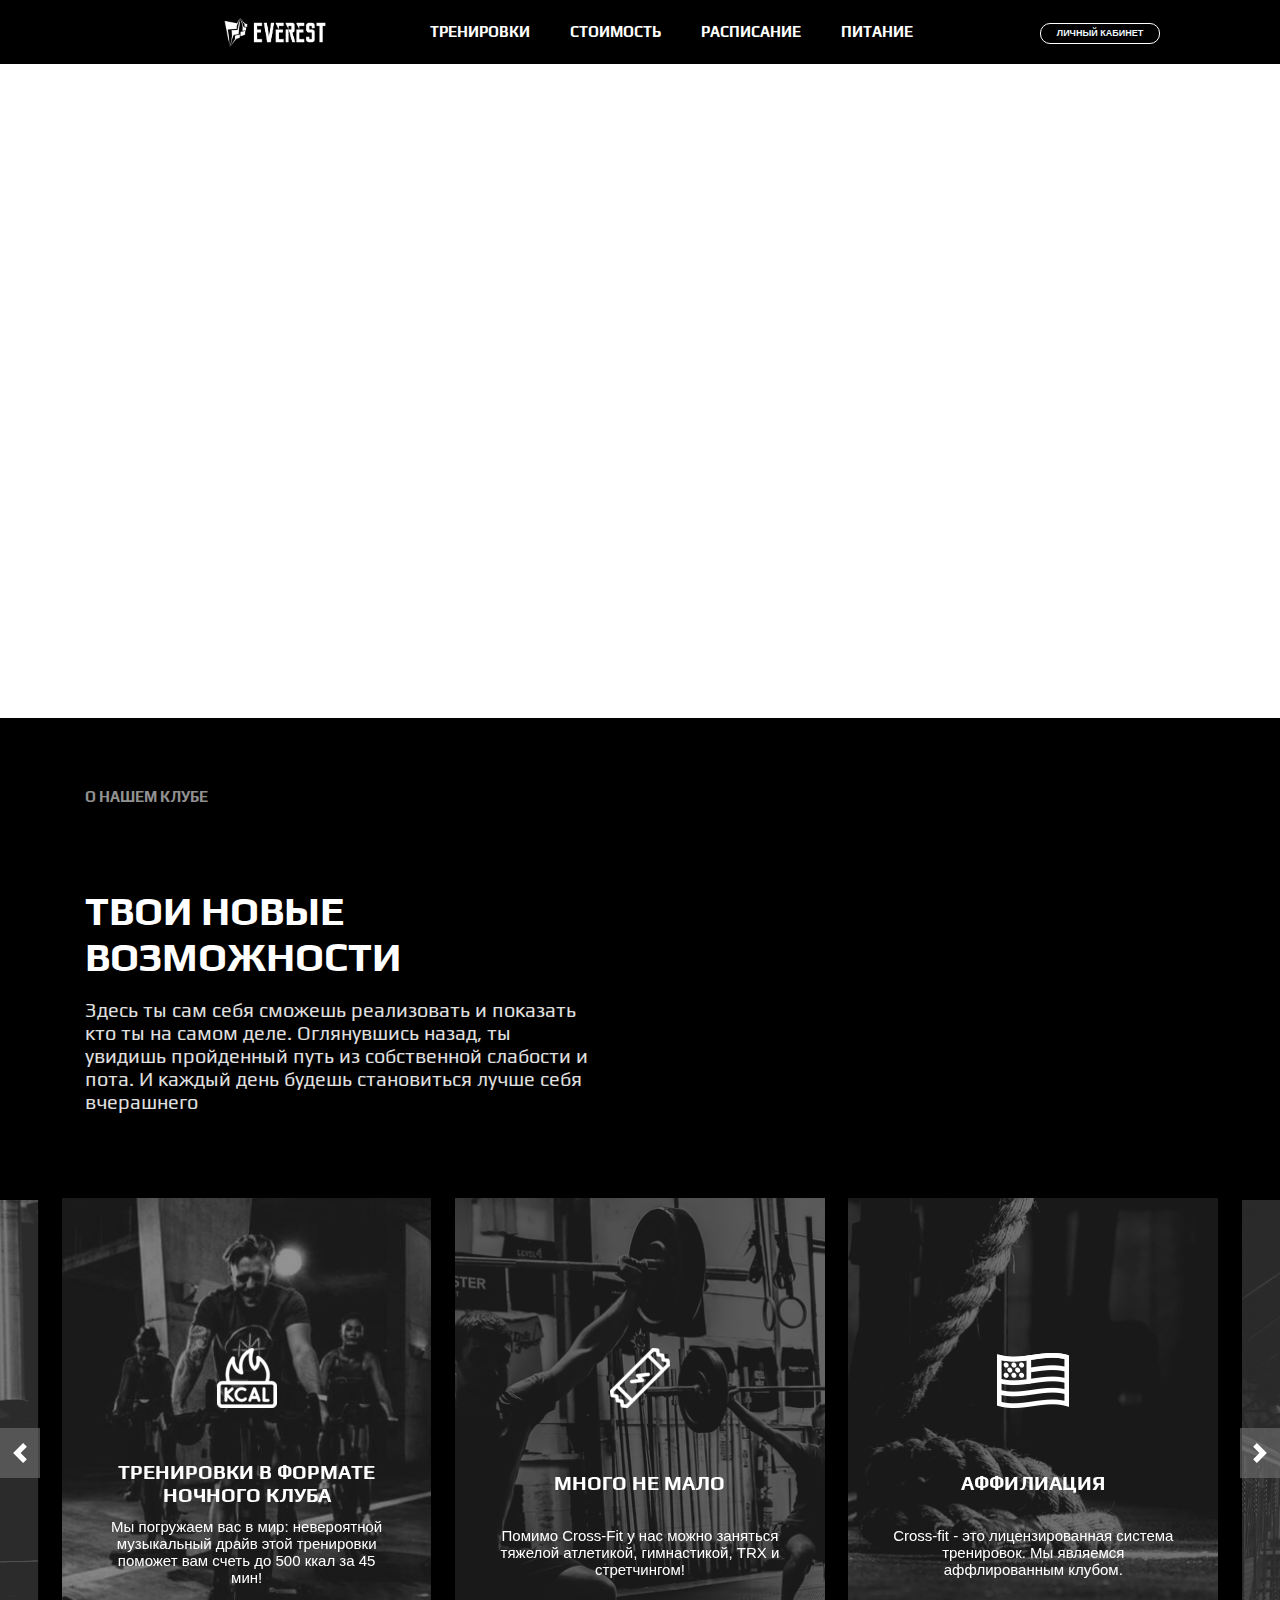
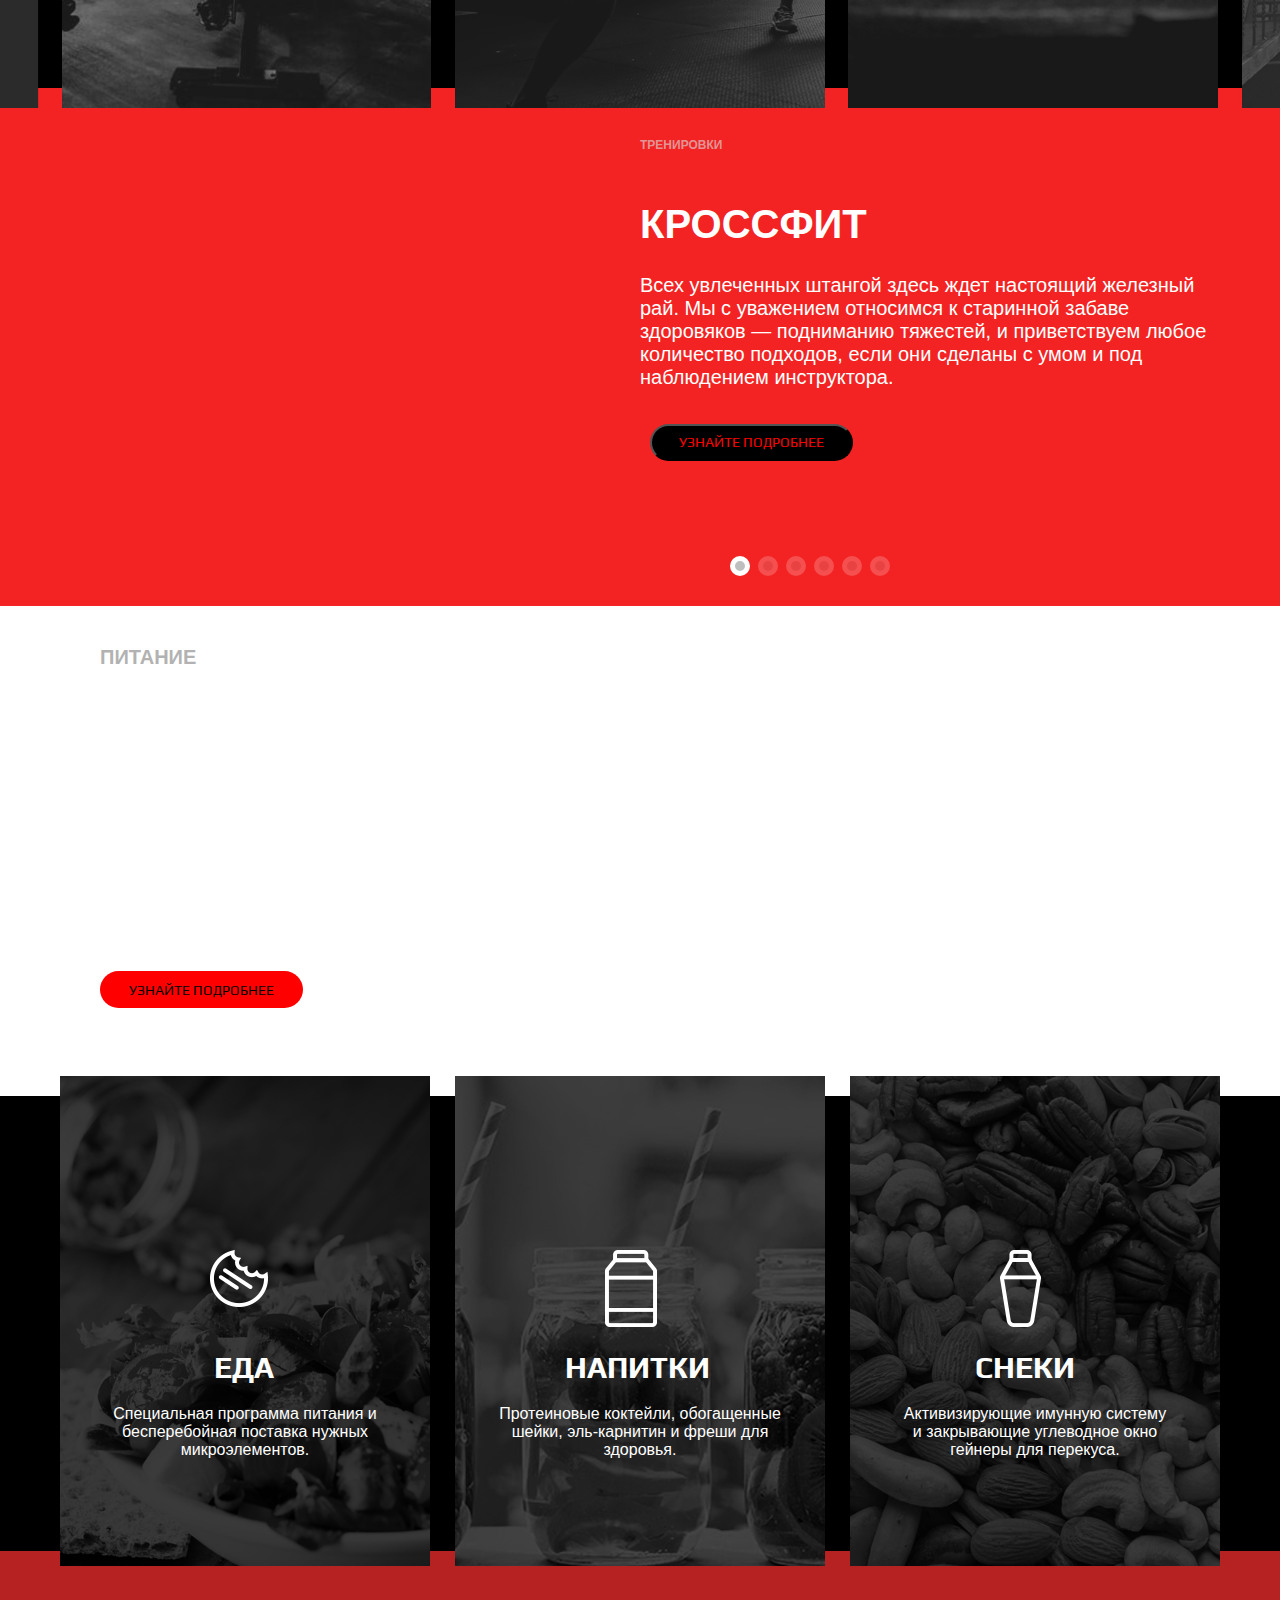
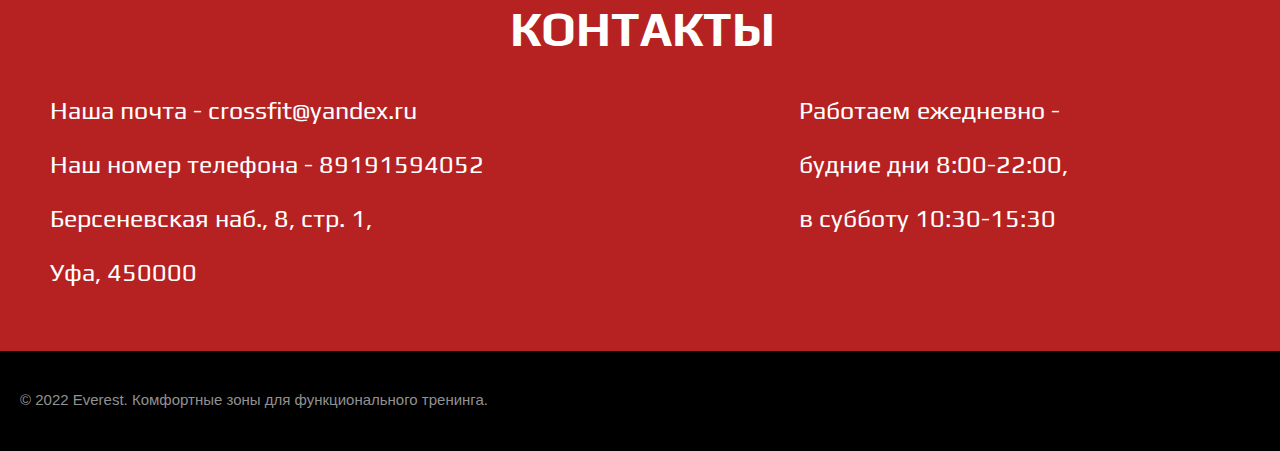
<file: index.html>
<!DOCTYPE html>
<html lang="en">
    <head>
        <meta charset="UTF-8" />
        <meta http-equiv="X-UA-Compatible" content="IE=edge" />
        <meta name="viewport" content="width=device-width" />
        <link rel="shortcut icon" href="Фото/cover.png" type="image/png">
        <link rel="stylesheet" href="Файлы/css/style.css" />
        <link
        rel="stylesheet"
        href="https://unpkg.com/swiper@8/swiper-bundle.min.css"
      />
      
      <script src="https://unpkg.com/swiper@8/swiper-bundle.min.js"></script>
        <title>Главная</title>
        <link rel="stylesheet" href="Файлы/ChiefSlider/chief-slider.min.css">
<!-- ChiefSlider JavaScript -->
    </head>
    <body>
        <div class="wrapper">
            <div class="container">
                <header class="header">
                    <div class="container">
                        <div class="header__body">
                            <a href="index.html" class="header__logo">
                                <img src="Фото/cover.png" alt="" class="" />
                            </a>
                            <div class="header__burger">
                                <span></span>
                            </div>
                            <nav class="header__menu" id="menu">
                                <ul class="header__list">
                                    <li>
                                        <a href="#tre" class="header__link"
                                           id="tren" >ТРЕНИРОВКИ</a
                                        >
                                    </li>
                                    <li>
                                        <a href="Стоимость.html" class="header__link"
                                            >СТОИМОСТЬ</a
                                        >
                                    </li>
                                    <li>
                                        <a href="Расписание.html" class="header__link"
                                            >РАСПИСАНИЕ</a
                                        >
                                    </li>
                                    <li>
                                        <a href="Питание.html" class="header__link"
                                            >ПИТАНИЕ</a
                                        >
                                    </li>
                                    <button class="button-reg">
                                        ЛИЧНЫЙ КАБИНЕТ
                                    </button>
                                </ul>
                            </nav>
                        </div>
                    </div>
                </header>
            </div>
            <div class="content">
                <div class="Glavna1 gl">
                    <div class="container">
                        <h1 class="Glavnap1">СПОРТИВНЫЙ КЛУБ В ТВОЕМ СЕРДЦЕ</h1>
                        <p class="Glavnap2">Твой путь к лучшему</p>
                     
                    </div>
                </div>
                <div class="content-bloc1">
                    <div class="section">
                        <div class="bloc1">
                            <h4>О НАШЕМ КЛУБЕ</p>
                            <h1>ТВОИ НОВЫЕ ВОЗМОЖНОСТИ</h1>
                            <p>Здесь  ты сам себя сможешь реализовать и показать

                                кто ты на самом деле. Оглянувшись назад, ты увидишь 
                                
                                пройденный путь из собственной слабости и пота.
                                
                                И каждый день будешь становиться лучше себя
                                
                                вчерашнего</p>
                                
                        </div>
                        <div class="bloc1">
                            <div class="img_bloc1 rf"></div>
                        </div>
                    </div>
                </div>
                <div class="slider">
                    <div class="slider__wrapper">
                        <div class="container">
                      <div class="slider__items">
                        
                        <div class="slider__item">
                          <!-- Контент 1 слайда -->
                          <div class="scale_img">
                          <img src="Фото/слайдер1.png">
                          </div>
                          <div class="sclae___img__icon">
                          <img src="Фото/слайд иконка1.png">
                          </div>
                          <h1>ТРЕНИРОВКИ В ФОРМАТЕ

                            НОЧНОГО КЛУБА</h1>

                            <p>Мы погружаем вас в мир: невероятной
                                музыкальный драйв этой тренировки 
                                поможет вам счеть до 500 ккал за 45
                                мин!</p>
                            
                        </div>
                        <div class="slider__item">
                          <!-- Контент 2 слайда -->
                          <div class="scale_img">
                          <img src="Фото/слайдер2.png">
                          </div>
                          <div class="sclae___img__icon">
                            <img src="Фото/слайд иконка2.png">
                            </div>
                            <h1>МНОГО НЕ МАЛО
  
                              </h1>
  
                              <p>Помимо Cross-Fit у нас можно заняться
                                тяжелой атлетикой, гимнастикой, TRX 
                                и стретчингом!</p>
                        </div>
                        <div class="slider__item">
                          <!-- Контент 3 слайда -->
                          <div class="scale_img">
                          <img src="Фото/слайдер3.png">
                          </div>
                          <div class="sclae___img__icon">
                            <img src="Фото/слайд иконка3.png">
                            </div>
                            <h1>АФФИЛИАЦИЯ
  
                              </h1>
  
                              <p>Cross-fit - это лицензированная
                                система тренировок. Мы являемся
                                аффлированным клубом.</p>
                        </div>
                        <div class="slider__item">

                          <!-- Контент 4 слайда -->
                          <div class="scale_img">
                          <img src="Фото/слайдер4.png">
                          </div>
                          <div class="sclae___img__icon">
                            <img src="Фото/слайд иконка4.png">
                            </div>
                            <h1>ПАРКИНГ
  
                              </h1>
  
                              <p>Просторная парковочная зона, напротив входа в клуб открыта для всех гостей острова и решает извечную проблему.    </p>
                        </div>
                        <div class="slider__item">
                          <!-- Контент 5 слайда -->
                          <div class="scale_img">
                          <img src="Фото/слайдер5.png">
                          </div>
                          <div class="sclae___img__icon">
                            <img src="Фото/слайд иконка5.png">
                            </div>
                            <h1>КОМАНДА МЕЧТЫ
  
                              </h1>
  
                              <p>Задача EVEREST — пристальный надзор за каждой дисциплиной. Наша команда поможет в этом.</p>
                        </div>
                      </div>
                      </div>
                    </div>
                    <a href="#" class="slider__control" data-slide="prev"></a>
                    <a href="#" class="slider__control" data-slide="next"></a>
                   
                  </div>
                  
                  <a name="tre"
                  ><div class="swiper" ></a>
                                
                    <div class="swiper-wrapper">
                        <!-- Slides -->
                        <div class="swiper-slide">
                            <div class="section">
                                <div class="bloc2">
                                    <div class="img_bloc3 rf"></div>
                                </div>
                                <div class="bloc2">
                                   <h2>ТРЕНИРОВКИ</h2>
                                   <h1>КРОССФИТ</h1>
                                   <p>Всех увлеченных штангой здесь ждет настоящий железный рай.
                                    Мы с уважением относимся к старинной забаве здоровяков
                                     — подниманию тяжестей, и приветствуем любое количество
                                    подходов, если они сделаны с умом и под наблюдением
                                    инструктора. </p>
                                    <a href="Tren1.html"><button class="button_glav3">УЗНАЙТЕ ПОДРОБНЕЕ</button></a>
                                </div>
                            </div>
                        </div>
                        <div class="swiper-slide">
                            <div class="section">
                                <div class="bloc2">
                                    <div class="img_bloc4 rf"></div>
                                </div>
                                <div class="bloc2">
                                   <h2>ТРЕНИРОВКИ</h2>
                                   <h1>САЙКЛ</h1>
                                   <p>Вращая педали в ритме музыки, вы сжигаете калории, а атмосфера ночного клуба позволит получить мощный заряд положительных эмоций. Еще никогда кардио-тренировка не была такой легкой и эмоциональной.</p>
                                   <a href="Tren2.html"><button class="button_glav3">УЗНАЙТЕ ПОДРОБНЕЕ</button></a>
                                </div>
                            </div>
                        </div>
                        <div class="swiper-slide">
                            <div class="section">
                                <div class="bloc2">
                                    <div class="img_bloc2 rf"></div>
                                </div>
                                <div class="bloc2">
                                   <h2>ТРЕНИРОВКИ</h2>
                                   <h1>ТЯЖЕЛАЯ АТЛЕТИКА</h1>
                                   <p>Всех увлеченных штангой здесь ждет настоящий железный рай. Мы с уважением относимся к старинной забаве здоровяков — подниманию тяжестей, и приветствуем любое количество подходов, если они сделаны с умом и под наблюдением инструктора. </p>
                                   <a href="Tren3.html"><button class="button_glav3">УЗНАЙТЕ ПОДРОБНЕЕ</button></a>
                                </div>
                            </div>
                        </div>
                        <div class="swiper-slide">
                            <div class="section">
                                <div class="bloc2">
                                    <div class="img_bloc5 rf"></div>
                                </div>
                                <div class="bloc2">
                                   <h2>ТРЕНИРОВКИ</h2>
                                   <h1>СТРЕТЧИНГ</h1>
                                   <p>Это особенный вид аэробики, направленный на растяжку мышц тела, развитие гибкости и эластичности. подходит для любого возраста, независимо от имеющегося уровня физической подготовки.</p>
                                   <a href="Tren4.html"><button class="button_glav3">УЗНАЙТЕ ПОДРОБНЕЕ</button></a>
                                </div>
                            </div>
                        </div>
                        <div class="swiper-slide">
                            <div class="section">
                                <div class="bloc2">
                                    <div class="img_bloc6 rf"></div>
                                </div>
                                <div class="bloc2">
                                   <h2>ТРЕНИРОВКИ</h2>
                                   <h1>TRX</h1>
                                   <p>Торжество минимализма: это упражнения с собственным весом в ограниченном пространстве. Подобный силовой тренинг на подвесных лентах — популярная среди американских «морских котиков» функциональная система. А также короткий путь к гибкому сильному телу.</p>
                                   <a href="Tren5.html"><button class="button_glav3">УЗНАЙТЕ ПОДРОБНЕЕ</button></a>
                                </div>
                            </div>
                        </div>
                        <div class="swiper-slide">
                            <div class="section">
                                <div class="bloc2">
                                    <div class="img_bloc7 rf"></div>
                                </div>
                                <div class="bloc2">
                                   <h2>ТРЕНИРОВКИ</h2>
                                   <h1>ГИМНАСТИКА</h1>
                                   <p>Гимнастика в системе CrossFit является одной из главных составляющих тренировочного процесса. Гимнастические упражнения строятся на работе с собственным весом и направлены на развитие владения своим телом в пространстве. Освоение гимнастических навыков и для общего прогресса в тренировках и физического развития.</p>
                                   <a href="Tren6.html"><button class="button_glav3">УЗНАЙТЕ ПОДРОБНЕЕ</button></a>
                                </div>
                            </div>
                        </div>
                        
                      </div>
                      <!-- If we need pagination -->
                      <div class="swiper-pagination">
                          <div class="swiper-pagination-bullet">

                          </div>
                      </div>
                    
                     
                </div>
                <div class="bloc_content rf">
                    <h2>ПИТАНИЕ</h2>
                    <h1>Руководство по
                        питанию</h1>
                        <p>Что и как нужно есть для того, чтобы получать максимальную пользу от
                            тренировок, хорошо восстанавливаться, достигать своих целей, быть
                            здоровым и полным сил.</p>
                    <a href="Питание.html"><button class="button_glav3">УЗНАЙТЕ ПОДРОБНЕЕ</button></a>
                </div>

                <div class="bloc-flex">
                <div class="container_flex">
                
                <div class="flex-bloc1">

                    <div class="flex_bloc_1">
                        <img src="Фото/еда.png" class="img_bloc1">
                        <div class="img-flex">
                            <img src="Фото/flex-bloc1.png">
                        </div>
                        <h1>ЕДА</h1>
                        <p>Специальная программа питания и
                            бесперебойная поставка нужных
                            микроэлементов.</p>
                    </div>
                    <div class="flex_bloc_1">
                        <img src="Фото/напитки.png" class="img_bloc1">
                        <div class="img-flex">
                            <img src="Фото/flex-bloc2.png">
                        </div>
                        <h1 class="h1">НАПИТКИ</h1>
                        <p>Протеиновые коктейли, обогащенные<br>
                            шейки, эль-карнитин и фреши для<br>
                            здоровья.</p>
                    </div>
                    <div class="flex_bloc_1">
                        <img src="Фото/снеки.png" class="img_bloc1">
                        <div class="img-flex">
                            <img src="Фото/flex-bloc3.png">
                        </div>
                        <h1 class="h2">СНЕКИ</h1>
                        <p>Активизирующие имунную систему<br>
                            и закрывающие углеводное окно<br>
                            гейнеры для перекуса.</p>
                    </div>
                </div>

                </div>

                </div>
                
                    <div class="contact">
                        <div class="container_content">
                        <h1>КОНТАКТЫ</h1>
                        <div class="p-contact">
                            <p>Наша почта - crossfit@yandex.ru<br></p>
                                <p>Наш номер телефона - 89191594052</p>
                            <p>Берсеневская наб., 8, стр. 1,</p>
                            <p>Уфа, 450000</p></div>
                            <div class="p-contact1">
                                <p>Работаем ежедневно -</p>
                                  <p>будние дни 8:00-22:00,</p>
                                <p>в субботу 10:30-15:30</p>
                                
                        </div>
                    </div>
                </div>

                <div class="futer">
                    
                    <p>© 2022 Everest. Комфортные зоны для функционального тренинга.</p>
                </div>





            </div>
          
        </div>
        <script src="https://code.jquery.com/jquery-3.4.1.slim.min.js"></script>
        <script src="js.js"></script>
        <script defer src="Файлы/ChiefSlider/chief-slider.js"></script>
    </body>
</html>
</file>
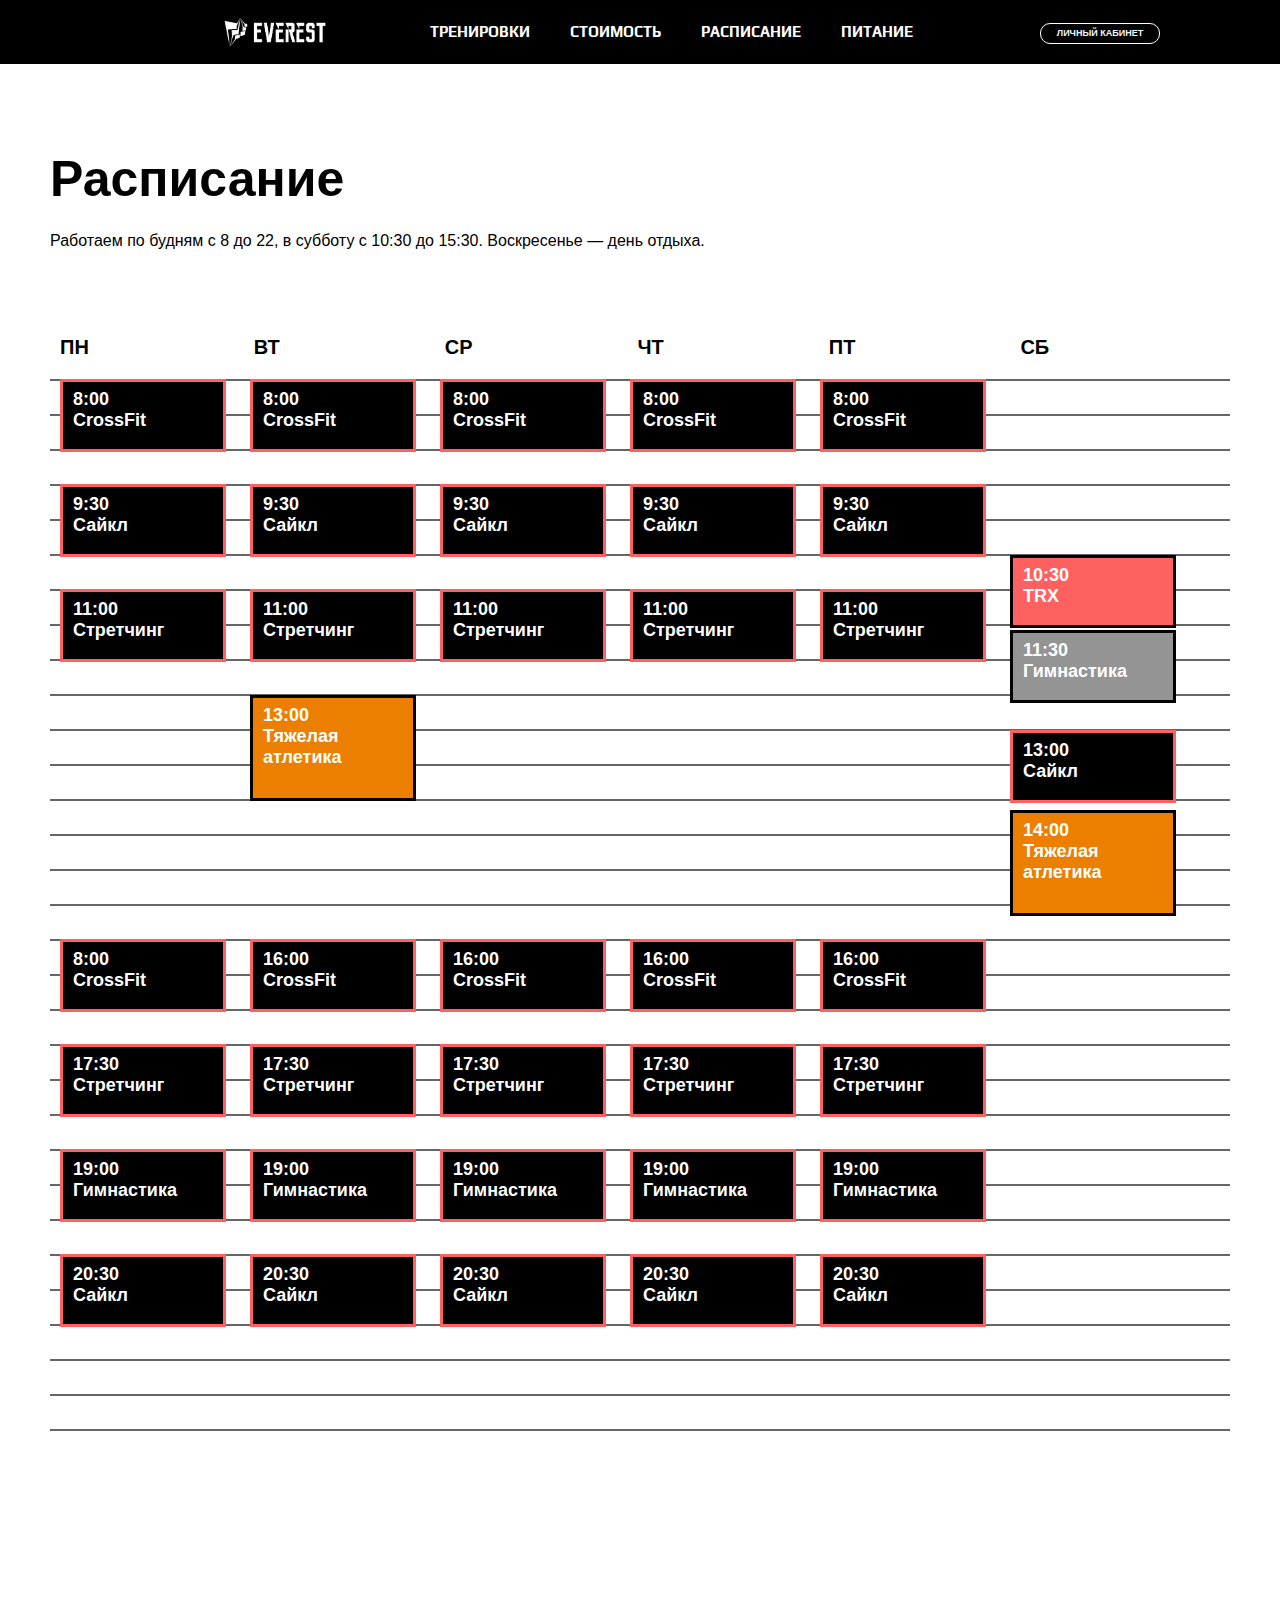
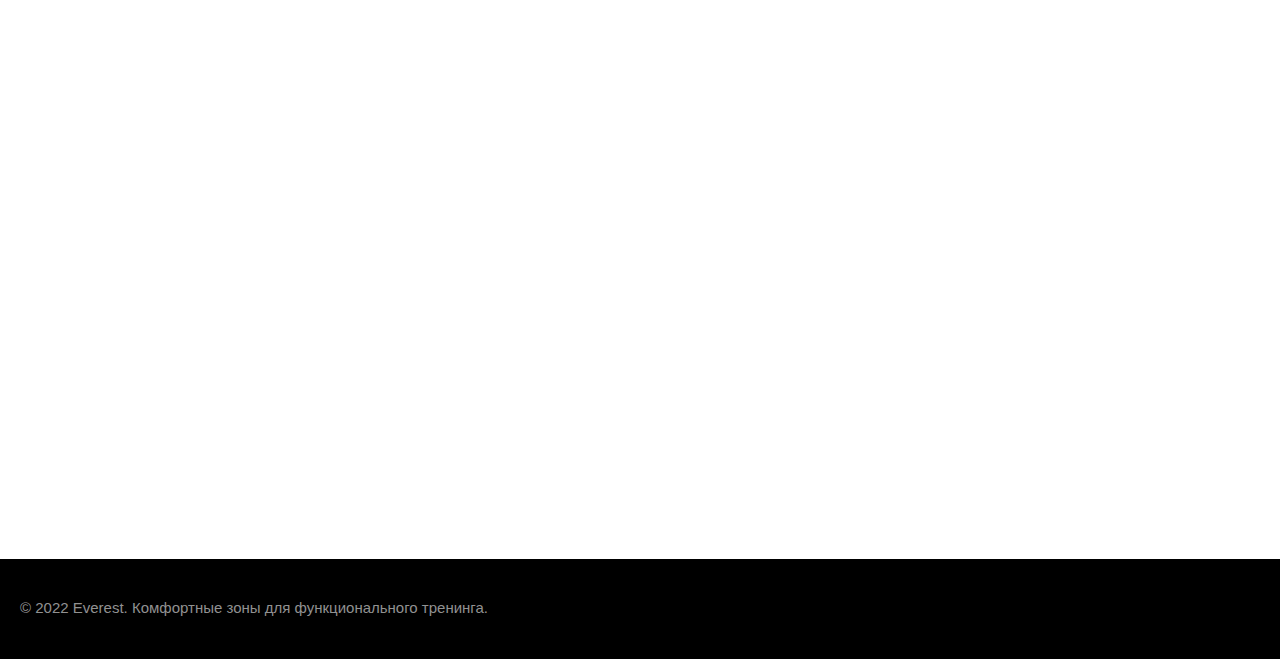
<file: Расписание.html>
<!DOCTYPE html>
<html lang="en">
    <head>
        <meta charset="UTF-8" />
        <meta http-equiv="X-UA-Compatible" content="IE=edge" />
        <meta name="viewport" content="width=device-width" />
        <link rel="shortcut icon" href="Фото/cover.png" type="image/png" />
        <link rel="stylesheet" href="Файлы/css/style.css" />
        <link
            rel="stylesheet"
            href="https://unpkg.com/swiper@8/swiper-bundle.min.css"
        />

        <script src="https://unpkg.com/swiper@8/swiper-bundle.min.js"></script>
        <title>Расписание</title>
        <link rel="stylesheet" href="Файлы/ChiefSlider/chief-slider.min.css" />
        <!-- ChiefSlider JavaScript -->
    </head>
    <body>
        <div class="wrapper">
            <div class="container">
                <header class="header">
                    <div class="container">
                        <div class="header__body">
                            <a href="index.html" class="header__logo">
                                <img src="Фото/cover.png" alt="" class="" />
                            </a>
                            <div class="header__burger">
                                <span></span>
                            </div>
                            <nav class="header__menu" id="menu">
                                <ul class="header__list">
                                    <li>
                                        <a href="#" class="header__link"
                                            >ТРЕНИРОВКИ</a
                                        >
                                    </li>
                                    <li>
                                        <a
                                            href="Стоимость.html"
                                            class="header__link"
                                            >СТОИМОСТЬ</a
                                        >
                                    </li>
                                    <li>
                                        <a href="#" class="header__link"
                                            >РАСПИСАНИЕ</a
                                        >
                                    </li>
                                    <li>
                                        <a
                                            href="Питание.html"
                                            class="header__link"
                                            >ПИТАНИЕ</a
                                        >
                                    </li>
                                    <button class="button-reg">
                                        ЛИЧНЫЙ КАБИНЕТ
                                    </button>
                                </ul>
                            </nav>
                        </div>
                    </div>
                </header>
            </div>
            <div class="bloc__ras">
                <div class="container">
                    <h1>Расписание</h1>
                    <p>
                        Работаем по будням с 8 до 22, в субботу с 10:30 до
                        15:30. Воскресенье — день отдыха.
                    </p>
                    <div class="bloc-ned">
                        <h1>ПН</h1>
                        <h1>ВТ</h1>
                        <h1>СР</h1>
                        <h1>ЧТ</h1>
                        <h1>ПТ</h1>
                        <h1>СБ</h1>
                    </div>
                    <div class="bloc-flexras">
                        <div class="bloc1">
                            <p>8:00<br />CrossFit</p>
                        </div>
                        <div class="bloc2">
                            <p>8:00<br />CrossFit</p>
                        </div>
                        <div class="bloc3">
                            <p>8:00<br />CrossFit</p>
                        </div>
                        <div class="bloc4">
                            <p>8:00<br />CrossFit</p>
                        </div>
                        <div class="bloc5">
                            <p>8:00<br />CrossFit</p>
                        </div>
                        <div class="bloc1-1">
                            <p>9:30<br />Сайкл</p>
                        </div>
                        <div class="bloc2-2">
                            <p>9:30<br />Сайкл</p>
                        </div>
                        <div class="bloc3-3">
                            <p>9:30<br />Сайкл</p>
                        </div>
                        <div class="bloc4-4">
                            <p>9:30<br />Сайкл</p>
                        </div>
                        <div class="bloc5-5">
                            <p>9:30<br />Сайкл</p>
                        </div>
                        <div class="bloc1-1_2">
                            <p>11:00<br />Стретчинг</p>
                        </div>
                        <div class="bloc2-2_2">
                            <p>11:00<br />Стретчинг</p>
                        </div>
                        <div class="bloc3-3_2">
                            <p>11:00<br />Стретчинг</p>
                        </div>
                        <div class="bloc4-4_2">
                            <p>11:00<br />Стретчинг</p>
                        </div>
                        <div class="bloc5-5_2">
                            <p>11:00<br />Стретчинг</p>
                        </div>
                        <div class="bloc6">
                            <p>10:30<br />TRX</p>
                        </div>
                        <div class="bloc6_1">
                            <p>11:30<br />Гимнастика</p>
                        </div>
                        <div class="bloc6_2">
                            <p>13:00<br />Сайкл</p>
                        </div>
                        <div class="bloc7">
                            <p>13:00<br />Тяжелая атлетика</p>
                        </div>
                        <div class="bloc7_1">
                            <p>14:00<br />Тяжелая атлетика</p>
                        </div>
                        <div class="bloc1-1_3">
                            <p>8:00<br />CrossFit</p>
                        </div>
                        <div class="bloc2-2_3">
                            <p>16:00<br />CrossFit</p>
                        </div>
                        <div class="bloc3-3_3">
                            <p>16:00<br />CrossFit</p>
                        </div>
                        <div class="bloc4-4_3">
                            <p>16:00<br />CrossFit</p>
                        </div>
                        <div class="bloc5-5_3">
                            <p>16:00<br />CrossFit</p>
                        </div>
                        <div class="bloc1-1_4">
                            <p>17:30<br />Стретчинг</p>
                        </div>
                        <div class="bloc2-2_4">
                            <p>17:30<br />Стретчинг</p>
                        </div>
                        <div class="bloc3-3_4">
                            <p>17:30<br />Стретчинг</p>
                        </div>
                        <div class="bloc4-4_4">
                            <p>17:30<br />Стретчинг</p>
                        </div>
                        <div class="bloc5-5_4">
                            <p>17:30<br />Стретчинг</p>
                        </div>
                        <div class="bloc1-1_5">
                            <p>19:00<br />Гимнастика</p>
                        </div>
                        <div class="bloc2-2_5">
                            <p>19:00<br />Гимнастика</p>
                        </div>
                        <div class="bloc3-3_5">
                            <p>19:00<br />Гимнастика</p>
                        </div>
                        <div class="bloc4-4_5">
                            <p>19:00<br />Гимнастика</p>
                        </div>
                        <div class="bloc5-5_5">
                            <p>19:00<br />Гимнастика</p>
                        </div>
                        <div class="bloc1-1_6">
                            <p>20:30<br />Сайкл</p>
                        </div>
                        <div class="bloc2-2_6">
                            <p>20:30<br />Сайкл</p>
                        </div>
                        <div class="bloc3-3_6">
                            <p>20:30<br />Сайкл</p>
                        </div>
                        <div class="bloc4-4_6">
                            <p>20:30<br />Сайкл</p>
                        </div>
                        <div class="bloc5-5_6">
                            <p>20:30<br />Сайкл</p>
                        </div>
                    </div>

                    <div class="bloc-hr">
                        <hr />
                        <hr />
                        <hr />
                        <hr />
                        <hr />
                        <hr />
                        <hr />
                        <hr />
                        <hr />
                        <hr />
                        <hr />
                        <hr />
                        <hr />
                        <hr />
                        <hr />
                        <hr />
                        <hr />
                        <hr />
                        <hr />
                        <hr />
                        <hr />
                        <hr />
                        <hr />
                        <hr />
                        <hr />
                        <hr />
                        <hr />
                        <hr />
                        <hr />
                        <hr />
                        <hr />
                    </div>
                </div>
            </div>
            <div class="bloc-zavka gl">
                <div class="container">
                    <h1>Попробуйте кросcфит!</h1>
                    <p>
                        Приходите на пробное занятие по кроссфиту в любой будний
                        день.<br />
                        Все тренировки проходят в группах с тренером. Никакая
                        предварительная<br />
                        подготовка не требуется.
                    </p>
                    <button>Записаться сейчас</button>
                </div>
            </div>
            <div class="futer-ras">
                <p>
                    © 2022 Everest. Комфортные зоны для функционального
                    тренинга.
                </p>
            </div>
        </div>
    </body>
</html>
</file>
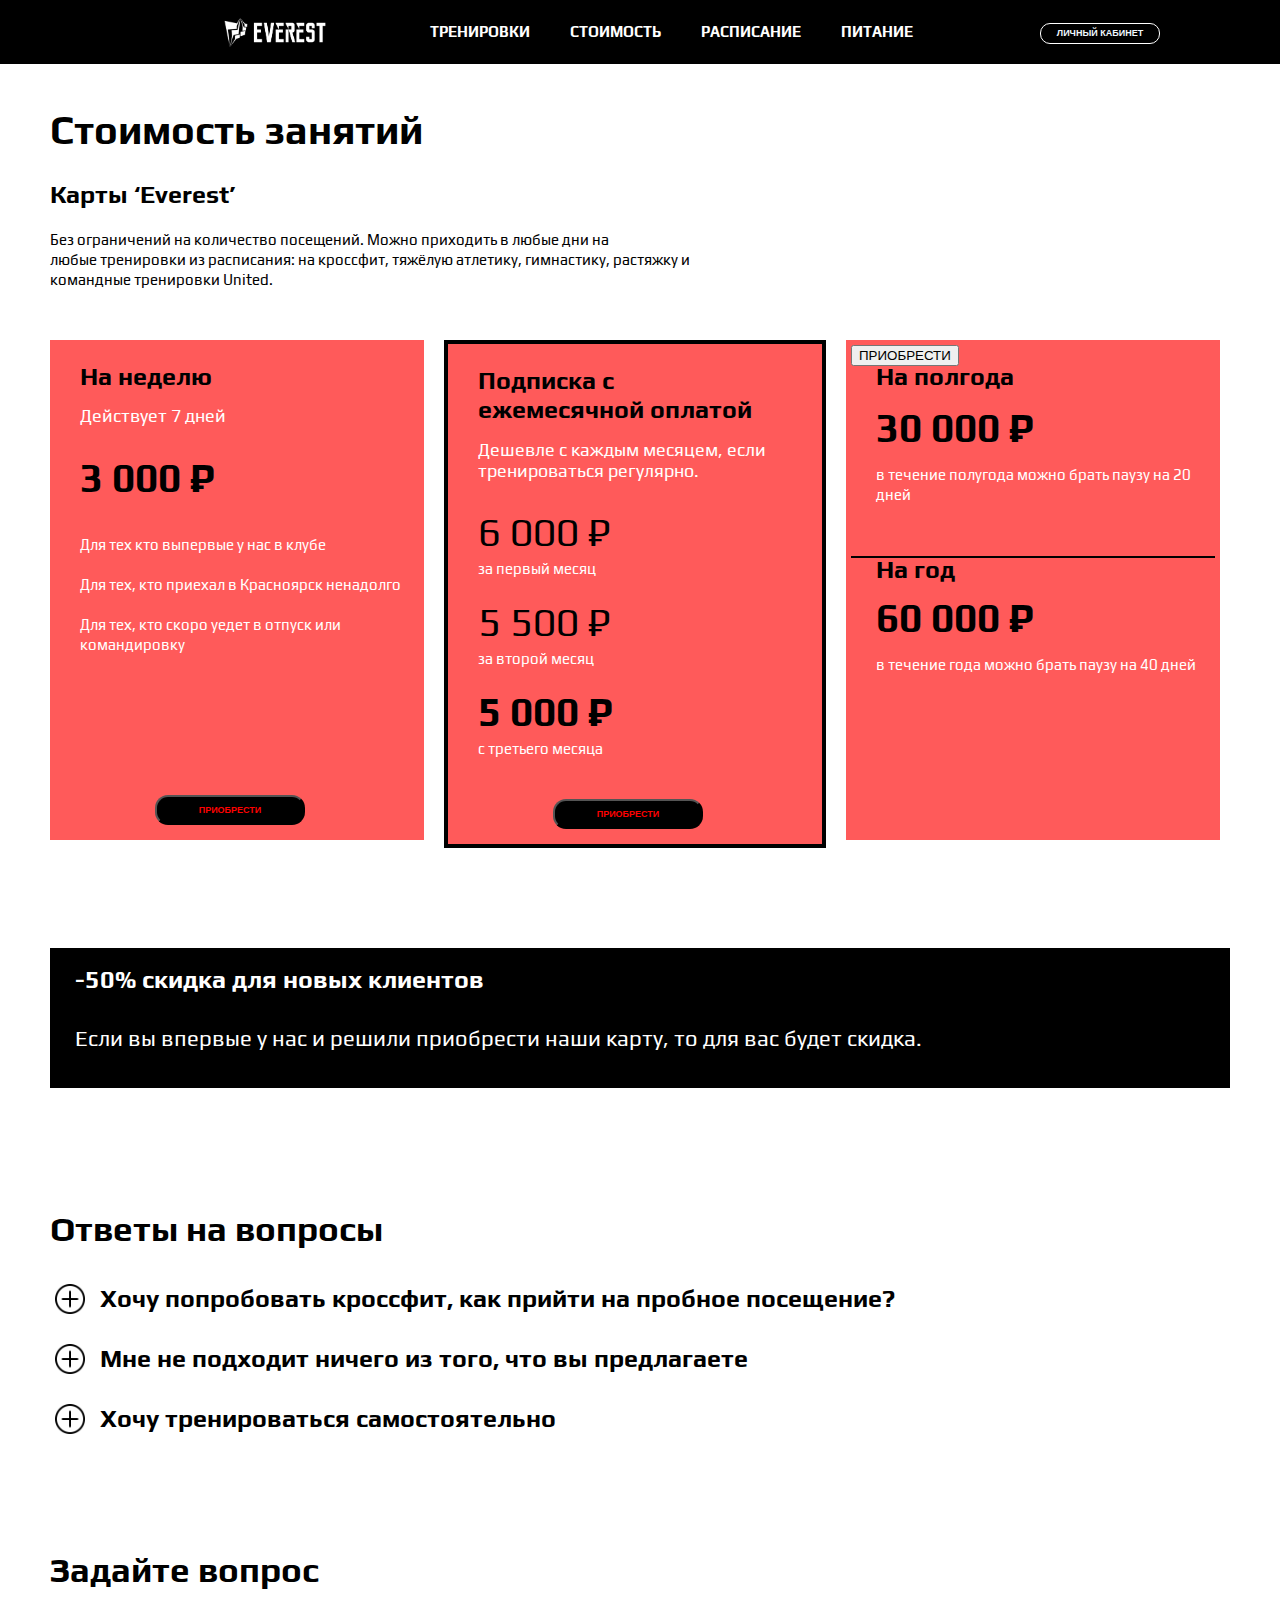
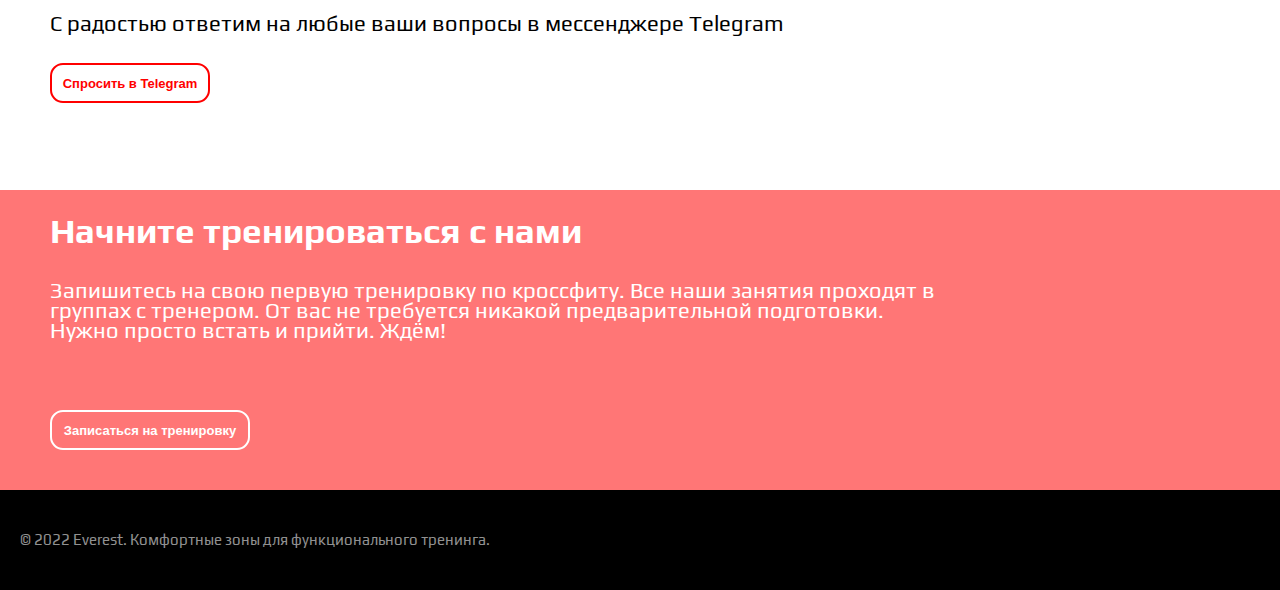
<file: Стоимость.html>
<!DOCTYPE html>
<html lang="en">
    <head>
        <meta charset="UTF-8" />
        <meta http-equiv="X-UA-Compatible" content="IE=edge" />
        <meta name="viewport" content="width=device-width" />
        <link rel="shortcut icon" href="Фото/cover.png" type="image/png" />
        <link rel="stylesheet" href="Файлы/css/style.css" />
        <link
            rel="stylesheet"
            href="https://unpkg.com/swiper@8/swiper-bundle.min.css"
        />

        <script src="https://unpkg.com/swiper@8/swiper-bundle.min.js"></script>
        <title>Стоимость</title>
        <link rel="stylesheet" href="Файлы/ChiefSlider/chief-slider.min.css" />
        <!-- ChiefSlider JavaScript -->
    </head>
</html>
<body>
    <div class="wrapper">
        <div class="container">
            <header class="header">
                <div class="container">
                    <div class="header__body">
                        <a href="index.html" class="header__logo">
                            <img src="Фото/cover.png" alt="" class="" />
                        </a>
                        <div class="header__burger">
                            <span></span>
                        </div>
                        <nav class="header__menu" id="menu">
                            <ul class="header__list">
                                <li>
                                    <a href="#" class="header__link"
                                        >ТРЕНИРОВКИ</a
                                    >
                                </li>
                                <li>
                                    <a href="#" class="header__link"
                                        >СТОИМОСТЬ</a
                                    >
                                </li>
                                <li>
                                    <a
                                        href="Расписание.html"
                                        class="header__link"
                                        >РАСПИСАНИЕ</a
                                    >
                                </li>
                                <li>
                                    <a href="Питание.html" class="header__link"
                                        >ПИТАНИЕ</a
                                    >
                                </li>
                                <button class="button-reg">
                                    ЛИЧНЫЙ КАБИНЕТ
                                </button>
                            </ul>
                        </nav>
                    </div>
                </div>
            </header>
        </div>
        <div class="content-str">
            <div class="container">
                <h1>Стоимость занятий</h1>
                <h2>Карты ‘Everest’</h2>
                <p>
                    Без ограничений на количество посещений. Можно приходить в
                    любые дни на<br />
                    любые тренировки из расписания: на кроссфит, тяжёлую
                    атлетику, гимнастику, растяжку и<br />
                    командные тренировки United.
                </p>
                <div class="flex_str">
                    <div class="div-bloc1-str">
                        <h1>На неделю</h1>
                        <h2>Действует 7 дней</h2>
                        <h3>3 000 ₽</h3>
                        <p>
                            Для тех кто выпервые у нас в клубе <br /><br />
                            Для тех, кто приехал в Красноярск ненадолго<br /><br />
                            Для тех, кто скоро уедет в отпуск или командировку
                        </p>
                        <button class="button-cup">ПРИОБРЕСТИ</button>
                    </div>
                    <div class="div-bloc1-str" style="border: 4px solid">
                        <h1>
                            Подписка с<br />
                            ежемесячной оплатой
                        </h1>
                        <h2 class="h2_1">
                            Дешевле с каждым месяцем, если тренироваться
                            регулярно.
                        </h2>
                        <h3 class="h3_1">6 000 ₽</h3>
                        <p class="p_1">за первый месяц</p>
                        <h3 class="h3_2">5 500 ₽</h3>
                        <p class="p_2">за второй месяц</p>
                        <h3 class="h3_3">5 000 ₽</h3>
                        <p class="p_3">с третьего месяца</p>
                        <button class="button-cup">ПРИОБРЕСТИ</button>
                    </div>
                    <div class="div-bloc1-str">
                        <h1 class="h1_1">На полгода</h1>
                        <h3 class="h3_4">30 000 ₽</h3>
                        <p class="p_4">
                            в течение полугода можно брать паузу на 20 дней
                        </p>

                        <h1 class="h1_2">На год</h1>
                        <h3 class="h3_5">60 000 ₽</h3>
                        <p class="p_5">
                            в течение года можно брать паузу на 40 дней
                        </p>
                        <button class="button-cup-1">ПРИОБРЕСТИ</button>
                        <hr />
                    </div>
                </div>
                <div class="bloc-sale">
                    <h1>-50% скидка для новых клиентов</h1>
                    <p>
                        Если вы впервые у нас и решили приобрести наши карту, то
                        для вас будет скидка.
                    </p>
                </div>
                <div class="bloc-vopros">
                    <h1 class="h1-ot">Ответы на вопросы</h1>
                    <div class="container">
                        <div class="button_stoim">
                            <span><img src="Фото/плюс.png" /></span>
                            <span class="icon_minus"
                                ><img src="Фото/минус.png"
                            /></span>
                            <h1>
                                Хочу попробовать кроссфит, как прийти на пробное
                                посещение?
                            </h1>
                        </div>
                        <div class="menu_vopros">
                            <p>
                                Вместо пробной тренировки мы предлагаем вам
                                пробовать кроссфит целую неделю! Запишитесь на
                                первую тренировку<br />
                                (кнопка внизу страницы), приходите в зал,
                                приобретайте карту на неделю. Тренируйтесь по
                                удобному графику и в течение<br />
                                7 дней составляйте впечатление о клубе,
                                тренерах, кроссфите и своих ощущениях.<br /><br />
                                Если не чувствуете уверенности сразу прийти на
                                тренировку — заходите в гости в любой будний
                                день, во время, когда идут<br />
                                занятия. 8:00—12:00 или 16:00—22:00. Посмотрите
                                как у нас всё устроено, зададите вопросы,
                                поговорите с тренером.
                            </p>
                        </div>
                    </div>
                </div>
                <div class="bloc-vopros1">
                    <div class="container">
                        <div class="button_stoim1">
                            <span><img src="Фото/плюс.png" /></span>
                            <span class="icon_minus1"
                                ><img src="Фото/минус.png"
                            /></span>
                            <h1>
                                Мне не подходит ничего из того, что вы
                                предлагаете
                            </h1>
                        </div>
                        <div class="menu_vopros1">
                            <p>
                                Если ваша ситуация уникальна и требует
                                специального формата тренировок или оплаты —
                                расскажите нам об этом в телеграме, инстаграме
                                или по телефону. Мы постараемся придумать, как
                                помочь вам тренироваться у нас.
                            </p>
                        </div>
                    </div>
                </div>
                <div class="bloc-vopros2">
                    <div class="container">
                        <div class="button_stoim2">
                            <span><img src="Фото/плюс.png" /></span>
                            <span class="icon_minus2"
                                ><img src="Фото/минус.png"
                            /></span>
                            <h1>Хочу тренироваться самостоятельно</h1>
                        </div>
                        <div class="menu_vopros2">
                            <p>
                                Мы не предлагаем самостоятельные тренировки в
                                CrossFit Sprut. У нас нет часов Open Gym. Все
                                занятия проводим только в группах под
                                руководством тренера. Попробуйте наши тренировки
                                в группах!
                            </p>
                        </div>
                    </div>
                </div>
                <div class="bloc__telega">
                    <h1>Задайте вопрос</h1>
                    <p>
                        С радостью ответим на любые ваши вопросы в мессенджере
                        Telegram
                    </p>
                    <button class="button-telega">Спросить в Telegram</button>
                </div>
            </div>
            <div class="bloc_tren">
                <div class="container">
                    <h1>Начните тренироваться с нами</h1>
                    <p>
                        Запишитесь на свою первую тренировку по кроссфиту. Все
                        наши занятия проходят в<br />
                        группах с тренером. От вас не требуется никакой
                        предварительной подготовки.<br />
                        Нужно просто встать и прийти. Ждём!
                    </p>
                    <button class="button-tren">
                        Записаться на тренировку
                    </button>
                </div>
            </div>
            <div class="futer">
                <p>
                    © 2022 Everest. Комфортные зоны для функционального
                    тренинга.
                </p>
            </div>
        </div>
    </div>
    <script src="https://ajax.googleapis.com/ajax/libs/jquery/2.0.0/jquery.min.js"></script>
    <script src="js1.js"></script>
    <script src="js.js"></script>
</body>
</file>
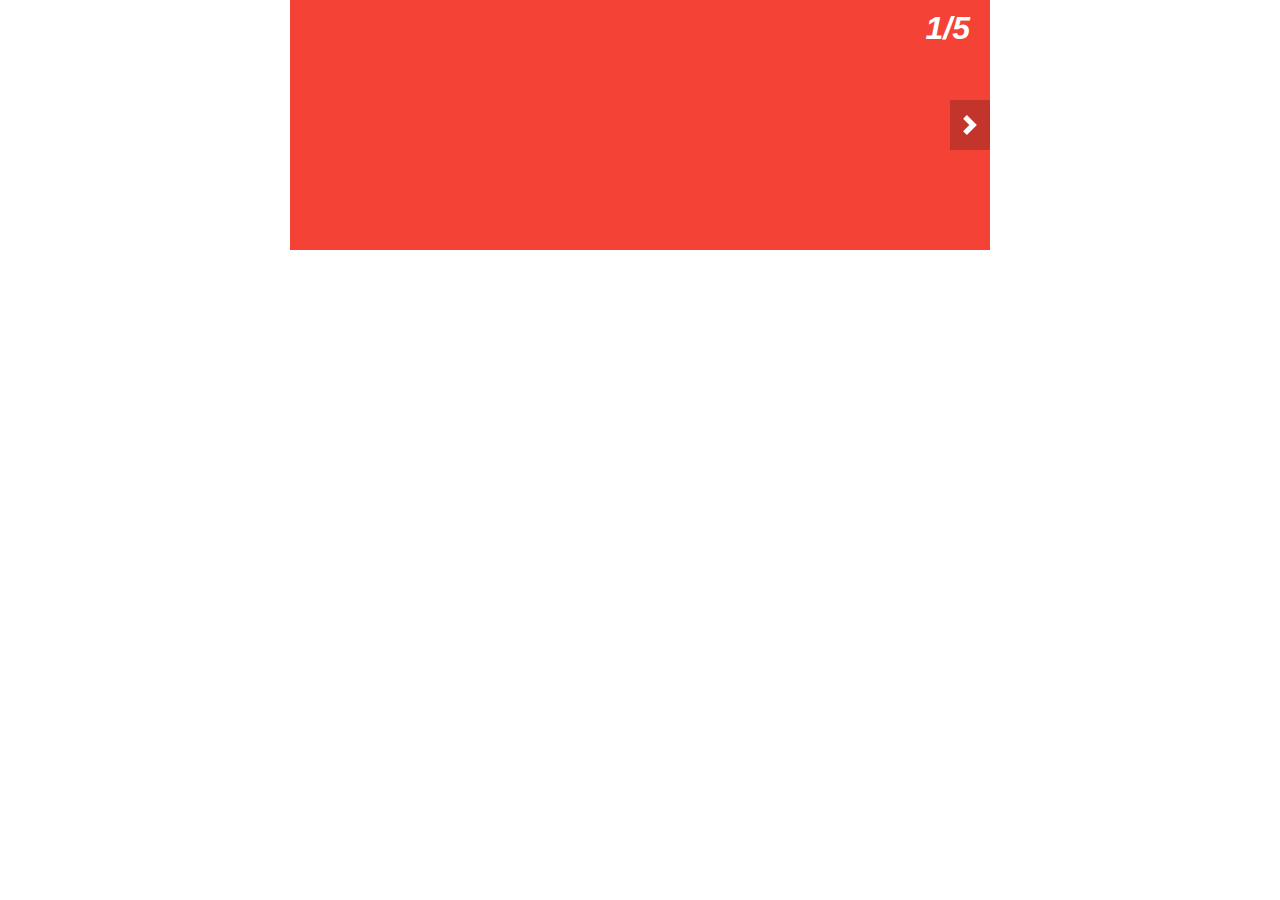
<file: Файлы/ChiefSlider/examples/01.html>
<!doctype html>
<html lang="ru">

<head>
  <meta charset="utf-8">
  <meta name="viewport" content="width=device-width, initial-scale=1">
  <title>ChiefSlider [Example 1]</title>
  <link rel="stylesheet" href="../chief-slider.css">
  <style>
    *,
    *::before,
    *::after {
      -webkit-box-sizing: border-box;
      box-sizing: border-box;
    }

    body {
      margin: 0;
      font-family: -apple-system, BlinkMacSystemFont, 'Segoe UI', Roboto,
        'Helvetica Neue', Arial, sans-serif, 'Apple Color Emoji', 'Segoe UI Emoji',
        'Segoe UI Symbol';
    }

    .container {
      max-width: 700px;
      margin: 0 auto;
    }

    .slider__container {
      padding-left: 0;
      padding-right: 0;
    }

    .slider__items {
      counter-reset: slide;
    }

    .slider__item {
      -webkit-box-flex: 0;
      -ms-flex: 0 0 100%;
      flex: 0 0 100%;
      max-width: 100%;
      counter-increment: slide;
      height: 250px;
      position: relative;
    }

    .slider__item::before {
      content: counter(slide) "/5";
      position: absolute;
      top: 10px;
      right: 20px;
      color: #fff;
      font-style: italic;
      font-size: 32px;
      font-weight: bold;
      display: block;
    }

    .slider__item:nth-child(1) {
      background-color: #f44336;
    }

    .slider__item:nth-child(2) {
      background-color: #9c27b0;
    }

    .slider__item:nth-child(3) {
      background-color: #3f51b5;
    }

    .slider__item:nth-child(4) {
      background-color: #03a9f4;
    }

    .slider__item:nth-child(5) {
      background-color: #4caf50;
    }
  </style>
  <script defer src="../chief-slider.js"></script>
  <script>
    document.addEventListener('DOMContentLoaded', function () {
      const slider = new ChiefSlider('.slider', {
        loop: false
      });
    });
  </script>
</head>

<body>

  <div class="container">

    <div class="slider">
      <div class="slider__container">
        <div class="slider__wrapper">
          <div class="slider__items">
            <div class="slider__item">
              <!-- Контент 1 слайда -->
            </div>
            <div class="slider__item">
              <!-- Контент 2 слайда -->
            </div>
            <div class="slider__item">
              <!-- Контент 3 слайда -->
            </div>
            <div class="slider__item">
              <!-- Контент 4 слайда -->
            </div>
            <div class="slider__item">
              <!-- Контент 5 слайда -->
            </div>
          </div>
        </div>
      </div>
      <a href="#" class="slider__control" data-slide="prev"></a>
      <a href="#" class="slider__control" data-slide="next"></a>
    </div>

  </div>
</body>

</html>
</file>
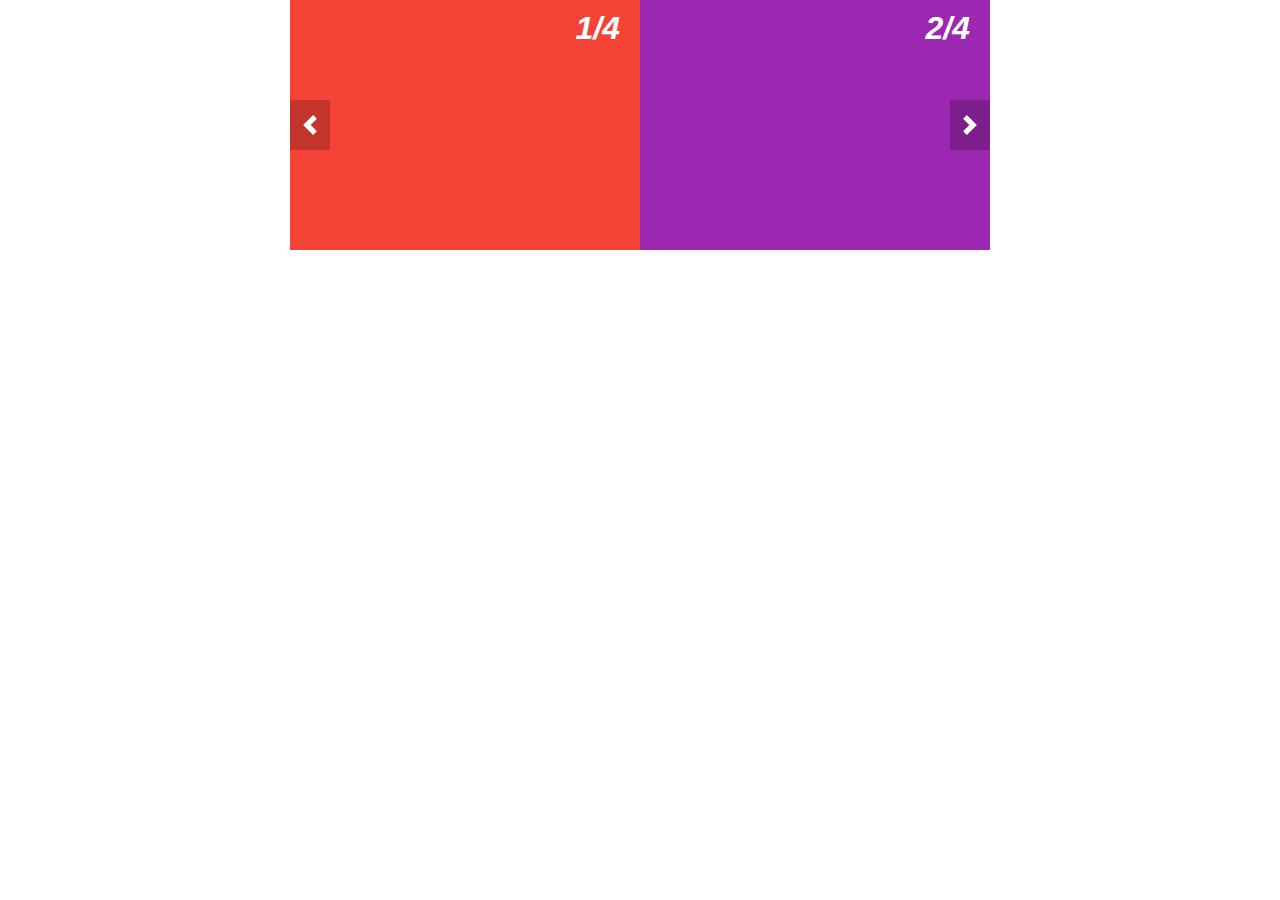
<file: Файлы/ChiefSlider/examples/02.html>
<!doctype html>
<html lang="ru">

<head>
  <meta charset="utf-8">
  <meta name="viewport" content="width=device-width, initial-scale=1">
  <title>ChiefSlider [Example 1]</title>
  <link rel="stylesheet" href="../chief-slider.css">
  <style>
    *,
    *::before,
    *::after {
      -webkit-box-sizing: border-box;
      box-sizing: border-box;
    }

    body {
      margin: 0;
      font-family: -apple-system, BlinkMacSystemFont, 'Segoe UI', Roboto,
        'Helvetica Neue', Arial, sans-serif, 'Apple Color Emoji', 'Segoe UI Emoji',
        'Segoe UI Symbol';
    }

    .container {
      max-width: 700px;
      margin: 0 auto;
    }

    .slider__container {
      padding-left: 0;
      padding-right: 0;
    }

    .slider__items {
      counter-reset: slide;
    }

    .slider__item {
      -webkit-box-flex: 0;
      -ms-flex: 0 0 50%;
      flex: 0 0 50%;
      max-width: 50%;
      counter-increment: slide;
      height: 250px;
      position: relative;
    }

    .slider__item::before {
      content: counter(slide) "/4";
      position: absolute;
      top: 10px;
      right: 20px;
      color: #fff;
      font-style: italic;
      font-size: 32px;
      font-weight: bold;
      display: block;
    }

    .slider__item:nth-child(1) {
      background-color: #f44336;
    }

    .slider__item:nth-child(2) {
      background-color: #9c27b0;
    }

    .slider__item:nth-child(3) {
      background-color: #3f51b5;
    }

    .slider__item:nth-child(4) {
      background-color: #03a9f4;
    }

    .slider__item:nth-child(5) {
      background-color: #4caf50;
    }
  </style>
</head>

<body>

  <div class="container">

    <div class="slider">
      <div class="slider__container">
        <div class="slider__wrapper">
          <div class="slider__items">
            <div class="slider__item">
              <!-- Контент 1 слайда -->
            </div>
            <div class="slider__item">
              <!-- Контент 2 слайда -->
            </div>
            <div class="slider__item">
              <!-- Контент 3 слайда -->
            </div>
            <div class="slider__item">
              <!-- Контент 4 слайда -->
            </div>
          </div>
        </div>
      </div>
      <a href="#" class="slider__control" data-slide="prev"></a>
      <a href="#" class="slider__control" data-slide="next"></a>
    </div>

  </div>

  <script src="../chief-slider.js"></script>
  <script>
    document.addEventListener('DOMContentLoaded', function () {
      const slider = new ChiefSlider('.slider', {
        loop: true
      });
    });
  </script>

</body>

</html>
</file>
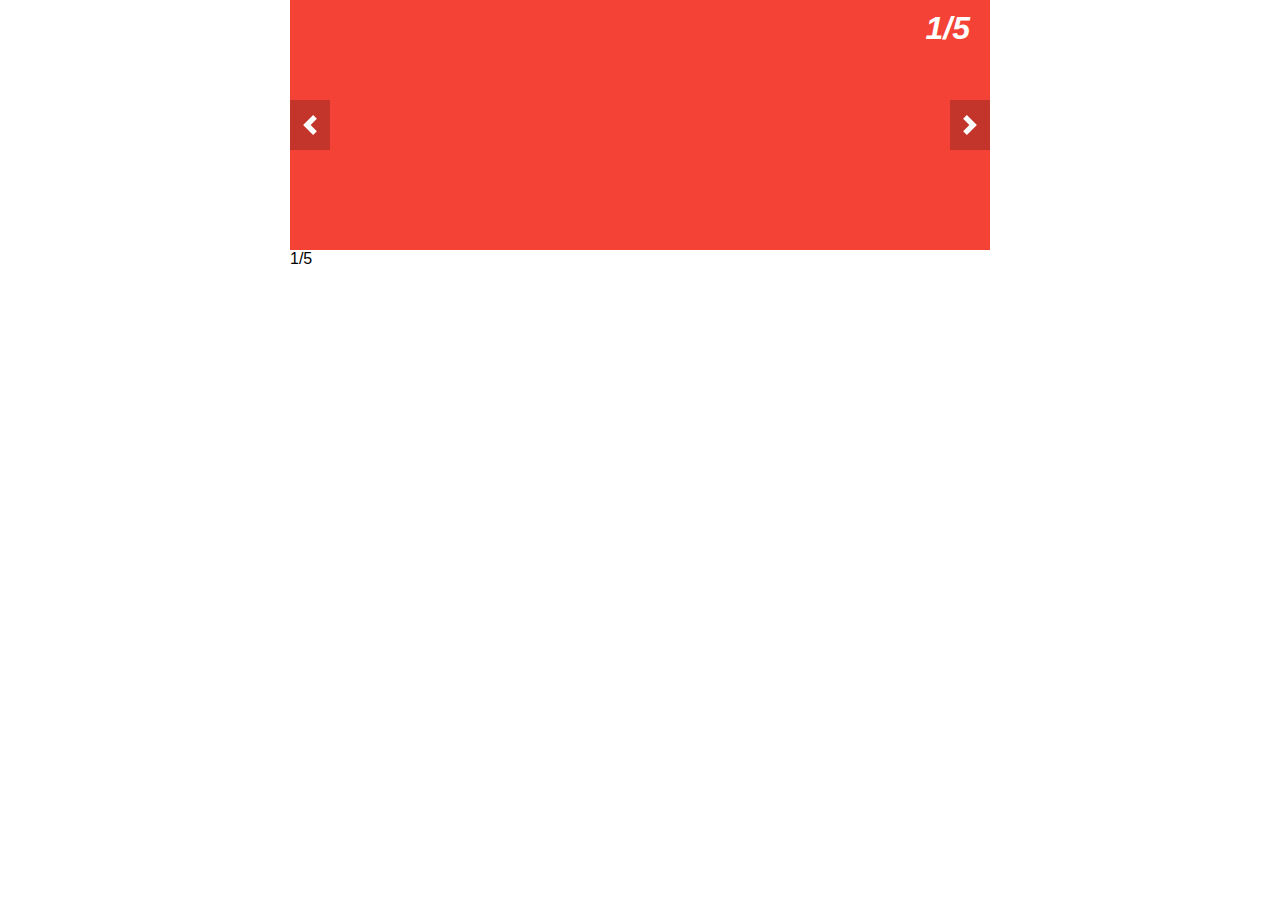
<file: Файлы/ChiefSlider/examples/03.html>
<!doctype html>
<html lang="ru">

<head>
  <meta charset="utf-8">
  <meta name="viewport" content="width=device-width, initial-scale=1">
  <title>ChiefSlider [Example 1]</title>
  <link rel="stylesheet" href="../chief-slider.css">
  <style>
    *,
    *::before,
    *::after {
      -webkit-box-sizing: border-box;
      box-sizing: border-box;
    }

    body {
      margin: 0;
      font-family: -apple-system, BlinkMacSystemFont, 'Segoe UI', Roboto,
        'Helvetica Neue', Arial, sans-serif, 'Apple Color Emoji', 'Segoe UI Emoji',
        'Segoe UI Symbol';
    }

    .container {
      max-width: 700px;
      margin: 0 auto;
    }

    .slider__container {
      padding-left: 0;
      padding-right: 0;
    }

    .slider__items {
      counter-reset: slide;
    }

    .slider__item {
      -webkit-box-flex: 0;
      -ms-flex: 0 0 100%;
      flex: 0 0 100%;
      max-width: 100%;
      counter-increment: slide;
      height: 250px;
      position: relative;
    }

    .slider__item::before {
      content: counter(slide) "/5";
      position: absolute;
      top: 10px;
      right: 20px;
      color: #fff;
      font-style: italic;
      font-size: 32px;
      font-weight: bold;
      display: block;
    }

    .slider__item:nth-child(1) {
      background-color: #f44336;
    }

    .slider__item:nth-child(2) {
      background-color: #9c27b0;
    }

    .slider__item:nth-child(3) {
      background-color: #3f51b5;
    }

    .slider__item:nth-child(4) {
      background-color: #03a9f4;
    }

    .slider__item:nth-child(5) {
      background-color: #4caf50;
    }
  </style>
  <script src="../chief-slider.js"></script>
</head>

<body>

  <div class="container">

    <div class="slider">
      <div class="slider__container">
        <div class="slider__wrapper">
          <div class="slider__items">
            <div class="slider__item">
              <!-- Контент 1 слайда -->
            </div>
            <div class="slider__item">
              <!-- Контент 2 слайда -->
            </div>
            <div class="slider__item">
              <!-- Контент 3 слайда -->
            </div>
            <div class="slider__item">
              <!-- Контент 4 слайда -->
            </div>
            <div class="slider__item">
              <!-- Контент 5 слайда -->
            </div>
          </div>
        </div>
      </div>
      <a href="#" class="slider__control" data-slide="prev"></a>
      <a href="#" class="slider__control" data-slide="next"></a>
    </div>

    <div class="slider-counter"></div>

  </div>

  <script>
    document.addEventListener('DOMContentLoaded', function () {
      const slider = new ChiefSlider('.slider', {
        loop: true
      });
      const sliderItems = document.querySelector('.slider__items');
      const sliderCounter = document.querySelector('.slider-counter');
      const updateCounter = () => {
        const index = parseInt(sliderItems.querySelector('.slider__item_active').dataset.index) + 1;
        const count = sliderItems.querySelectorAll('.slider__item').length;
        sliderCounter.textContent = `${index}/${count}`;
      }
      updateCounter();
      sliderItems.addEventListener('transitionend', updateCounter);
    });
  </script>

</body>

</html>
</file>
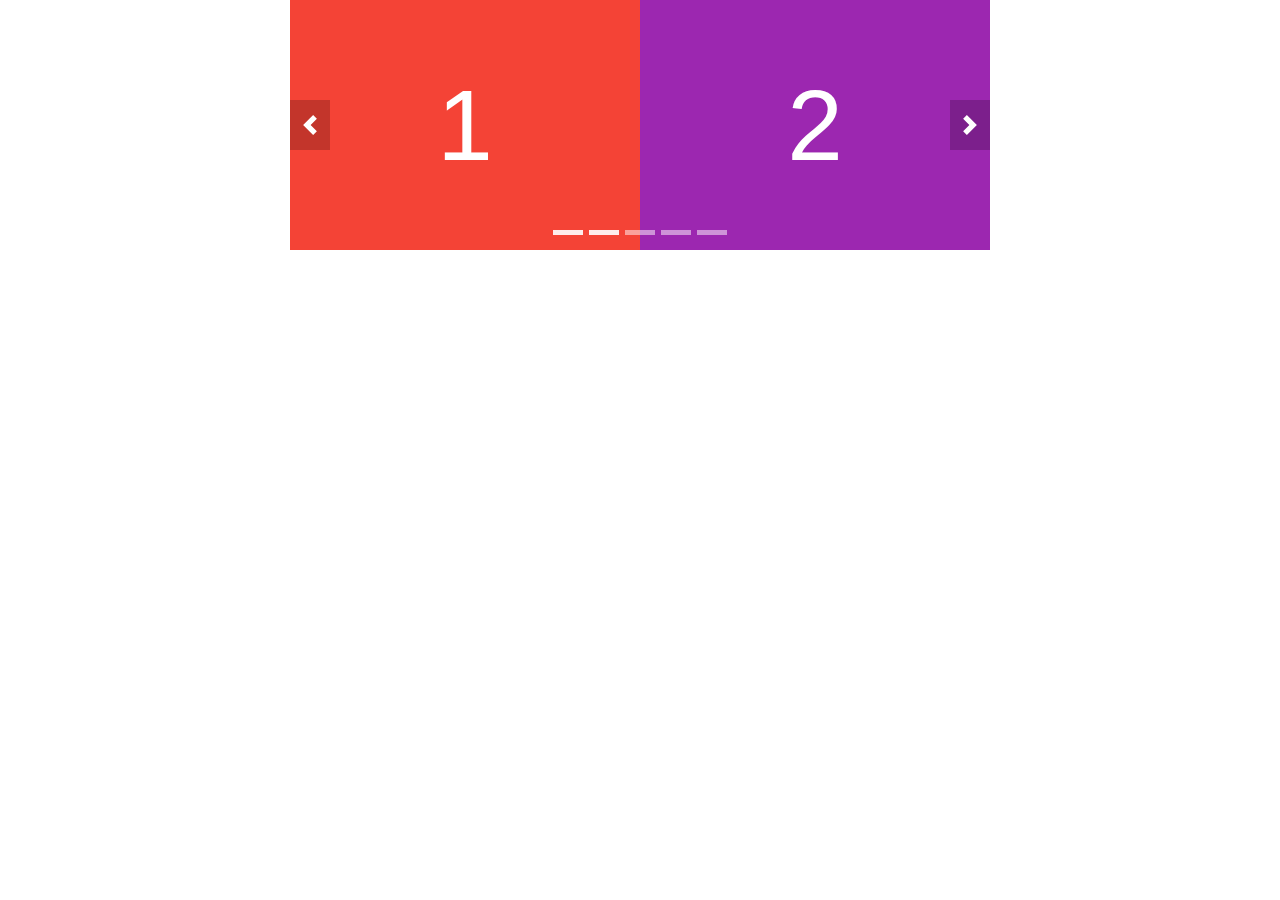
<file: Файлы/ChiefSlider/examples/04.html>
<!doctype html>
<html lang="ru">

<head>
  <meta charset="utf-8">
  <meta name="viewport" content="width=device-width, initial-scale=1">
  <title>chiefSlider - Example 4</title>
  <link rel="stylesheet" href="../chief-slider.css">
  <script src="../chief-slider.dev.js"></script>
  <script>
    document.addEventListener('DOMContentLoaded', function () {
      new ChiefSlider('.slider', {
        loop: true,
        autoplay: false,
        interval: 5000,
      });
    });
  </script>
  <style>
    *,
    *::before,
    *::after {
      box-sizing: border-box;
    }

    body {
      margin: 0;
      font-family: -apple-system, BlinkMacSystemFont, 'Segoe UI', Roboto,
        'Helvetica Neue', Arial, sans-serif, 'Apple Color Emoji', 'Segoe UI Emoji',
        'Segoe UI Symbol';
    }

    .container {
      max-width: 700px;
      margin: 0 auto;
    }

    .slider__container {
      padding-left: 0;
      padding-right: 0;
    }

    .slider__item {
      flex: 0 0 50%;
      max-width: 50%;
    }

    .slider__item-container {
      line-height: 250px;
      font-size: 100px;
      text-align: center;
      height: 250px;
      color: #fff;
    }

    .slider__item:nth-child(1) .slider__item-content {
      background-color: #f44336;
    }

    .slider__item:nth-child(2) .slider__item-content {
      background-color: #9c27b0;
    }

    .slider__item:nth-child(3) .slider__item-content {
      background-color: #3f51b5;
    }

    .slider__item:nth-child(4) .slider__item-content {
      background-color: #03a9f4;
    }

    .slider__item:nth-child(5) .slider__item-content {
      background-color: #4caf50;
    }
  </style>
</head>

<body>

  <div class="container">

    <div class="slider" data-slider="chiefslider">
      <div class="slider__container">
        <div class="slider__wrapper">
          <div class="slider__items">
            <div class="slider__item">
              <div class="slider__item-container">
                <div class="slider__item-content">1</div>
              </div>
            </div>
            <div class="slider__item">
              <div class="slider__item-container">
                <div class="slider__item-content">2</div>
              </div>
            </div>
            <div class="slider__item">
              <div class="slider__item-container">
                <div class="slider__item-content">3</div>
              </div>
            </div>
            <div class="slider__item">
              <div class="slider__item-container">
                <div class="slider__item-content">4</div>
              </div>
            </div>
            <div class="slider__item">
              <div class="slider__item-container">
                <div class="slider__item-content">5</div>
              </div>
            </div>
          </div>
        </div>
      </div>
      <a href="#" class="slider__control" data-slide="prev"></a>
      <a href="#" class="slider__control" data-slide="next"></a>
      <ol class="slider__indicators">
        <li data-slide-to="0"></li>
        <li data-slide-to="1"></li>
        <li data-slide-to="2"></li>
        <li data-slide-to="3"></li>
        <li data-slide-to="4"></li>
      </ol>
    </div>

  </div>
</body>

</html>
</file>
<file: Файлы/css/style.css>
@charset "UTF-8";
@import url("https://fonts.googleapis.com/css2?family=Play&display=swap");
html,
body {
  height: 100%;
  margin: 0px;
  font-family: Arial, Helvetica, sans-serif;
  scroll-behavior: smooth;
}

.container {
  max-width: 1180px;
  margin: 0px auto;
  padding: 0px 5px;
}

.header {
  position: fixed;
  width: 100%;
  top: 0;
  left: 0;
  z-index: 50;
}

header:before {
  content: "";
  position: absolute;
  top: 0;
  left: 0;
  width: 100%;
  height: 80%;
  background-color: rgb(0, 0, 0);
  z-index: 2;
}

.header__body {
  position: relative;
  display: -webkit-box;
  display: -ms-flexbox;
  display: flex;
  -webkit-box-pack: justify;
      -ms-flex-pack: justify;
          justify-content: space-between;
  height: 80px;
  -webkit-box-align: center;
      -ms-flex-align: center;
          align-items: center;
}

.header__logo {
  -webkit-box-flex: 0;
      -ms-flex: 0 0 150px;
          flex: 0 0 150px;
  overflow: hidden;
  position: relative;
  z-index: 3;
  margin-left: 150px;
  margin-top: -15px;
}

.header__logo img {
  max-width: 100%;
  display: block;
}

.header__burger {
  display: none;
}

.header__list {
  display: -webkit-box;
  display: -ms-flexbox;
  display: flex;
  z-index: 2;
  position: relative;
  margin-right: 700px;
  margin-top: -1px;
}

.header__list li {
  list-style: none;
  margin: 0px 0px 0px 40px;
}

.header__link {
  color: rgb(255, 255, 255);
  text-transform: uppercase;
  font-size: 15px;
  font-weight: 600;
  font-family: "Play", sans-serif;
  text-decoration: none;
}

.button-reg {
  width: 120px;
  height: 21px;
  background-color: rgb(0, 0, 0);
  border: 1px solid rgb(255, 255, 255);
  position: absolute;
  margin-left: 650px;
  border-radius: 10px;
  font-size: 9px;
  font-weight: 700;
  color: aliceblue;
}

@media (max-width: 900px) {
  .header__burger {
    position: relative;
    display: block;
    width: 30px;
    height: 20px;
    position: relative;
    z-index: 3;
  }

  .header__burger span {
    position: absolute;
    background-color: rgb(255, 255, 255);
    position: absolute;
    left: -10px;
    width: 100%;
    height: 2px;
    top: 9px;
  }

  .header__burger:before {
    content: "";
    position: absolute;
    background-color: rgb(255, 255, 255);
    width: 100%;
    height: 2px;
    left: -10px;
  }
  .header__burger:after {
    content: "";
    position: absolute;
    background-color: rgb(255, 255, 255);
    width: 100%;
    height: 2px;
    left: -10px;
    top: -8px;
  }

  .header__burger:before {
    top: 0;
  }

  .header__burger:after {
    bottom: 0;
  }

  .header__menu {
    position: fixed;
    top: 0;
    left: -290%;
    width: 100%;
    height: 40%;
    background-color: rgb(200, 58, 58);
    padding: 70px 10px 20px 10px;
    overflow: auto;
  }

  .header__list {
    display: block;
  }

  .header__list li {
    margin: 0px 0px 20px 0px;
  }

  .header__burger:before {
    top: 0;
  }

  .header__burger:after {
    bottom: 0;
  }

  .header__burger.active:before {
    -webkit-transform: rotate(34deg);
            transform: rotate(34deg);
    top: 2px;
  }

  .header__burger.active:after {
    -webkit-transform: rotate(-34deg);
            transform: rotate(-34deg);
    top: 2px;
  }

  .header__burger.active span {
    -webkit-transform: scale(0);
            transform: scale(0);
  }

  .header__menu.active {
    left: 0;
    -webkit-transition: 0.5s;
    transition: 0.5s;
  }

  .header__logo {
    -webkit-box-flex: 0;
        -ms-flex: 0 0 40px;
            flex: 0 0 40px;
    margin-left: -7%;
  }

  .header__body {
    height: 70px;
  }

  .button-reg {
    width: 120px;
    height: 21px;
    background-color: rgb(0, 0, 0);
    border: 1px solid rgb(255, 255, 255);
    position: absolute;
    margin-left: -5px;
    border-radius: 10px;
    font-size: 9px;
    font-weight: 700;
    color: aliceblue;
  }

  .header__logo {
    -webkit-box-flex: 0;
        -ms-flex: 0 0 140px;
            flex: 0 0 140px;
    overflow: hidden;
    position: relative;
    z-index: 3;
    margin-left: 5px;
    margin-top: -13px;
  }

  .header__logo img {
    max-width: 100%;
    display: block;
  }
}
.content {
  /*слайдер*/
}
.content .Glavna1 {
  height: 700px;
  padding: 18px 0 0;
  position: relative;
  background-image: url("https://mskcrossfit.ru/wp-content/uploads/2017/03/download.jpg");
}
.content .gl {
  background-position: 50%;
  background-repeat: no-repeat;
  background-size: cover;
}
.content .Glavnap1 {
  margin-left: 685px;
  margin-top: 310px;
  color: rgb(255, 255, 255);
  font-size: 50px;
  width: 510px;
  position: absolute;
  font-style: normal;
  font-weight: 700;
  font-family: "Play", sans-serif;
}
.content .Glavnap2 {
  color: rgb(255, 255, 255);
  margin-left: 690px;
  margin-top: 450px;
  position: absolute;
  font-size: 20px;
  font-weight: 700;
  font-style: normal;
  font-family: "Play", sans-serif;
}
.content .button_glav {
  position: absolute;
  width: 203px;
  height: 37px;
  background: #ff2f2f;
  border-radius: 31px;
  margin-top: 470px;
  margin-left: 690px;
  font-family: "Play", sans-serif;
  font-style: normal;
  font-weight: 700;
  font-size: 14px;
}
.content .section {
  display: -webkit-box;
  display: -ms-flexbox;
  display: flex;
}
.content .section .bloc1 {
  -webkit-box-flex: 1;
      -ms-flex: 1;
          flex: 1;
  padding: 0px;
  margin-bottom: 20px;
  height: 1090px;
  background: #000000;
}
.content .section .bloc1 button {
  position: absolute;
  font-family: "Play", sans-serif;
  font-style: normal;
  font-weight: 700;
  font-size: 14px;
  background: #ff2f2f;
  border-radius: 31px;
  width: 203px;
  height: 37px;
  margin-left: 80px;
  margin-top: 15px;
}
.content .section .bloc1 .img_bloc1 {
  height: 481px;
  padding: 18px 0 0;
  position: relative;
  background-image: url("https://mskcrossfit.ru/wp-content/uploads/2017/03/about2.jpg");
}
.content .section .bloc1 .rf {
  background-position: 50%;
  background-repeat: no-repeat;
  background-size: cover;
}
.content .section .bloc1 h4 {
  color: aliceblue;
  font-style: normal;
  font-weight: 700;
  font-size: 15px;
  margin-top: 70px;
  color: #919191;
  position: absolute;
  margin-left: 85px;
  font-family: "Play", sans-serif;
}
.content .section .bloc1 h1 {
  font-style: normal;
  font-weight: 700;
  font-size: 40px;
  position: absolute;
  color: #ffffff;
  width: 450px;
  margin-top: 170px;
  margin-left: 85px;
  font-family: "Play", sans-serif;
}
.content .section .bloc1 p {
  font-weight: 400;
  font-size: 20px;
  color: #e0e0e0;
  position: relative;
  margin-top: 280px;
  font-family: "Play", sans-serif;
  margin-left: 85px;
  margin-right: 50px;
  display: block;
}
.content .slider__wrapper {
  overflow: hidden;
  margin-top: -630px;
  height: 510px;
  position: relative;
  z-index: 45;
}
.content .slider__item {
  -webkit-box-flex: 0;
      -ms-flex: 0 0 33.3333333333%;
          flex: 0 0 33.3333333333%;
  max-width: 33.3333333333%;
  display: -webkit-box;
  display: -ms-flexbox;
  display: flex;
  -webkit-box-pack: center;
      -ms-flex-pack: center;
          justify-content: center;
  -webkit-box-align: center;
      -ms-flex-align: center;
          align-items: center;
  color: rgba(255, 255, 255, 0.8);
  font-size: 7rem;
  position: relative;
}
.content .slider__item .sclae___img__icon {
  position: absolute;
  margin-top: -170px;
}
.content .slider__item .scale_img {
  display: inline-block;
  /* Строчно-блочный элемент */
  overflow: hidden;
  /* Скрываем всё за контуром */
}
.content .slider__item .scale_img img {
  position: relative;
  -webkit-transition: 0.2s;
  transition: 0.2s;
  /* Время эффекта */
  display: block;
  /* Убираем небольшой отступ снизу */
}
.content .slider__item .scale_img img:hover {
  -webkit-transform: scale(1.1);
          transform: scale(1.1);
  background-color: #ff2f2f;
}
.content .slider__item h1 {
  font-size: 20px;
  position: absolute;
  width: 270px;
  margin-top: 70px;
  color: rgb(255, 255, 255);
  text-align: center;
  font-family: "Play", sans-serif;
}
.content .slider__item p {
  font-size: 15px;
  color: #ffffff;
  position: absolute;
  text-align: center;
  width: 290px;
  margin-top: 210px;
}
.content .slider__control {
  background-color: rgba(114, 114, 114, 0.601);
  z-index: 46;
}
.content .swiper {
  width: 100%;
  height: 588px;
  margin-top: -90px;
  position: absolute;
}
.content .swiper-slide .section {
  display: -webkit-box;
  display: -ms-flexbox;
  display: flex;
}
.content .swiper-slide .section .bloc2 {
  -webkit-box-flex: 1;
      -ms-flex: 1;
          flex: 1;
  padding: 0px;
  margin-bottom: 40px;
  height: 590px;
  background-color: #f32323;
  margin-top: 70px;
  margin-left: -70px;
  z-index: 50;
  cursor: pointer;
}
.content .swiper-slide .section .bloc2 h2 {
  font-size: 10px;
  margin-top: 50px;
  color: #000;
  color: rgba(216, 216, 216, 0.64);
  font-weight: 700;
  font-size: 12px;
  margin-left: 70px;
}
.content .swiper-slide .section .bloc2 h1 {
  font-style: normal;
  font-weight: 700;
  font-size: 40px;
  color: #ffffff;
  margin-left: 70px;
  margin-top: 50px;
}
.content .swiper-slide .section .bloc2 p {
  font-style: normal;
  font-weight: 200;
  font-size: 20px;
  margin-left: 70px;
  margin-right: 70px;
  color: #ffffff;
}
.content .swiper-slide .section .bloc2 .button_glav3 {
  position: absolute;
  font-family: "Play", sans-serif;
  font-style: normal;
  font-weight: 300;
  font-size: 14px;
  background: #000000;
  border-radius: 31px;
  width: 203px;
  color: #ff0000;
  height: 37px;
  margin-left: 80px;
  margin-top: 15px;
  cursor: pointer;
}
.content .swiper-slide .section .bloc2 .img_bloc1 {
  height: 500px;
  padding: 18px 0 0;
  position: relative;
  background-image: url("https://mskcrossfit.ru/wp-content/uploads/2017/03/cf.jpg");
}
.content .swiper-slide .section .bloc2 .img_bloc2 {
  height: 500px;
  padding: 18px 0 0;
  position: relative;
  background-image: url("https://sun2.ufanet.userapi.com/s/v1/ig2/F1s8hn7BXn0SfRyC5IQDXhh9QrOD7JkvGhRqggeL6huffJNw8JeWrWz5UckfzU6dkNUlA17f0VkjAab6nrf6Wbcq.jpg?size=633x477&quality=96&type=album");
}
.content .swiper-slide .section .bloc2 .img_bloc3 {
  height: 500px;
  padding: 18px 0 0;
  position: relative;
  background-image: url("https://sun9-north.userapi.com/sun9-85/s/v1/ig2/Vo3_pLayTsGDN1YdFjVW5zHFyjdwUO2gMv8UPMF0d1ToeVngNlb4Y6SHvd0VbqbKupcYGJKWwCcDVTJEBNaiwHuB.jpg?size=633x477&quality=96&type=album");
}
.content .swiper-slide .section .bloc2 .img_bloc4 {
  height: 500px;
  padding: 18px 0 0;
  position: relative;
  background-image: url("https://sun1.ufanet.userapi.com/s/v1/ig2/SVdgO_kXfOq01c2_Q1Cm9SASVi88d-gXvL-LRqBaxHbqCAlVQQzhBZj7G5zhY2WUdbi0d7G4OoZA1vmhkFD-Phaz.jpg?size=633x477&quality=96&type=album");
}
.content .swiper-slide .section .bloc2 .img_bloc5 {
  height: 500px;
  padding: 18px 0 0;
  position: relative;
  background-image: url("https://sun1.ufanet.userapi.com/s/v1/ig2/bY_Dtss0Xg9JfXfW45wNQ3LR_exQD5Hn2HVbg_Sozg08YVNeUnY0m80aJr7VSmxFHord8I2wl13wmSYFt56sgAwC.jpg?size=633x477&quality=96&type=album");
}
.content .swiper-slide .section .bloc2 .img_bloc6 {
  height: 500px;
  padding: 18px 0 0;
  position: relative;
  background-image: url("https://sun2.ufanet.userapi.com/s/v1/ig2/4JRke4-aSwAHO-oAcHl6yaRQ8u54xwA3FcAOISKQ23WXhNdP2dDaYVppRfHS2WStJxqWd4IAc0Pz1nxL6BOWdw-c.jpg?size=633x477&quality=96&type=album");
}
.content .swiper-slide .section .bloc2 .img_bloc7 {
  height: 500px;
  padding: 18px 0 0;
  position: relative;
  background-image: url("https://mskcrossfit.ru/wp-content/uploads/2017/03/about2.jpg");
}
.content .swiper-slide .section .bloc2 .rf {
  background-position: 50%;
  background-repeat: no-repeat;
  background-size: cover;
}
.content .swiper-pagination {
  margin-left: 170px;
  margin-top: -40px;
  position: relative;
  z-index: 4;
}
.content .swiper .swiper-pagination-bullet {
  width: 10px;
  height: 10px;
  border: 5px solid #ffffff;
  background-color: #bebebe;
}
.content .swiper .swiper-button-disabled {
  color: #000;
}
.content .bloc_content {
  padding: 0px;
  height: 490px;
  background-image: url("https://sun9-9.userapi.com/s/v1/ig2/cipFXGXImrnqNAZloNl144FWOUBwfMXp2M9cvqiS3IxOX6KKLFyDHF62PXpu1mJ-dx1L5ChcGaNTDft-nIZe3oFL.jpg?size=1440x489&quality=96&type=album");
  margin-top: 498px;
  z-index: 5;
  background-repeat: no-repeat;
  cursor: pointer;
}
.content .bloc_content .rf {
  background-position: 50%;
  background-repeat: no-repeat;
  background-size: cover;
}
.content .bloc_content .button_glav3 {
  position: absolute;
  font-family: "Play", sans-serif;
  font-style: normal;
  font-weight: 300;
  font-size: 14px;
  background: #ff0000;
  border-radius: 31px;
  width: 203px;
  border: none;
  color: #000000;
  height: 37px;
  margin-left: 100px;
  margin-top: 365px;
  cursor: pointer;
}
.content .bloc_content h2 {
  position: absolute;
  color: #b2b2b2;
  font-size: 20px;
  margin-left: 100px;
  margin-top: 40px;
}
.content .bloc_content h1 {
  position: absolute;
  font-size: 45px;
  width: 400px;
  color: #ffffff;
  margin-top: 110px;
  margin-left: 100px;
}
.content .bloc_content p {
  position: absolute;
  font-size: 25px;
  color: #ffffff;
  margin-top: 230px;
  margin-right: 520px;
  margin-left: 100px;
}
.content .bloc-flex {
  background-color: #000000;
  height: 455px;
}
.content .bloc-flex .container_flex {
  max-width: 1180px;
  margin: 0px auto;
  padding: 0px 5px;
}
.content .bloc-flex .container_flex .flex-bloc1 {
  display: -webkit-box;
  display: -ms-flexbox;
  display: flex;
}
.content .bloc-flex .container_flex .flex-bloc1 .flex_bloc_1 {
  -webkit-box-flex: 1;
      -ms-flex: 1;
          flex: 1;
  padding: 0px;
  margin-left: 10px;
  height: 490px;
  margin-right: 15px;
  background: #8ee391;
  z-index: 10;
  margin-top: -20px;
}
.content .bloc-flex .container_flex .flex-bloc1 .flex_bloc_1 .img-flex {
  position: absolute;
  margin-top: -320px;
  margin-left: 150px;
}
.content .bloc-flex .container_flex .flex-bloc1 .flex_bloc_1 h1 {
  position: absolute;
  font-size: 30px;
  margin-top: -220px;
  margin-left: 154px;
  font-weight: 700;
  color: #ffffff;
  font-family: "Play", sans-serif;
}
.content .bloc-flex .container_flex .flex-bloc1 .flex_bloc_1 .h1 {
  position: absolute;
  font-size: 30px;
  margin-top: -220px;
  margin-left: 110px;
  font-weight: 700;
  color: #ffffff;
}
.content .bloc-flex .container_flex .flex-bloc1 .flex_bloc_1 .h2 {
  position: absolute;
  font-size: 30px;
  margin-top: -220px;
  margin-left: 125px;
  font-weight: 700;
  color: #ffffff;
}
.content .bloc-flex .container_flex .flex-bloc1 .flex_bloc_1 p {
  font-weight: 400;
  font-size: 16px;
  text-align: center;
  position: relative;
  margin-top: -165px;
  color: #ffffff;
}
.content .contact {
  background-color: rgb(182, 34, 34);
  width: 100%;
  position: absolute;
  height: 400px;
}
.content .contact .container_content {
  max-width: 1180px;
  margin: 0px auto;
  padding: 0px 5px;
}
.content .contact .container_content h1 {
  font-weight: 700;
  font-size: 48px;
  color: #ffffff;
  font-family: "Play", sans-serif;
  margin-top: 50px;
  margin-left: 460px;
  position: absolute;
}
.content .contact .container_content .p-contact {
  position: absolute;
  color: #ffffff;
  font-family: "Play", sans-serif;
  margin-top: 120px;
  font-size: 25px;
}
.content .contact .container_content .p-contact p {
  padding-top: -5px;
}
.content .contact .container_content .p-contact1 {
  position: absolute;
  color: #ffffff;
  font-family: "Play", sans-serif;
  margin-top: 120px;
  font-size: 25px;
  margin-left: 749px;
  width: 320px;
}
.content .futer {
  background-color: #000;
  width: 100%;
  height: 100px;
  position: absolute;
  margin-top: 400px;
}
.content .futer p {
  color: #919191;
  font-size: 15px;
  margin-top: 40px;
  margin-left: 20px;
}

@media (max-width: 1179px) {
  .content {
    /*слайдер*/
  }
  .content .Glavna1 {
    height: 700px;
    padding: 18px 0 0;
    position: relative;
    background-image: url("https://mskcrossfit.ru/wp-content/uploads/2017/03/download.jpg");
  }
  .content .gl {
    background-position: 50%;
    background-repeat: no-repeat;
    background-size: cover;
  }
  .content .Glavnap1 {
    margin-left: 600px;
    margin-top: 310px;
    color: rgb(255, 255, 255);
    font-size: 36px;
    width: 400px;
    position: absolute;
    font-style: normal;
    font-weight: 700;
    font-family: "Play", sans-serif;
  }
  .content .Glavnap2 {
    color: rgb(255, 255, 255);
    margin-left: 605px;
    margin-top: 400px;
    position: absolute;
    font-size: 16px;
    font-weight: 700;
    font-style: normal;
    font-family: "Play", sans-serif;
  }
  .content .button_glav {
    position: absolute;
    width: 203px;
    height: 37px;
    background: #ff2f2f;
    border-radius: 31px;
    margin-top: 470px;
    margin-left: 600px;
    font-family: "Play", sans-serif;
    font-style: normal;
    font-weight: 700;
    font-size: 14px;
  }
  .content .section {
    display: -webkit-box;
    display: -ms-flexbox;
    display: flex;
  }
  .content .section .bloc1 {
    -webkit-box-flex: 1;
        -ms-flex: 1;
            flex: 1;
    padding: 0px;
    margin-bottom: 20px;
    height: 1090px;
    background: #000000;
  }
  .content .section .bloc1 button {
    position: absolute;
    font-family: "Play", sans-serif;
    font-style: normal;
    font-weight: 700;
    font-size: 14px;
    background: #ff2f2f;
    border-radius: 31px;
    width: 203px;
    height: 37px;
    margin-left: 80px;
    margin-top: 15px;
  }
  .content .section .bloc1 .img_bloc1 {
    height: 481px;
    padding: 18px 0 0;
    position: relative;
    background-image: url("https://mskcrossfit.ru/wp-content/uploads/2017/03/about2.jpg");
  }
  .content .section .bloc1 .rf {
    background-position: 50%;
    background-repeat: no-repeat;
    background-size: cover;
  }
  .content .section .bloc1 h4 {
    color: aliceblue;
    font-style: normal;
    font-weight: 700;
    font-size: 15px;
    margin-top: 50px;
    color: #919191;
    position: absolute;
    margin-left: 85px;
    font-family: "Play", sans-serif;
  }
  .content .section .bloc1 h1 {
    font-style: normal;
    font-weight: 700;
    font-size: 40px;
    position: absolute;
    color: #ffffff;
    width: 450px;
    margin-top: 110px;
    margin-left: 85px;
    font-family: "Play", sans-serif;
  }
  .content .section .bloc1 p {
    font-weight: 400;
    font-size: 20px;
    color: #e0e0e0;
    position: relative;
    margin-top: 220px;
    font-family: "Play", sans-serif;
    margin-left: 85px;
    margin-right: 50px;
    display: block;
  }
  .content .slider__wrapper {
    overflow: hidden;
    margin-top: -630px;
    height: 510px;
    position: relative;
    z-index: 45;
  }
  .content .slider__item {
    -webkit-box-flex: 0;
        -ms-flex: 0 0 38.3333333333%;
            flex: 0 0 38.3333333333%;
    max-width: 40.3333333333%;
    display: -webkit-box;
    display: -ms-flexbox;
    display: flex;
    -webkit-box-pack: center;
        -ms-flex-pack: center;
            justify-content: center;
    -webkit-box-align: center;
        -ms-flex-align: center;
            align-items: center;
    color: rgba(255, 255, 255, 0.8);
    font-size: 7rem;
    position: relative;
  }
  .content .slider__item .sclae___img__icon {
    position: absolute;
    margin-top: -170px;
  }
  .content .slider__item .scale_img {
    display: inline-block;
    /* Строчно-блочный элемент */
    overflow: hidden;
    /* Скрываем всё за контуром */
  }
  .content .slider__item .scale_img img {
    position: relative;
    -webkit-transition: 0.2s;
    transition: 0.2s;
    /* Время эффекта */
    display: block;
    /* Убираем небольшой отступ снизу */
  }
  .content .slider__item .scale_img img:hover {
    -webkit-transform: scale(1.1);
            transform: scale(1.1);
    background-color: #ff2f2f;
  }
  .content .slider__item h1 {
    font-size: 20px;
    position: absolute;
    width: 270px;
    margin-top: 70px;
    color: rgb(255, 255, 255);
    text-align: center;
    font-family: "Play", sans-serif;
  }
  .content .slider__item p {
    font-size: 15px;
    color: #ffffff;
    position: absolute;
    text-align: center;
    width: 290px;
    margin-top: 210px;
  }
  .content .slider__control {
    background-color: rgba(114, 114, 114, 0.601);
    z-index: 46;
  }
  .content .swiper {
    width: 100%;
    height: 588px;
    margin-top: -90px;
    position: absolute;
  }
  .content .swiper-slide .section {
    display: -webkit-box;
    display: -ms-flexbox;
    display: flex;
  }
  .content .swiper-slide .section .bloc2 {
    -webkit-box-flex: 1;
        -ms-flex: 1;
            flex: 1;
    padding: 0px;
    margin-bottom: 40px;
    height: 590px;
    background-color: #f32323;
    margin-top: 70px;
    z-index: 50;
    cursor: pointer;
  }
  .content .swiper-slide .section .bloc2 h2 {
    font-size: 10px;
    margin-top: 50px;
    color: #000;
    color: rgba(216, 216, 216, 0.64);
    font-weight: 700;
    font-size: 12px;
    margin-left: 70px;
  }
  .content .swiper-slide .section .bloc2 h1 {
    font-style: normal;
    font-weight: 700;
    font-size: 40px;
    color: #ffffff;
    margin-left: 70px;
    margin-top: 50px;
  }
  .content .swiper-slide .section .bloc2 p {
    font-style: normal;
    font-weight: 200;
    font-size: 20px;
    margin-left: 70px;
    margin-right: 70px;
    color: #ffffff;
  }
  .content .swiper-slide .section .bloc2 .button_glav3 {
    position: absolute;
    font-family: "Play", sans-serif;
    font-style: normal;
    font-weight: 300;
    font-size: 14px;
    background: #000000;
    border-radius: 31px;
    width: 203px;
    color: #ff0000;
    height: 37px;
    margin-left: 80px;
    margin-top: 15px;
    cursor: pointer;
  }
  .content .swiper-slide .section .bloc2 .img_bloc1 {
    height: 500px;
    padding: 18px 0 0;
    position: relative;
    background-image: url("https://mskcrossfit.ru/wp-content/uploads/2017/03/cf.jpg");
  }
  .content .swiper-slide .section .bloc2 .img_bloc2 {
    height: 500px;
    padding: 18px 0 0;
    position: relative;
    background-image: url("https://sun2.ufanet.userapi.com/s/v1/ig2/F1s8hn7BXn0SfRyC5IQDXhh9QrOD7JkvGhRqggeL6huffJNw8JeWrWz5UckfzU6dkNUlA17f0VkjAab6nrf6Wbcq.jpg?size=633x477&quality=96&type=album");
  }
  .content .swiper-slide .section .bloc2 .img_bloc3 {
    height: 500px;
    padding: 18px 0 0;
    position: relative;
    background-image: url("https://sun9-north.userapi.com/sun9-85/s/v1/ig2/Vo3_pLayTsGDN1YdFjVW5zHFyjdwUO2gMv8UPMF0d1ToeVngNlb4Y6SHvd0VbqbKupcYGJKWwCcDVTJEBNaiwHuB.jpg?size=633x477&quality=96&type=album");
  }
  .content .swiper-slide .section .bloc2 .img_bloc4 {
    height: 500px;
    padding: 18px 0 0;
    position: relative;
    background-image: url("https://sun1.ufanet.userapi.com/s/v1/ig2/SVdgO_kXfOq01c2_Q1Cm9SASVi88d-gXvL-LRqBaxHbqCAlVQQzhBZj7G5zhY2WUdbi0d7G4OoZA1vmhkFD-Phaz.jpg?size=633x477&quality=96&type=album");
  }
  .content .swiper-slide .section .bloc2 .img_bloc5 {
    height: 500px;
    padding: 18px 0 0;
    position: relative;
    background-image: url("https://sun1.ufanet.userapi.com/s/v1/ig2/bY_Dtss0Xg9JfXfW45wNQ3LR_exQD5Hn2HVbg_Sozg08YVNeUnY0m80aJr7VSmxFHord8I2wl13wmSYFt56sgAwC.jpg?size=633x477&quality=96&type=album");
  }
  .content .swiper-slide .section .bloc2 .img_bloc6 {
    height: 500px;
    padding: 18px 0 0;
    position: relative;
    background-image: url("https://sun2.ufanet.userapi.com/s/v1/ig2/4JRke4-aSwAHO-oAcHl6yaRQ8u54xwA3FcAOISKQ23WXhNdP2dDaYVppRfHS2WStJxqWd4IAc0Pz1nxL6BOWdw-c.jpg?size=633x477&quality=96&type=album");
  }
  .content .swiper-slide .section .bloc2 .img_bloc7 {
    height: 500px;
    padding: 18px 0 0;
    position: relative;
    background-image: url("https://mskcrossfit.ru/wp-content/uploads/2017/03/about2.jpg");
  }
  .content .swiper-slide .section .bloc2 .rf {
    background-position: 50%;
    background-repeat: no-repeat;
    background-size: cover;
  }
  .content .swiper-pagination {
    margin-left: 170px;
    margin-top: -40px;
    position: relative;
    z-index: 4;
  }
  .content .swiper .swiper-pagination-bullet {
    width: 10px;
    height: 10px;
    border: 5px solid #ffffff;
    background-color: #bebebe;
  }
  .content .swiper .swiper-button-disabled {
    color: #000;
  }
  .content .bloc_content .section {
    display: -webkit-box;
    display: -ms-flexbox;
    display: flex;
  }
  .content .bloc_content .section .bloc3 {
    -webkit-box-flex: 1;
        -ms-flex: 1;
            flex: 1;
    padding: 0px;
    height: 390px;
    background-color: #232323;
    margin-top: 498px;
    z-index: 5;
    cursor: pointer;
  }
  .content .bloc_content .section .bloc3 h1 {
    font-style: normal;
    font-weight: 700;
    font-size: 35px;
    width: 100px;
    position: relative;
    margin-top: 35px;
    color: #ffffff;
    font-family: "Play", sans-serif;
    margin-left: 85px;
    margin-right: 50px;
  }
  .content .bloc_content .section .bloc3 .crug {
    position: absolute;
    width: 15px;
    height: 13px;
    background: #ff4343;
    border-radius: 10px;
    margin-top: 5px;
    margin-left: 50px;
  }
  .content .bloc_content .section .bloc3 p {
    color: #ffffff;
    font-size: 20px;
    margin-left: 85px;
    margin-top: 85px;
  }
  .content .bloc_content .section .bloc3 .text_bloc3 {
    margin-bottom: -45px;
  }
  .content .bloc-flex {
    background-color: #000000;
    height: 455px;
  }
  .content .bloc-flex .container_flex {
    max-width: 1180px;
    margin: 0px auto;
    padding: 0px 5px;
  }
  .content .bloc-flex .container_flex .flex-bloc1 {
    display: -webkit-box;
    display: -ms-flexbox;
    display: flex;
  }
  .content .bloc-flex .container_flex .flex-bloc1 .flex_bloc_1 {
    -webkit-box-flex: 1;
        -ms-flex: 1;
            flex: 1;
    padding: -30px;
    margin-left: 10px;
    height: 490px;
    margin-right: 15px;
    background: #8ee391;
    z-index: 10;
    margin-top: -20px;
  }
  .content .bloc-flex .container_flex .flex-bloc1 .flex_bloc_1 .img_bloc1 {
    width: 100%;
    height: 100%;
  }
  .content .bloc-flex .container_flex .flex-bloc1 .flex_bloc_1 .img-flex {
    position: absolute;
    margin-top: -320px;
    margin-left: 130px;
  }
  .content .bloc-flex .container_flex .flex-bloc1 .flex_bloc_1 h1 {
    position: absolute;
    font-size: 30px;
    margin-top: -220px;
    margin-left: 130px;
    font-weight: 700;
    color: #ffffff;
    font-family: "Play", sans-serif;
  }
  .content .bloc-flex .container_flex .flex-bloc1 .flex_bloc_1 .h1 {
    position: absolute;
    font-size: 30px;
    margin-top: -220px;
    margin-left: 90px;
    font-weight: 700;
    color: #ffffff;
  }
  .content .bloc-flex .container_flex .flex-bloc1 .flex_bloc_1 .h2 {
    position: absolute;
    font-size: 30px;
    margin-top: -220px;
    margin-left: 105px;
    font-weight: 700;
    color: #ffffff;
  }
  .content .bloc-flex .container_flex .flex-bloc1 .flex_bloc_1 p {
    font-weight: 400;
    font-size: 16px;
    text-align: center;
    position: relative;
    margin-top: -165px;
    color: #ffffff;
  }
  .content .contact {
    background-color: #232323;
    width: 100%;
    position: absolute;
    height: 400px;
  }
  .content .contact .container_content {
    max-width: 1180px;
    margin: 0px auto;
    padding: 0px 5px;
  }
  .content .contact .container_content h1 {
    font-weight: 700;
    font-size: 48px;
    color: #ffffff;
    font-family: "Play", sans-serif;
    margin-top: 50px;
    margin-left: 430px;
    position: absolute;
  }
  .content .contact .container_content .p-contact {
    position: absolute;
    color: #ffffff;
    font-family: "Play", sans-serif;
    margin-top: 120px;
    font-size: 20px;
    margin-left: 50px;
  }
  .content .contact .container_content .p-contact p {
    padding-top: -5px;
  }
  .content .contact .container_content .p-contact1 {
    position: absolute;
    color: #ffffff;
    font-family: "Play", sans-serif;
    margin-top: 120px;
    font-size: 20px;
    margin-left: 715px;
    width: 290px;
  }
  .content .futer {
    background-color: #000;
    width: 100%;
    height: 100px;
    position: absolute;
    margin-top: 400px;
  }
  .content .futer p {
    color: #919191;
    font-size: 15px;
    margin-top: 40px;
    margin-left: 50px;
  }
}
@media (max-width: 700px) {
  .content {
    /*слайдер*/
  }
  .content .Glavna1 {
    height: 700px;
    padding: 18px 0 0;
    position: relative;
    background-image: url("https://mskcrossfit.ru/wp-content/uploads/2017/03/download.jpg");
  }
  .content .gl {
    background-position: 40%;
    background-repeat: no-repeat;
    background-size: cover;
  }
  .content .Glavnap1 {
    margin-left: 25px;
    margin-top: 150px;
    color: rgb(255, 255, 255);
    font-size: 47px;
    width: 320px;
    position: absolute;
    font-style: normal;
    font-weight: 700;
    font-family: "Play", sans-serif;
  }
  .content .Glavnap2 {
    color: rgb(255, 255, 255);
    margin-left: 25px;
    margin-top: 350px;
    position: absolute;
    font-size: 28px;
    font-weight: 700;
    font-style: normal;
    font-family: "Play", sans-serif;
  }
  .content .button_glav {
    position: absolute;
    width: 203px;
    height: 37px;
    background: #ff2f2f;
    border-radius: 31px;
    margin-top: 520px;
    border: none;
    margin-left: 80px;
    font-family: "Play", sans-serif;
    font-style: normal;
    font-weight: 700;
    font-size: 14px;
  }
  .content .section {
    display: -webkit-box;
    display: -ms-flexbox;
    display: flex;
    -ms-flex-wrap: wrap;
        flex-wrap: wrap;
  }
  .content .section .bloc1 {
    -webkit-box-flex: 40%;
        -ms-flex: 40%;
            flex: 40%;
    padding: 0px;
    margin-bottom: -20px;
    height: 620px;
    padding-left: 70px;
    background: #000000;
  }
  .content .section .bloc1 button {
    position: absolute;
    font-family: "Play", sans-serif;
    font-style: normal;
    font-weight: 700;
    font-size: 14px;
    background: #ff2f2f;
    border-radius: 31px;
    width: 203px;
    height: 37px;
    margin-left: -45px;
    margin-top: 15px;
  }
  .content .section .bloc1 .img_bloc1 {
    height: 201px;
    padding: 18px 0 0;
    margin-left: -80px;
    margin-top: -620px;
    z-index: 1;
    position: relative;
    background-image: url("https://mskcrossfit.ru/wp-content/uploads/2017/03/about2.jpg");
  }
  .content .section .bloc1 .rf {
    background-position: 50%;
    background-repeat: no-repeat;
    background-size: cover;
  }
  .content .section .bloc1 h4 {
    color: aliceblue;
    font-style: normal;
    font-weight: 700;
    font-size: 15px;
    margin-top: 20px;
    color: #919191;
    position: absolute;
    margin-left: -40px;
    font-family: "Play", sans-serif;
    z-index: 9;
  }
  .content .section .bloc1 h1 {
    font-style: normal;
    font-weight: 700;
    font-size: 31px;
    position: absolute;
    color: #ffffff;
    width: 200px;
    margin-top: 220px;
    margin-left: -40px;
    font-family: "Play", sans-serif;
  }
  .content .section .bloc1 p {
    font-weight: 400;
    font-size: 21px;
    color: #e0e0e0;
    position: relative;
    margin-top: 310px;
    font-family: "Play", sans-serif;
    margin-left: -40px;
    margin-right: 30px;
    display: block;
  }
  .content .slider__wrapper {
    overflow: hidden;
    margin-top: -670px;
    height: 510px;
    position: relative;
    z-index: 45;
  }
  .content .slider__item {
    -webkit-box-flex: 0;
        -ms-flex: 0 0 100%;
            flex: 0 0 100%;
    max-width: 100%;
    display: -webkit-box;
    display: -ms-flexbox;
    display: flex;
    -webkit-box-pack: center;
        -ms-flex-pack: center;
            justify-content: center;
    -webkit-box-align: center;
        -ms-flex-align: center;
            align-items: center;
    color: rgba(255, 255, 255, 0.8);
    font-size: 7rem;
    position: relative;
  }
  .content .slider__item .sclae___img__icon {
    position: absolute;
    margin-top: -170px;
  }
  .content .slider__item .scale_img {
    display: inline-block;
    /* Строчно-блочный элемент */
    overflow: hidden;
    /* Скрываем всё за контуром */
  }
  .content .slider__item .scale_img img {
    position: relative;
    -webkit-transition: 0.2s;
    transition: 0.2s;
    /* Время эффекта */
    display: block;
    /* Убираем небольшой отступ снизу */
  }
  .content .slider__item .scale_img img:hover {
    -webkit-transform: scale(1.1);
            transform: scale(1.1);
    background-color: #ff2f2f;
  }
  .content .slider__item h1 {
    font-size: 20px;
    position: absolute;
    width: 270px;
    margin-top: 70px;
    color: rgb(255, 255, 255);
    text-align: center;
    font-family: "Play", sans-serif;
  }
  .content .slider__item p {
    font-size: 15px;
    color: #ffffff;
    position: absolute;
    text-align: center;
    width: 290px;
    margin-top: 210px;
  }
  .content .slider__control {
    background-color: rgba(114, 114, 114, 0.601);
    z-index: 46;
  }
  .content .swiper {
    width: 100%;
    height: 920px;
    margin-top: -90px;
    position: absolute;
  }
  .content .swiper-slide .section {
    display: -webkit-box;
    display: -ms-flexbox;
    display: flex;
    -ms-flex-wrap: wrap;
        flex-wrap: wrap;
  }
  .content .swiper-slide .section .bloc2 {
    -webkit-box-flex: 70%;
        -ms-flex: 70%;
            flex: 70%;
    padding: 0px;
    width: 60%;
    height: 920px;
    background-color: #f93c3c;
    margin-bottom: 0px;
    padding-left: 33px;
    z-index: 50;
    cursor: pointer;
  }
  .content .swiper-slide .section .bloc2 h2 {
    font-size: 18px;
    margin-top: -715px;
    color: #000;
    color: rgba(216, 216, 216, 0.64);
    font-weight: 700;
    font-size: 14px;
    position: absolute;
  }
  .content .swiper-slide .section .bloc2 h1 {
    font-style: normal;
    font-weight: 700;
    margin-top: -660px;
    font-size: 20px;
    position: absolute;
    color: #ffffff;
  }
  .content .swiper-slide .section .bloc2 p {
    font-style: normal;
    font-weight: 200;
    font-size: 22px;
    margin-top: -590px;
    margin-right: 0px;
    color: #ffffff;
    line-height: 30px;
    position: absolute;
  }
  .content .swiper-slide .section .bloc2 .button_glav3 {
    position: absolute;
    font-family: "Play", sans-serif;
    font-style: normal;
    font-weight: 300;
    font-size: 14px;
    background: #000000;
    border-radius: 31px;
    width: 203px;
    color: #ff0000;
    height: 37px;
    margin-left: -30px;
    margin-top: 700px;
    cursor: pointer;
  }
  .content .swiper-slide .section .bloc2 .button_glav4 {
    position: absolute;
    font-family: "Play", sans-serif;
    font-style: normal;
    font-weight: 300;
    font-size: 14px;
    background: #000000;
    border-radius: 31px;
    width: 203px;
    color: #ff0000;
    height: 37px;
    margin-left: 10px;
    margin-top: 175px;
    cursor: pointer;
  }
  .content .swiper-slide .section .bloc2 .button_glav5 {
    position: absolute;
    font-family: "Play", sans-serif;
    font-style: normal;
    font-weight: 300;
    font-size: 14px;
    background: #000000;
    border-radius: 31px;
    width: 203px;
    color: #ff0000;
    height: 37px;
    margin-left: 10px;
    margin-top: 65px;
    cursor: pointer;
  }
  .content .swiper-slide .section .bloc2 .img_bloc1 {
    height: 230px;
    padding: 18px 0 0;
    position: relative;
    background-image: url("https://mskcrossfit.ru/wp-content/uploads/2017/03/cf.jpg");
  }
  .content .swiper-slide .section .bloc2 .img_bloc2 {
    height: 230px;
    padding: 18px 0 0;
    position: relative;
    background-image: url("https://sun2.ufanet.userapi.com/s/v1/ig2/F1s8hn7BXn0SfRyC5IQDXhh9QrOD7JkvGhRqggeL6huffJNw8JeWrWz5UckfzU6dkNUlA17f0VkjAab6nrf6Wbcq.jpg?size=633x477&quality=96&type=album");
  }
  .content .swiper-slide .section .bloc2 .img_bloc3 {
    height: 230px;
    padding: 18px 0 0;
    position: relative;
    background-image: url("https://sun9-north.userapi.com/sun9-85/s/v1/ig2/Vo3_pLayTsGDN1YdFjVW5zHFyjdwUO2gMv8UPMF0d1ToeVngNlb4Y6SHvd0VbqbKupcYGJKWwCcDVTJEBNaiwHuB.jpg?size=633x477&quality=96&type=album");
  }
  .content .swiper-slide .section .bloc2 .img_bloc4 {
    height: 230px;
    padding: 18px 0 0;
    position: relative;
    background-image: url("https://sun1.ufanet.userapi.com/s/v1/ig2/SVdgO_kXfOq01c2_Q1Cm9SASVi88d-gXvL-LRqBaxHbqCAlVQQzhBZj7G5zhY2WUdbi0d7G4OoZA1vmhkFD-Phaz.jpg?size=633x477&quality=96&type=album");
  }
  .content .swiper-slide .section .bloc2 .img_bloc5 {
    height: 230px;
    padding: 18px 0 0;
    position: relative;
    background-image: url("https://sun1.ufanet.userapi.com/s/v1/ig2/bY_Dtss0Xg9JfXfW45wNQ3LR_exQD5Hn2HVbg_Sozg08YVNeUnY0m80aJr7VSmxFHord8I2wl13wmSYFt56sgAwC.jpg?size=633x477&quality=96&type=album");
  }
  .content .swiper-slide .section .bloc2 .img_bloc6 {
    height: 230px;
    padding: 18px 0 0;
    position: relative;
    background-image: url("https://sun2.ufanet.userapi.com/s/v1/ig2/4JRke4-aSwAHO-oAcHl6yaRQ8u54xwA3FcAOISKQ23WXhNdP2dDaYVppRfHS2WStJxqWd4IAc0Pz1nxL6BOWdw-c.jpg?size=633x477&quality=96&type=album");
  }
  .content .swiper-slide .section .bloc2 .img_bloc7 {
    height: 230px;
    padding: 18px 0 0;
    position: relative;
    background-image: url("https://mskcrossfit.ru/wp-content/uploads/2017/03/about2.jpg");
  }
  .content .swiper-slide .section .bloc2 .rf {
    background-position: 50%;
    background-repeat: no-repeat;
    background-size: cover;
  }
  .content .swiper-pagination {
    margin-left: 0px;
    margin-top: -40px;
    position: relative;
    z-index: 4;
  }
  .content .swiper .swiper-pagination-bullet {
    width: 10px;
    height: 10px;
    border: 5px solid #ffffff;
    background-color: #bebebe;
  }
  .content .swiper .swiper-button-disabled {
    color: #000;
  }
  .content .bloc_content {
    padding: 0px;
    height: 610px;
    background-image: url("https://sun9-9.userapi.com/s/v1/ig2/cipFXGXImrnqNAZloNl144FWOUBwfMXp2M9cvqiS3IxOX6KKLFyDHF62PXpu1mJ-dx1L5ChcGaNTDft-nIZe3oFL.jpg?size=1440x489&quality=96&type=album");
    margin-top: 810px;
    z-index: 5;
    background-repeat: no-repeat;
    cursor: pointer;
  }
  .content .bloc_content .rf {
    background-position: 50%;
    background-repeat: no-repeat;
    background-size: cover;
  }
  .content .bloc_content .button_glav3 {
    position: absolute;
    font-family: "Play", sans-serif;
    font-style: normal;
    font-weight: 300;
    font-size: 14px;
    background: #ff0000;
    border-radius: 31px;
    width: 203px;
    border: none;
    color: #000000;
    height: 37px;
    margin-left: 95px;
    margin-top: 455px;
    cursor: pointer;
  }
  .content .bloc_content h2 {
    position: absolute;
    color: #b2b2b2;
    font-size: 20px;
    margin-left: 10px;
    margin-top: 40px;
  }
  .content .bloc_content h1 {
    position: absolute;
    font-size: 35px;
    width: 300px;
    color: #ffffff;
    margin-top: 110px;
    margin-left: 10px;
  }
  .content .bloc_content p {
    position: absolute;
    font-size: 25px;
    color: #ffffff;
    margin-top: 220px;
    margin-right: 10px;
    margin-left: 10px;
  }
  .content .bloc-flex {
    background-color: #000000;
    height: 1450px;
  }
  .content .bloc-flex .container_flex {
    max-width: 1180px;
    margin: 0px auto;
    padding: 0px 5px;
  }
  .content .bloc-flex .container_flex .flex-bloc1 {
    display: -webkit-box;
    display: -ms-flexbox;
    display: flex;
    -ms-flex-wrap: wrap;
        flex-wrap: wrap;
  }
  .content .bloc-flex .container_flex .flex-bloc1 .flex_bloc_1 {
    -webkit-box-flex: 50%;
        -ms-flex: 50%;
            flex: 50%;
    padding: 0px;
    height: 490px;
    background: #8ee391;
    z-index: 10;
    padding-left: -5px;
    margin-top: -20px;
    margin-bottom: 30px;
  }
  .content .bloc-flex .container_flex .flex-bloc1 .flex_bloc_1 .img-flex {
    position: absolute;
    margin-top: -320px;
    margin-left: 150px;
  }
  .content .bloc-flex .container_flex .flex-bloc1 .flex_bloc_1 h1 {
    position: absolute;
    font-size: 30px;
    margin-top: -220px;
    margin-left: 145px;
    font-weight: 700;
    color: #ffffff;
    font-family: "Play", sans-serif;
  }
  .content .bloc-flex .container_flex .flex-bloc1 .flex_bloc_1 .h1 {
    position: absolute;
    font-size: 30px;
    margin-top: -220px;
    margin-left: 105px;
    font-weight: 700;
    color: #ffffff;
  }
  .content .bloc-flex .container_flex .flex-bloc1 .flex_bloc_1 .h2 {
    position: absolute;
    font-size: 30px;
    margin-top: -220px;
    margin-left: 120px;
    font-weight: 700;
    color: #ffffff;
  }
  .content .bloc-flex .container_flex .flex-bloc1 .flex_bloc_1 p {
    font-weight: 400;
    font-size: 16px;
    text-align: center;
    position: relative;
    margin-top: -165px;
    color: #ffffff;
  }
  .content .contact {
    background-color: #ff4444;
    width: 100%;
    position: absolute;
    height: 500px;
  }
  .content .contact .container_content {
    max-width: 1180px;
    margin: 0px auto;
    padding: 0px 5px;
  }
  .content .contact .container_content h1 {
    font-weight: 700;
    font-size: 28px;
    color: #ffffff;
    font-family: "Play", sans-serif;
    margin-top: 50px;
    margin-left: 110px;
    position: absolute;
  }
  .content .contact .container_content .p-contact {
    position: absolute;
    color: #ffffff;
    font-family: "Play", sans-serif;
    margin-top: 120px;
    font-size: 20px;
    text-align: center;
    margin-left: 10px;
  }
  .content .contact .container_content .p-contact p {
    padding-top: -5px;
  }
  .content .contact .container_content .p-contact1 {
    position: absolute;
    color: #ffffff;
    font-family: "Play", sans-serif;
    margin-top: 310px;
    font-size: 20px;
    margin-left: 60px;
    text-align: center;
    width: 250px;
  }
  .content .futer {
    background-color: #000;
    width: 100%;
    height: 100px;
    position: absolute;
    margin-top: 500px;
  }
  .content .futer p {
    color: #919191;
    font-size: 13px;
    margin-top: 40px;
    margin-left: 20px;
  }
}
.header__list_tren {
  display: -webkit-box;
  display: -ms-flexbox;
  display: flex;
  z-index: 2;
  position: relative;
  margin-right: 500px;
  margin-top: -1px;
}

.header__list_tren li {
  list-style: none;
  margin: 0px 0px 0px 20px;
}

.header__link_tren {
  color: rgb(255, 255, 255);
  text-transform: uppercase;
  font-size: 20px;
  font-weight: 600;
  font-family: "Play", sans-serif;
  text-decoration: none;
}

.header__body_tren {
  position: relative;
  display: -webkit-box;
  display: -ms-flexbox;
  display: flex;
  -webkit-box-pack: justify;
      -ms-flex-pack: justify;
          justify-content: space-between;
  height: 80px;
  -webkit-box-align: center;
      -ms-flex-align: center;
          align-items: center;
}

.a-img {
  position: absolute;
  z-index: 4;
}
.a-img .img_arrow {
  position: relative;
  width: 8%;
  margin-top: -10px;
  z-index: 5;
}

.content-tren .img-tren {
  height: 762px;
  padding: 18px 0 0;
  margin-top: 50px;
  margin-bottom: -130px;
  position: relative;
  background-image: url("https://sun9-21.userapi.com/s/v1/ig2/qurc803pnQGXxeuE1Xj3l5CqUxkVVXNm1JhLzmKa9uEMkbRkVlXQX0UxvyMjCQZT0CsRbiXkoH6QgfUv5VD3ta0w.jpg?size=2000x1081&quality=96&type=album");
  background-repeat: no-repeat;
}
.content-tren .img-tren h1 {
  font-size: 140px;
  position: absolute;
  color: #ffffff;
  margin-left: 350px;
  margin-top: 250px;
  font-family: "Play", sans-serif;
}
.content-tren .rf {
  background-position: 50%;
  background-repeat: no-repeat;
  background-size: cover;
}
.content-tren .section {
  display: -webkit-box;
  display: -ms-flexbox;
  display: flex;
}
.content-tren .section .bloc1_tren {
  -webkit-box-flex: 1;
      -ms-flex: 1;
          flex: 1;
  padding: 0px;
  margin-bottom: -130px;
  height: 520px;
  margin-top: 130px;
  background: #000000;
}
.content-tren .section .bloc1_tren .img_bloc1_tren {
  height: 502px;
  padding: 18px 0 0;
  position: relative;
  background-image: url("https://typical-moscow.ru/wp-content/uploads/2016/06/crossfit2.jpg");
}
.content-tren .section .bloc1_tren .rf {
  background-position: 50%;
  background-repeat: no-repeat;
  background-size: cover;
}
.content-tren .section .bloc1_tren h4 {
  color: aliceblue;
  font-style: normal;
  font-weight: 700;
  font-size: 15px;
  margin-top: 40px;
  color: #919191;
  position: absolute;
  margin-left: 85px;
  font-family: "Play", sans-serif;
}
.content-tren .section .bloc1_tren h1 {
  font-style: normal;
  font-weight: 700;
  font-size: 40px;
  position: absolute;
  color: #ffffff;
  width: 450px;
  margin-top: 110px;
  margin-left: 85px;
  font-family: "Play", sans-serif;
}
.content-tren .section .bloc1_tren p {
  font-weight: 400;
  font-size: 20px;
  color: #e0e0e0;
  position: relative;
  margin-top: 200px;
  font-family: "Play", sans-serif;
  margin-left: 85px;
  margin-right: 50px;
  display: block;
}
.content-tren .section {
  display: -webkit-box;
  display: -ms-flexbox;
  display: flex;
}
.content-tren .section .bloc1_tren3 {
  -webkit-box-flex: 1;
      -ms-flex: 1;
          flex: 1;
  padding: 0px;
  margin-bottom: -130px;
  height: 520px;
  margin-top: 130px;
  background: #000000;
}
.content-tren .section .bloc1_tren3 .img_bloc1_tren3 {
  height: 502px;
  padding: 18px 0 0;
  position: relative;
  background-image: url("https://sun9-88.userapi.com/s/v1/ig2/zRiA0WL-xNKoND9P9FmUsELjoLNGgeu33Ro-1X_d_p7IrP_sm615RGsdBCO8igWWFvSTWZ2Ta_KXCrBhzRvs4UZy.jpg?size=500x299&quality=96&type=album");
}
.content-tren .section .bloc1_tren3 .rf {
  background-position: 50%;
  background-repeat: no-repeat;
  background-size: cover;
}
.content-tren .section .bloc1_tren3 h4 {
  color: aliceblue;
  font-style: normal;
  font-weight: 700;
  font-size: 15px;
  margin-top: 40px;
  color: #919191;
  position: absolute;
  margin-left: 85px;
  font-family: "Play", sans-serif;
}
.content-tren .section .bloc1_tren3 h1 {
  font-style: normal;
  font-weight: 700;
  font-size: 40px;
  position: absolute;
  color: #ffffff;
  width: 470px;
  margin-top: 110px;
  margin-left: 85px;
  font-family: "Play", sans-serif;
}
.content-tren .section .bloc1_tren3 p {
  font-weight: 400;
  font-size: 20px;
  color: #e0e0e0;
  position: relative;
  margin-top: 200px;
  font-family: "Play", sans-serif;
  margin-left: 85px;
  margin-right: 50px;
  display: block;
}
.content-tren .section {
  display: -webkit-box;
  display: -ms-flexbox;
  display: flex;
}
.content-tren .section .bloc1_tren2 {
  -webkit-box-flex: 1;
      -ms-flex: 1;
          flex: 1;
  padding: 0px;
  margin-bottom: -130px;
  height: 520px;
  margin-top: 130px;
  background: #000000;
}
.content-tren .section .bloc1_tren2 .img_bloc1_tren2 {
  height: 502px;
  padding: 18px 0 0;
  position: relative;
  background-image: url("https://sun9-76.userapi.com/impg/dQieCcJxFmECI802RHLMFZKGYkeah33yHBOjvg/SkKfMXWClvs.jpg?size=727x392&quality=96&sign=29cc491ccf9db433612a39ec6620dd34&type=album");
}
.content-tren .section .bloc1_tren2 .rf {
  background-position: 50%;
  background-repeat: no-repeat;
  background-size: cover;
}
.content-tren .section .bloc1_tren2 h4 {
  color: aliceblue;
  font-style: normal;
  font-weight: 700;
  font-size: 15px;
  margin-top: 40px;
  color: #919191;
  position: absolute;
  margin-left: 85px;
  font-family: "Play", sans-serif;
}
.content-tren .section .bloc1_tren2 h1 {
  font-style: normal;
  font-weight: 700;
  font-size: 40px;
  position: absolute;
  color: #ffffff;
  width: 460px;
  margin-top: 110px;
  margin-left: 85px;
  font-family: "Play", sans-serif;
}
.content-tren .section .bloc1_tren2 p {
  font-weight: 400;
  font-size: 20px;
  color: #e0e0e0;
  position: relative;
  margin-top: 200px;
  font-family: "Play", sans-serif;
  margin-left: 85px;
  margin-right: 50px;
  display: block;
}
.content-tren .futer_tren {
  background-color: #000;
  width: 100%;
  height: 100px;
  position: absolute;
  margin-top: 130px;
}
.content-tren .futer_tren p {
  color: #919191;
  font-size: 15px;
  margin-top: 40px;
  margin-left: 20px;
}
.content-tren .futer_tren hr {
  height: 1px;
  width: 100%;
  border: none;
  margin-top: -1px;
  background-color: #6c6c6c;
  position: absolute;
}

@media (max-width: 750px) {
  .content-tren .img-tren {
    height: 502px;
    padding: 18px 0 0;
    margin-top: 50px;
    margin-bottom: -130px;
    position: relative;
    background-image: url("https://sun9-21.userapi.com/s/v1/ig2/qurc803pnQGXxeuE1Xj3l5CqUxkVVXNm1JhLzmKa9uEMkbRkVlXQX0UxvyMjCQZT0CsRbiXkoH6QgfUv5VD3ta0w.jpg?size=2000x1081&quality=96&type=album");
    background-repeat: no-repeat;
  }
  .content-tren .img-tren h1 {
    font-size: 70px;
    position: absolute;
    color: #ffffff;
    margin-left: 50px;
    margin-top: 200px;
    font-family: "Play", sans-serif;
  }
  .content-tren .rf {
    background-position: 50%;
    background-repeat: no-repeat;
    background-size: cover;
  }
  .content-tren .section {
    display: -webkit-box;
    display: -ms-flexbox;
    display: flex;
    -ms-flex-wrap: wrap;
        flex-wrap: wrap;
  }
  .content-tren .section .bloc1_tren {
    -webkit-box-flex: 40%;
        -ms-flex: 40%;
            flex: 40%;
    padding: 0px;
    margin-top: 20px;
    height: 460px;
    padding-left: 70px;
    background: #000000;
  }
  .content-tren .section .bloc1_tren .img_bloc1_tren {
    height: 140px;
    padding: 18px 0 0;
    margin-left: -80px;
    margin-top: -240px;
    z-index: 1;
    position: relative;
    background-image: url("https://typical-moscow.ru/wp-content/uploads/2016/06/crossfit2.jpg");
  }
  .content-tren .section .bloc1_tren .rf {
    background-position: 50%;
    background-repeat: no-repeat;
    background-size: cover;
  }
  .content-tren .section .bloc1_tren h4 {
    font-style: normal;
    font-weight: 700;
    font-size: 19px;
    margin-top: 150px;
    color: #ffffff;
    position: absolute;
    margin-left: -40px;
    font-family: "Play", sans-serif;
    z-index: 9;
  }
  .content-tren .section .bloc1_tren h1 {
    font-style: normal;
    font-weight: 700;
    font-size: 31px;
    position: absolute;
    color: #ffffff;
    width: 290px;
    margin-top: 310px;
    margin-left: -40px;
    font-family: "Play", sans-serif;
  }
  .content-tren .section .bloc1_tren p {
    font-weight: 400;
    font-size: 16px;
    color: #e0e0e0;
    position: relative;
    margin-top: 370px;
    font-family: "Play", sans-serif;
    margin-left: -40px;
    margin-right: 40px;
    display: block;
  }
  .content-tren .section {
    display: -webkit-box;
    display: -ms-flexbox;
    display: flex;
    -ms-flex-wrap: wrap;
        flex-wrap: wrap;
  }
  .content-tren .section .bloc1_tren2 {
    -webkit-box-flex: 40%;
        -ms-flex: 40%;
            flex: 40%;
    padding: 0px;
    margin-top: -1px;
    height: 460px;
    padding-left: 70px;
    background: #000000;
  }
  .content-tren .section .bloc1_tren2 .img_bloc1_tren2 {
    height: 140px;
    padding: 18px 0 0;
    margin-left: -80px;
    margin-top: -1px;
    z-index: 1;
    position: relative;
    background-image: url("https://sun9-76.userapi.com/impg/dQieCcJxFmECI802RHLMFZKGYkeah33yHBOjvg/SkKfMXWClvs.jpg?size=727x392&quality=96&sign=29cc491ccf9db433612a39ec6620dd34&type=album");
  }
  .content-tren .section .bloc1_tren2 .rf {
    background-position: 40%;
    background-repeat: no-repeat;
    background-size: cover;
  }
  .content-tren .section .bloc1_tren2 h4 {
    font-style: normal;
    font-weight: 700;
    font-size: 19px;
    margin-top: -260px;
    color: #ffffff;
    position: absolute;
    margin-left: -40px;
    font-family: "Play", sans-serif;
    z-index: 9;
  }
  .content-tren .section .bloc1_tren2 h1 {
    font-style: normal;
    font-weight: 700;
    font-size: 31px;
    position: absolute;
    color: #ffffff;
    width: 340px;
    margin-top: -110px;
    margin-left: -40px;
    font-family: "Play", sans-serif;
  }
  .content-tren .section .bloc1_tren2 p {
    font-weight: 400;
    font-size: 16px;
    color: #e0e0e0;
    position: relative;
    margin-top: -10px;
    font-family: "Play", sans-serif;
    margin-left: -40px;
    margin-right: 40px;
    display: block;
  }
  .content-tren .section {
    display: -webkit-box;
    display: -ms-flexbox;
    display: flex;
    -ms-flex-wrap: wrap;
        flex-wrap: wrap;
  }
  .content-tren .section .bloc1_tren3 {
    -webkit-box-flex: 40%;
        -ms-flex: 40%;
            flex: 40%;
    padding: 0px;
    margin-top: -1px;
    height: 360px;
    padding-left: 70px;
    background: #000000;
  }
  .content-tren .section .bloc1_tren3 .img_bloc1_tren3 {
    height: 140px;
    padding: 18px 0 0;
    margin-left: -80px;
    margin-top: -230px;
    z-index: 1;
    position: relative;
    background-image: url("https://sun9-88.userapi.com/s/v1/ig2/zRiA0WL-xNKoND9P9FmUsELjoLNGgeu33Ro-1X_d_p7IrP_sm615RGsdBCO8igWWFvSTWZ2Ta_KXCrBhzRvs4UZy.jpg?size=500x299&quality=96&type=album");
  }
  .content-tren .section .bloc1_tren3 .rf {
    background-position: 40%;
    background-repeat: no-repeat;
    background-size: cover;
  }
  .content-tren .section .bloc1_tren3 h4 {
    font-style: normal;
    font-weight: 700;
    font-size: 19px;
    margin-top: 50px;
    color: #ffffff;
    position: absolute;
    margin-left: -40px;
    font-family: "Play", sans-serif;
    z-index: 9;
  }
  .content-tren .section .bloc1_tren3 h1 {
    font-style: normal;
    font-weight: 700;
    font-size: 31px;
    position: absolute;
    color: #ffffff;
    width: 340px;
    margin-top: 190px;
    margin-left: -40px;
    font-family: "Play", sans-serif;
  }
  .content-tren .section .bloc1_tren3 p {
    font-weight: 400;
    font-size: 16px;
    color: #e0e0e0;
    position: relative;
    margin-top: 250px;
    font-family: "Play", sans-serif;
    margin-left: -40px;
    margin-right: 40px;
    display: block;
  }
  .content-tren .futer_tren {
    background-color: #000;
    width: 100%;
    height: 100px;
    position: absolute;
    margin-top: 130px;
  }
  .content-tren .futer_tren p {
    color: #919191;
    font-size: 12px;
    margin-top: 40px;
    margin-left: 20px;
  }
  .content-tren .futer_tren hr {
    height: 1px;
    width: 100%;
    border: none;
    margin-top: -1px;
    background-color: #6c6c6c;
    position: absolute;
  }
}
.section {
  display: -webkit-box;
  display: -ms-flexbox;
  display: flex;
}
.section .bloc1_tren {
  -webkit-box-flex: 1;
      -ms-flex: 1;
          flex: 1;
  padding: 0px;
  margin-bottom: -130px;
  height: 520px;
  margin-top: 130px;
  background: #000000;
}
.section .bloc1_tren .img_bloc1_tren__1 {
  height: 502px;
  padding: 18px 0 0;
  position: relative;
  background-image: url("https://sun9-13.userapi.com/s/v1/ig2/5dB-xAaakWvoEhTsYUMXDPmhecC4_1u0rP5KSo5iByTsBFW4S4I9hDc5SaTraf-ICIsHBSOpPIUAn75olPxFdJ-o.jpg?size=2000x1081&quality=96&type=album");
}
.section .bloc1_tren .rf {
  background-position: 50%;
  background-repeat: no-repeat;
  background-size: cover;
}
.section .bloc1_tren h4 {
  color: aliceblue;
  font-style: normal;
  font-weight: 700;
  font-size: 15px;
  margin-top: 40px;
  color: #919191;
  position: absolute;
  margin-left: 85px;
  font-family: "Play", sans-serif;
}
.section .bloc1_tren h1 {
  font-style: normal;
  font-weight: 700;
  font-size: 40px;
  position: absolute;
  color: #ffffff;
  width: 450px;
  margin-top: 110px;
  margin-left: 85px;
  font-family: "Play", sans-serif;
}
.section .bloc1_tren p {
  font-weight: 400;
  font-size: 20px;
  color: #e0e0e0;
  position: relative;
  margin-top: 200px;
  font-family: "Play", sans-serif;
  margin-left: 85px;
  margin-right: 50px;
  display: block;
}

.section {
  display: -webkit-box;
  display: -ms-flexbox;
  display: flex;
}
.section .bloc1_tren3 {
  -webkit-box-flex: 1;
      -ms-flex: 1;
          flex: 1;
  padding: 0px;
  margin-bottom: -130px;
  height: 520px;
  margin-top: 130px;
  background: #000000;
}
.section .bloc1_tren3 .img_bloc1_tren3__1 {
  height: 502px;
  padding: 18px 0 0;
  position: relative;
  background-image: url("https://sun9-55.userapi.com/s/v1/ig2/5TkL4HDANi4_Aeyjz1h8crdvMid07uZzluqxrNZ7xl4T2QczteHvvOCMGQnv4wu9GWaoh-HoLFynrdb4havUBgQQ.jpg?size=2000x1081&quality=96&type=album");
}
.section .bloc1_tren3 .rf {
  background-position: 50%;
  background-repeat: no-repeat;
  background-size: cover;
}
.section .bloc1_tren3 h4 {
  color: aliceblue;
  font-style: normal;
  font-weight: 700;
  font-size: 15px;
  margin-top: 40px;
  color: #919191;
  position: absolute;
  margin-left: 85px;
  font-family: "Play", sans-serif;
}
.section .bloc1_tren3 h1 {
  font-style: normal;
  font-weight: 700;
  font-size: 40px;
  position: absolute;
  color: #ffffff;
  width: 470px;
  margin-top: 110px;
  margin-left: 85px;
  font-family: "Play", sans-serif;
}
.section .bloc1_tren3 p {
  font-weight: 400;
  font-size: 20px;
  color: #e0e0e0;
  position: relative;
  margin-top: 200px;
  font-family: "Play", sans-serif;
  margin-left: 85px;
  margin-right: 50px;
  display: block;
}

.img-tren__1 {
  height: 762px;
  padding: 18px 0 0;
  margin-top: 50px;
  margin-bottom: -130px;
  position: relative;
  background-image: url("https://sun9-83.userapi.com/s/v1/ig2/ab62bD2mfw2Z7UIn1dbsjPglGW_v0SxCKg3jsND5otpjcTVUl3l8TF9aoW9vPKb4E9eQbbV5p5D0-yGQiZbCWmTz.jpg?size=2000x1081&quality=96&type=album");
  background-repeat: no-repeat;
}
.img-tren__1 h1 {
  font-size: 140px;
  position: absolute;
  color: #ffffff;
  margin-left: 420px;
  margin-top: 250px;
  font-family: "Play", sans-serif;
}

.rf {
  background-position: 50%;
  background-repeat: no-repeat;
  background-size: cover;
}

.section {
  display: -webkit-box;
  display: -ms-flexbox;
  display: flex;
}
.section .bloc1_tren2 {
  -webkit-box-flex: 1;
      -ms-flex: 1;
          flex: 1;
  padding: 0px;
  margin-bottom: -130px;
  height: 520px;
  margin-top: 130px;
  background: #000000;
}
.section .bloc1_tren2 .img_bloc1_tren2__1 {
  height: 502px;
  padding: 18px 0 0;
  position: relative;
  background-image: url("https://sun9-86.userapi.com/s/v1/ig2/Phr1rD-wyBQ7dy3C5IN71AD-5FLAf1W0AjMypcibipKTJLgs1He_bkArBtYmxBvktN7LrACj3yQMl8F4tQWeFoUG.jpg?size=2000x1081&quality=96&type=album");
}
.section .bloc1_tren2 .rf {
  background-position: 50%;
  background-repeat: no-repeat;
  background-size: cover;
}
.section .bloc1_tren2 h4 {
  color: aliceblue;
  font-style: normal;
  font-weight: 700;
  font-size: 15px;
  margin-top: 40px;
  color: #919191;
  position: absolute;
  margin-left: 85px;
  font-family: "Play", sans-serif;
}
.section .bloc1_tren2 h1 {
  font-style: normal;
  font-weight: 700;
  font-size: 40px;
  position: absolute;
  color: #ffffff;
  width: 460px;
  margin-top: 110px;
  margin-left: 85px;
  font-family: "Play", sans-serif;
}
.section .bloc1_tren2 p {
  font-weight: 400;
  font-size: 20px;
  color: #e0e0e0;
  position: relative;
  margin-top: 200px;
  font-family: "Play", sans-serif;
  margin-left: 85px;
  margin-right: 50px;
  display: block;
}

@media (max-width: 750px) {
  .content-tren .img-tren__1 {
    height: 502px;
    padding: 18px 0 0;
    margin-top: 50px;
    margin-bottom: -130px;
    position: relative;
    background-image: url("https://sun9-83.userapi.com/s/v1/ig2/ab62bD2mfw2Z7UIn1dbsjPglGW_v0SxCKg3jsND5otpjcTVUl3l8TF9aoW9vPKb4E9eQbbV5p5D0-yGQiZbCWmTz.jpg?size=2000x1081&quality=96&type=album");
    background-repeat: no-repeat;
  }
  .content-tren .img-tren__1 h1 {
    font-size: 70px;
    position: absolute;
    color: #ffffff;
    margin-left: 90px;
    margin-top: 200px;
    font-family: "Play", sans-serif;
  }
  .content-tren .rf {
    background-position: 30%;
    background-repeat: no-repeat;
    background-size: cover;
  }
  .content-tren .section {
    display: -webkit-box;
    display: -ms-flexbox;
    display: flex;
    -ms-flex-wrap: wrap;
        flex-wrap: wrap;
  }
  .content-tren .section .bloc1_tren {
    -webkit-box-flex: 40%;
        -ms-flex: 40%;
            flex: 40%;
    padding: 0px;
    margin-top: 20px;
    height: 460px;
    padding-left: 70px;
    background: #000000;
  }
  .content-tren .section .bloc1_tren .img_bloc1_tren__1 {
    height: 140px;
    padding: 18px 0 0;
    margin-left: -80px;
    margin-top: -240px;
    z-index: 1;
    position: relative;
    background-image: url("https://sun9-13.userapi.com/s/v1/ig2/5dB-xAaakWvoEhTsYUMXDPmhecC4_1u0rP5KSo5iByTsBFW4S4I9hDc5SaTraf-ICIsHBSOpPIUAn75olPxFdJ-o.jpg?size=2000x1081&quality=96&type=album");
  }
  .content-tren .section .bloc1_tren .rf {
    background-position: 50%;
    background-repeat: no-repeat;
    background-size: cover;
  }
  .content-tren .section .bloc1_tren h4 {
    font-style: normal;
    font-weight: 700;
    font-size: 19px;
    margin-top: 150px;
    color: #ffffff;
    position: absolute;
    margin-left: -40px;
    font-family: "Play", sans-serif;
    z-index: 9;
  }
  .content-tren .section .bloc1_tren h1 {
    font-style: normal;
    font-weight: 700;
    font-size: 31px;
    position: absolute;
    color: #ffffff;
    width: 290px;
    margin-top: 310px;
    margin-left: -40px;
    font-family: "Play", sans-serif;
  }
  .content-tren .section .bloc1_tren p {
    font-weight: 400;
    font-size: 16px;
    color: #e0e0e0;
    position: relative;
    margin-top: 370px;
    font-family: "Play", sans-serif;
    margin-left: -40px;
    margin-right: 40px;
    display: block;
  }
  .content-tren .section {
    display: -webkit-box;
    display: -ms-flexbox;
    display: flex;
    -ms-flex-wrap: wrap;
        flex-wrap: wrap;
  }
  .content-tren .section .bloc1_tren2 {
    -webkit-box-flex: 40%;
        -ms-flex: 40%;
            flex: 40%;
    padding: 0px;
    margin-top: -1px;
    height: 460px;
    padding-left: 70px;
    background: #000000;
  }
  .content-tren .section .bloc1_tren2 .img_bloc1_tren2__1 {
    height: 140px;
    padding: 18px 0 0;
    margin-left: -80px;
    margin-top: -1px;
    z-index: 1;
    position: relative;
    background-image: url("https://sun9-55.userapi.com/s/v1/ig2/5TkL4HDANi4_Aeyjz1h8crdvMid07uZzluqxrNZ7xl4T2QczteHvvOCMGQnv4wu9GWaoh-HoLFynrdb4havUBgQQ.jpg?size=2000x1081&quality=96&type=album");
  }
  .content-tren .section .bloc1_tren2 .rf {
    background-position: 40%;
    background-repeat: no-repeat;
    background-size: cover;
  }
  .content-tren .section .bloc1_tren2 h4 {
    font-style: normal;
    font-weight: 700;
    font-size: 19px;
    margin-top: -260px;
    color: #ffffff;
    position: absolute;
    margin-left: -40px;
    font-family: "Play", sans-serif;
    z-index: 9;
  }
  .content-tren .section .bloc1_tren2 h1 {
    font-style: normal;
    font-weight: 700;
    font-size: 31px;
    position: absolute;
    color: #ffffff;
    width: 340px;
    margin-top: -110px;
    margin-left: -40px;
    font-family: "Play", sans-serif;
  }
  .content-tren .section .bloc1_tren2 p {
    font-weight: 400;
    font-size: 16px;
    color: #e0e0e0;
    position: relative;
    margin-top: -10px;
    font-family: "Play", sans-serif;
    margin-left: -40px;
    margin-right: 40px;
    display: block;
  }
  .content-tren .section {
    display: -webkit-box;
    display: -ms-flexbox;
    display: flex;
    -ms-flex-wrap: wrap;
        flex-wrap: wrap;
  }
  .content-tren .section .bloc1_tren3 {
    -webkit-box-flex: 40%;
        -ms-flex: 40%;
            flex: 40%;
    padding: 0px;
    margin-top: -1px;
    height: 360px;
    padding-left: 70px;
    background: #000000;
  }
  .content-tren .section .bloc1_tren3 .img_bloc1_tren3__1 {
    height: 140px;
    padding: 18px 0 0;
    margin-left: -80px;
    margin-top: -230px;
    z-index: 1;
    position: relative;
    background-image: url("https://sun9-86.userapi.com/s/v1/ig2/Phr1rD-wyBQ7dy3C5IN71AD-5FLAf1W0AjMypcibipKTJLgs1He_bkArBtYmxBvktN7LrACj3yQMl8F4tQWeFoUG.jpg?size=2000x1081&quality=96&type=album");
  }
  .content-tren .section .bloc1_tren3 .rf {
    background-position: 40%;
    background-repeat: no-repeat;
    background-size: cover;
  }
  .content-tren .section .bloc1_tren3 h4 {
    font-style: normal;
    font-weight: 700;
    font-size: 19px;
    margin-top: 50px;
    color: #ffffff;
    position: absolute;
    margin-left: -40px;
    font-family: "Play", sans-serif;
    z-index: 9;
  }
  .content-tren .section .bloc1_tren3 h1 {
    font-style: normal;
    font-weight: 700;
    font-size: 31px;
    position: absolute;
    color: #ffffff;
    width: 340px;
    margin-top: 190px;
    margin-left: -40px;
    font-family: "Play", sans-serif;
  }
  .content-tren .section .bloc1_tren3 p {
    font-weight: 400;
    font-size: 16px;
    color: #e0e0e0;
    position: relative;
    margin-top: 250px;
    font-family: "Play", sans-serif;
    margin-left: -40px;
    margin-right: 40px;
    display: block;
  }
  .content-tren .futer_tren {
    background-color: #000;
    width: 100%;
    height: 100px;
    position: absolute;
    margin-top: 130px;
  }
  .content-tren .futer_tren p {
    color: #919191;
    font-size: 12px;
    margin-top: 40px;
    margin-left: 20px;
  }
  .content-tren .futer_tren hr {
    height: 1px;
    width: 100%;
    border: none;
    margin-top: -1px;
    background-color: #6c6c6c;
    position: absolute;
  }
}
.img-tren__2 {
  height: 762px;
  padding: 18px 0 0;
  margin-top: 50px;
  margin-bottom: -130px;
  position: relative;
  background-image: url("https://sun9-22.userapi.com/s/v1/ig2/mIBwY5pC6YX5eHvttdQyno30cEAsuFuN3oMVBbmkjfPVuML8Trrtqj94G_k4hXeOFqzPsjX8aTR-i3QLYipopvq3.jpg?size=2000x1081&quality=96&type=album");
  background-repeat: no-repeat;
}
.img-tren__2 h1 {
  font-size: 120px;
  position: absolute;
  color: #ffffff;
  margin-left: 90px;
  margin-top: 250px;
  font-family: "Play", sans-serif;
}

.rf {
  background-position: 50%;
  background-repeat: no-repeat;
  background-size: cover;
}

.section {
  display: -webkit-box;
  display: -ms-flexbox;
  display: flex;
}
.section .bloc1_tren__2 {
  -webkit-box-flex: 1;
      -ms-flex: 1;
          flex: 1;
  padding: 0px;
  margin-bottom: -130px;
  height: 520px;
  margin-top: 130px;
  background: #000000;
}
.section .bloc1_tren__2 .img_bloc1_tren__2 {
  height: 502px;
  padding: 18px 0 0;
  position: relative;
  background-image: url("https://sun1.ufanet.userapi.com/s/v1/ig2/3AAZZRLVRhr0ITTa3spkOdAcmLu1usCAbVN0MjRtTy0qAwCT9rdzKGo1hKQyjY_8-YShUcu98U7tUrMFdrvkDO1Z.jpg?size=2000x1081&quality=96&type=album");
}
.section .bloc1_tren__2 .rf {
  background-position: 50%;
  background-repeat: no-repeat;
  background-size: cover;
}
.section .bloc1_tren__2 h4 {
  color: aliceblue;
  font-style: normal;
  font-weight: 700;
  font-size: 15px;
  margin-top: 40px;
  color: #919191;
  position: absolute;
  margin-left: 85px;
  font-family: "Play", sans-serif;
}
.section .bloc1_tren__2 h1 {
  font-style: normal;
  font-weight: 700;
  font-size: 40px;
  position: absolute;
  color: #ffffff;
  width: 460px;
  margin-top: 110px;
  margin-left: 85px;
  font-family: "Play", sans-serif;
}
.section .bloc1_tren__2 p {
  font-weight: 400;
  font-size: 20px;
  color: #e0e0e0;
  position: relative;
  margin-top: 240px;
  font-family: "Play", sans-serif;
  margin-left: 85px;
  margin-right: 50px;
  display: block;
}

.section {
  display: -webkit-box;
  display: -ms-flexbox;
  display: flex;
}
.section .bloc1_tren__3 {
  -webkit-box-flex: 1;
      -ms-flex: 1;
          flex: 1;
  padding: 0px;
  margin-bottom: -130px;
  height: 520px;
  margin-top: 130px;
  background: #000000;
}
.section .bloc1_tren__3 .img_bloc1_tren3__2 {
  height: 502px;
  padding: 18px 0 0;
  position: relative;
  background-image: url("https://sun9-45.userapi.com/s/v1/ig2/gKxLN24sdiBgJVuqziutx4ZnsB0qtuhmcpPfiExudUctrliJC_xF9ZVQBJFJBw8VZwwFGYXIZtYNM8XrPSY626TN.jpg?size=1999x1081&quality=96&type=album");
}
.section .bloc1_tren__3 .rf {
  background-position: 50%;
  background-repeat: no-repeat;
  background-size: cover;
}
.section .bloc1_tren__3 h4 {
  color: aliceblue;
  font-style: normal;
  font-weight: 700;
  font-size: 15px;
  margin-top: 40px;
  color: #919191;
  position: absolute;
  margin-left: 85px;
  font-family: "Play", sans-serif;
}
.section .bloc1_tren__3 h1 {
  font-style: normal;
  font-weight: 700;
  font-size: 40px;
  position: absolute;
  color: #ffffff;
  width: 470px;
  margin-top: 110px;
  margin-left: 85px;
  font-family: "Play", sans-serif;
}
.section .bloc1_tren__3 p {
  font-weight: 400;
  font-size: 20px;
  color: #e0e0e0;
  position: relative;
  margin-top: 250px;
  font-family: "Play", sans-serif;
  margin-left: 85px;
  margin-right: 50px;
  display: block;
}

.section {
  display: -webkit-box;
  display: -ms-flexbox;
  display: flex;
}
.section .bloc1_tren2 {
  -webkit-box-flex: 1;
      -ms-flex: 1;
          flex: 1;
  padding: 0px;
  margin-bottom: -130px;
  height: 520px;
  margin-top: 130px;
  background: #000000;
}
.section .bloc1_tren2 .img_bloc1_tren2__2 {
  height: 502px;
  padding: 18px 0 0;
  position: relative;
  background-image: url("https://sun9-24.userapi.com/s/v1/ig2/aP3cD-I5wU3lv2d928kugwhGdwUA_QmuSVN4kq3qYaFy2vgxppsbVH-QbFdqaC_UYlhxPaON81UpkZPYOoXuuyCc.jpg?size=2000x1081&quality=96&type=album");
}
.section .bloc1_tren2 .rf {
  background-position: 50%;
  background-repeat: no-repeat;
  background-size: cover;
}
.section .bloc1_tren2 h4 {
  color: aliceblue;
  font-style: normal;
  font-weight: 700;
  font-size: 15px;
  margin-top: 40px;
  color: #919191;
  position: absolute;
  margin-left: 85px;
  font-family: "Play", sans-serif;
}
.section .bloc1_tren2 h1 {
  font-style: normal;
  font-weight: 700;
  font-size: 40px;
  position: absolute;
  color: #ffffff;
  width: 460px;
  margin-top: 110px;
  margin-left: 85px;
  font-family: "Play", sans-serif;
}
.section .bloc1_tren2 p {
  font-weight: 400;
  font-size: 20px;
  color: #e0e0e0;
  position: relative;
  margin-top: 200px;
  font-family: "Play", sans-serif;
  margin-left: 85px;
  margin-right: 50px;
  display: block;
}

@media (max-width: 750px) {
  .content-tren .img-tren__2 {
    height: 502px;
    padding: 18px 0 0;
    margin-top: 50px;
    margin-bottom: -130px;
    position: relative;
    background-image: url("https://sun9-22.userapi.com/s/v1/ig2/mIBwY5pC6YX5eHvttdQyno30cEAsuFuN3oMVBbmkjfPVuML8Trrtqj94G_k4hXeOFqzPsjX8aTR-i3QLYipopvq3.jpg?size=2000x1081&quality=96&type=album");
    background-repeat: no-repeat;
  }
  .content-tren .img-tren__2 h1 {
    font-size: 50px;
    position: absolute;
    color: #ffffff;
    margin-left: 90px;
    margin-top: 200px;
    font-family: "Play", sans-serif;
  }
  .content-tren .rf {
    background-position: 30%;
    background-repeat: no-repeat;
    background-size: cover;
  }
  .content-tren .section {
    display: -webkit-box;
    display: -ms-flexbox;
    display: flex;
    -ms-flex-wrap: wrap;
        flex-wrap: wrap;
  }
  .content-tren .section .bloc1_tren__2 {
    -webkit-box-flex: 40%;
        -ms-flex: 40%;
            flex: 40%;
    padding: 0px;
    margin-top: 20px;
    height: 460px;
    padding-left: 70px;
    background: #000000;
  }
  .content-tren .section .bloc1_tren__2 .img_bloc1_tren__2 {
    height: 140px;
    padding: 18px 0 0;
    margin-left: -80px;
    margin-top: -240px;
    z-index: 1;
    position: relative;
    background-image: url("https://sun1.ufanet.userapi.com/s/v1/ig2/3AAZZRLVRhr0ITTa3spkOdAcmLu1usCAbVN0MjRtTy0qAwCT9rdzKGo1hKQyjY_8-YShUcu98U7tUrMFdrvkDO1Z.jpg?size=2000x1081&quality=96&type=album");
  }
  .content-tren .section .bloc1_tren__2 .rf {
    background-position: 50%;
    background-repeat: no-repeat;
    background-size: cover;
  }
  .content-tren .section .bloc1_tren__2 h4 {
    font-style: normal;
    font-weight: 700;
    font-size: 19px;
    margin-top: 150px;
    color: #ffffff;
    position: absolute;
    margin-left: -40px;
    font-family: "Play", sans-serif;
    z-index: 9;
  }
  .content-tren .section .bloc1_tren__2 h1 {
    font-style: normal;
    font-weight: 700;
    font-size: 31px;
    position: absolute;
    color: #ffffff;
    width: 290px;
    margin-top: 310px;
    margin-left: -40px;
    font-family: "Play", sans-serif;
  }
  .content-tren .section .bloc1_tren__2 p {
    font-weight: 400;
    font-size: 16px;
    color: #e0e0e0;
    position: relative;
    margin-top: 400px;
    font-family: "Play", sans-serif;
    margin-left: -40px;
    margin-right: 40px;
    display: block;
  }
  .content-tren .section {
    display: -webkit-box;
    display: -ms-flexbox;
    display: flex;
    -ms-flex-wrap: wrap;
        flex-wrap: wrap;
  }
  .content-tren .section .bloc1_tren2 {
    -webkit-box-flex: 40%;
        -ms-flex: 40%;
            flex: 40%;
    padding: 0px;
    margin-top: -1px;
    height: 460px;
    padding-left: 70px;
    background: #000000;
  }
  .content-tren .section .bloc1_tren2 .img_bloc1_tren2__2 {
    height: 140px;
    padding: 18px 0 0;
    margin-left: -80px;
    margin-top: -1px;
    z-index: 1;
    position: relative;
    background-image: url("https://sun9-24.userapi.com/s/v1/ig2/aP3cD-I5wU3lv2d928kugwhGdwUA_QmuSVN4kq3qYaFy2vgxppsbVH-QbFdqaC_UYlhxPaON81UpkZPYOoXuuyCc.jpg?size=2000x1081&quality=96&type=album");
  }
  .content-tren .section .bloc1_tren2 .rf {
    background-position: 40%;
    background-repeat: no-repeat;
    background-size: cover;
  }
  .content-tren .section .bloc1_tren2 h4 {
    font-style: normal;
    font-weight: 700;
    font-size: 19px;
    margin-top: -260px;
    color: #ffffff;
    position: absolute;
    margin-left: -40px;
    font-family: "Play", sans-serif;
    z-index: 9;
  }
  .content-tren .section .bloc1_tren2 h1 {
    font-style: normal;
    font-weight: 700;
    font-size: 31px;
    position: absolute;
    color: #ffffff;
    width: 340px;
    margin-top: -110px;
    margin-left: -40px;
    font-family: "Play", sans-serif;
  }
  .content-tren .section .bloc1_tren2 p {
    font-weight: 400;
    font-size: 16px;
    color: #e0e0e0;
    position: relative;
    margin-top: -10px;
    font-family: "Play", sans-serif;
    margin-left: -40px;
    margin-right: 40px;
    display: block;
  }
  .content-tren .section {
    display: -webkit-box;
    display: -ms-flexbox;
    display: flex;
    -ms-flex-wrap: wrap;
        flex-wrap: wrap;
  }
  .content-tren .section .bloc1_tren__3 {
    -webkit-box-flex: 40%;
        -ms-flex: 40%;
            flex: 40%;
    padding: 0px;
    margin-top: -1px;
    height: 360px;
    padding-left: 70px;
    background: #000000;
  }
  .content-tren .section .bloc1_tren__3 .img_bloc1_tren3__2 {
    height: 140px;
    padding: 18px 0 0;
    margin-left: -80px;
    margin-top: -230px;
    z-index: 1;
    position: relative;
    background-image: url("https://sun9-45.userapi.com/s/v1/ig2/gKxLN24sdiBgJVuqziutx4ZnsB0qtuhmcpPfiExudUctrliJC_xF9ZVQBJFJBw8VZwwFGYXIZtYNM8XrPSY626TN.jpg?size=1999x1081&quality=96&type=album");
  }
  .content-tren .section .bloc1_tren__3 .rf {
    background-position: 40%;
    background-repeat: no-repeat;
    background-size: cover;
  }
  .content-tren .section .bloc1_tren__3 h4 {
    font-style: normal;
    font-weight: 700;
    font-size: 19px;
    margin-top: 50px;
    color: #ffffff;
    position: absolute;
    margin-left: -40px;
    font-family: "Play", sans-serif;
    z-index: 9;
  }
  .content-tren .section .bloc1_tren__3 h1 {
    font-style: normal;
    font-weight: 700;
    font-size: 31px;
    position: absolute;
    color: #ffffff;
    width: 340px;
    margin-top: 190px;
    margin-left: -40px;
    font-family: "Play", sans-serif;
  }
  .content-tren .section .bloc1_tren__3 p {
    font-weight: 400;
    font-size: 16px;
    color: #e0e0e0;
    position: relative;
    margin-top: 290px;
    font-family: "Play", sans-serif;
    margin-left: -40px;
    margin-right: 40px;
    display: block;
  }
  .content-tren .futer_tren {
    background-color: #000;
    width: 100%;
    height: 100px;
    position: absolute;
    margin-top: 130px;
  }
  .content-tren .futer_tren p {
    color: #919191;
    font-size: 12px;
    margin-top: 40px;
    margin-left: 20px;
  }
  .content-tren .futer_tren hr {
    height: 1px;
    width: 100%;
    border: none;
    margin-top: -1px;
    background-color: #6c6c6c;
    position: absolute;
  }
}
.img-tren__3 {
  height: 762px;
  padding: 18px 0 0;
  margin-top: 50px;
  margin-bottom: -130px;
  position: relative;
  background-image: url("https://sun9-31.userapi.com/s/v1/ig2/0M5Of2_eZK7npp8gZx1aWgxRjknXnzMyuPoTyR1BSJjvO0PBiRLjFsN8fBIUzDaqxXQkMPl-A6gsrLpoOZNS9bN6.jpg?size=2000x1081&quality=96&type=album");
  background-repeat: no-repeat;
}
.img-tren__3 h1 {
  font-size: 120px;
  position: absolute;
  color: #ffffff;
  margin-left: 330px;
  margin-top: 250px;
  font-family: "Play", sans-serif;
}

.rf {
  background-position: 50%;
  background-repeat: no-repeat;
  background-size: cover;
}

.section {
  display: -webkit-box;
  display: -ms-flexbox;
  display: flex;
}
.section .bloc1_tren {
  -webkit-box-flex: 1;
      -ms-flex: 1;
          flex: 1;
  padding: 0px;
  margin-bottom: -130px;
  height: 520px;
  margin-top: 130px;
  background: #000000;
}
.section .bloc1_tren .img_bloc1_tren__3 {
  height: 502px;
  padding: 18px 0 0;
  position: relative;
  background-image: url("https://sun9-88.userapi.com/s/v1/ig2/cQKaBqK5cSewd6RrPgMe7gOxQ4_Hc7U9Bg1UENBWxovMLD4NrsxJLh3zgKzDk-0iaSVfePlor9Wy3a47EoVyRjjA.jpg?size=2000x1081&quality=96&type=album");
}
.section .bloc1_tren .rf {
  background-position: 50%;
  background-repeat: no-repeat;
  background-size: cover;
}
.section .bloc1_tren h4 {
  color: aliceblue;
  font-style: normal;
  font-weight: 700;
  font-size: 15px;
  margin-top: 40px;
  color: #919191;
  position: absolute;
  margin-left: 85px;
  font-family: "Play", sans-serif;
}
.section .bloc1_tren h1 {
  font-style: normal;
  font-weight: 700;
  font-size: 40px;
  position: absolute;
  color: #ffffff;
  width: 450px;
  margin-top: 110px;
  margin-left: 85px;
  font-family: "Play", sans-serif;
}
.section .bloc1_tren p {
  font-weight: 400;
  font-size: 20px;
  color: #e0e0e0;
  position: relative;
  margin-top: 200px;
  font-family: "Play", sans-serif;
  margin-left: 85px;
  margin-right: 50px;
  display: block;
}

.section {
  display: -webkit-box;
  display: -ms-flexbox;
  display: flex;
}
.section .bloc1_tren3 {
  -webkit-box-flex: 1;
      -ms-flex: 1;
          flex: 1;
  padding: 0px;
  margin-bottom: -130px;
  height: 520px;
  margin-top: 130px;
  background: #000000;
}
.section .bloc1_tren3 .img_bloc1_tren3__3 {
  height: 502px;
  padding: 18px 0 0;
  position: relative;
  background-image: url("https://sun1.ufanet.userapi.com/s/v1/ig2/oZN3xNDwbk_A_I_lwskeODwzunFjLAIhA3hDrFRHLoKHtHWZysFLMYMobpR3wJ0qLnAwYcgc9kyyRnDTfqTDyHxI.jpg?size=2000x1081&quality=96&type=album");
}
.section .bloc1_tren3 .rf {
  background-position: 50%;
  background-repeat: no-repeat;
  background-size: cover;
}
.section .bloc1_tren3 h4 {
  color: aliceblue;
  font-style: normal;
  font-weight: 700;
  font-size: 15px;
  margin-top: 40px;
  color: #919191;
  position: absolute;
  margin-left: 85px;
  font-family: "Play", sans-serif;
}
.section .bloc1_tren3 h1 {
  font-style: normal;
  font-weight: 700;
  font-size: 40px;
  position: absolute;
  color: #ffffff;
  width: 470px;
  margin-top: 110px;
  margin-left: 85px;
  font-family: "Play", sans-serif;
}
.section .bloc1_tren3 p {
  font-weight: 400;
  font-size: 20px;
  color: #e0e0e0;
  position: relative;
  margin-top: 200px;
  font-family: "Play", sans-serif;
  margin-left: 85px;
  margin-right: 50px;
  display: block;
}

.section {
  display: -webkit-box;
  display: -ms-flexbox;
  display: flex;
}
.section .bloc1_tren2 {
  -webkit-box-flex: 1;
      -ms-flex: 1;
          flex: 1;
  padding: 0px;
  margin-bottom: -130px;
  height: 520px;
  margin-top: 130px;
  background: #000000;
}
.section .bloc1_tren2 .img_bloc1_tren2__3 {
  height: 502px;
  padding: 18px 0 0;
  position: relative;
  background-image: url("https://sun1.ufanet.userapi.com/s/v1/ig2/lSUKqACWXxtg8jPCPbhdAEdVDDltnJH7m0HtNgXP6_7rlUD8kCxNhFwLpqLs-YW45OOcNUkKb5e2bIfWwShuAsX1.jpg?size=2000x1081&quality=96&type=album");
}
.section .bloc1_tren2 .rf {
  background-position: 50%;
  background-repeat: no-repeat;
  background-size: cover;
}
.section .bloc1_tren2 h4 {
  color: aliceblue;
  font-style: normal;
  font-weight: 700;
  font-size: 15px;
  margin-top: 40px;
  color: #919191;
  position: absolute;
  margin-left: 85px;
  font-family: "Play", sans-serif;
}
.section .bloc1_tren2 h1 {
  font-style: normal;
  font-weight: 700;
  font-size: 40px;
  position: absolute;
  color: #ffffff;
  width: 460px;
  margin-top: 110px;
  margin-left: 85px;
  font-family: "Play", sans-serif;
}
.section .bloc1_tren2 p {
  font-weight: 400;
  font-size: 20px;
  color: #e0e0e0;
  position: relative;
  margin-top: 200px;
  font-family: "Play", sans-serif;
  margin-left: 85px;
  margin-right: 50px;
  display: block;
}

@media (max-width: 750px) {
  .content-tren .img-tren__3 {
    height: 502px;
    padding: 18px 0 0;
    margin-top: 50px;
    margin-bottom: -130px;
    position: relative;
    background-image: url("https://sun9-31.userapi.com/s/v1/ig2/0M5Of2_eZK7npp8gZx1aWgxRjknXnzMyuPoTyR1BSJjvO0PBiRLjFsN8fBIUzDaqxXQkMPl-A6gsrLpoOZNS9bN6.jpg?size=2000x1081&quality=96&type=album");
    background-repeat: no-repeat;
  }
  .content-tren .img-tren__3 h1 {
    font-size: 60px;
    position: absolute;
    color: #ffffff;
    margin-left: 40px;
    margin-top: 200px;
    font-family: "Play", sans-serif;
  }
  .content-tren .rf {
    background-position: 30%;
    background-repeat: no-repeat;
    background-size: cover;
  }
  .content-tren .section {
    display: -webkit-box;
    display: -ms-flexbox;
    display: flex;
    -ms-flex-wrap: wrap;
        flex-wrap: wrap;
  }
  .content-tren .section .bloc1_tren {
    -webkit-box-flex: 40%;
        -ms-flex: 40%;
            flex: 40%;
    padding: 0px;
    margin-top: 20px;
    height: 480px;
    padding-left: 70px;
    background: #000000;
  }
  .content-tren .section .bloc1_tren .img_bloc1_tren__3 {
    height: 140px;
    padding: 18px 0 0;
    margin-left: -80px;
    margin-top: -260px;
    z-index: 1;
    position: relative;
    background-image: url("https://sun9-88.userapi.com/s/v1/ig2/cQKaBqK5cSewd6RrPgMe7gOxQ4_Hc7U9Bg1UENBWxovMLD4NrsxJLh3zgKzDk-0iaSVfePlor9Wy3a47EoVyRjjA.jpg?size=2000x1081&quality=96&type=album");
  }
  .content-tren .section .bloc1_tren .rf {
    background-position: 50%;
    background-repeat: no-repeat;
    background-size: cover;
  }
  .content-tren .section .bloc1_tren h4 {
    font-style: normal;
    font-weight: 700;
    font-size: 19px;
    margin-top: 150px;
    color: #ffffff;
    position: absolute;
    margin-left: -40px;
    font-family: "Play", sans-serif;
    z-index: 9;
  }
  .content-tren .section .bloc1_tren h1 {
    font-style: normal;
    font-weight: 700;
    font-size: 31px;
    position: absolute;
    color: #ffffff;
    width: 290px;
    margin-top: 310px;
    margin-left: -40px;
    font-family: "Play", sans-serif;
  }
  .content-tren .section .bloc1_tren p {
    font-weight: 400;
    font-size: 16px;
    color: #e0e0e0;
    position: relative;
    margin-top: 400px;
    font-family: "Play", sans-serif;
    margin-left: -40px;
    margin-right: 40px;
    display: block;
  }
  .content-tren .section {
    display: -webkit-box;
    display: -ms-flexbox;
    display: flex;
    -ms-flex-wrap: wrap;
        flex-wrap: wrap;
  }
  .content-tren .section .bloc1_tren2 {
    -webkit-box-flex: 40%;
        -ms-flex: 40%;
            flex: 40%;
    padding: 0px;
    margin-top: -1px;
    height: 460px;
    padding-left: 70px;
    background: #000000;
  }
  .content-tren .section .bloc1_tren2 .img_bloc1_tren2__3 {
    height: 140px;
    padding: 18px 0 0;
    margin-left: -80px;
    margin-top: -1px;
    z-index: 1;
    position: relative;
    background-image: url("https://sun1.ufanet.userapi.com/s/v1/ig2/lSUKqACWXxtg8jPCPbhdAEdVDDltnJH7m0HtNgXP6_7rlUD8kCxNhFwLpqLs-YW45OOcNUkKb5e2bIfWwShuAsX1.jpg?size=2000x1081&quality=96&type=album");
  }
  .content-tren .section .bloc1_tren2 .rf {
    background-position: 40%;
    background-repeat: no-repeat;
    background-size: cover;
  }
  .content-tren .section .bloc1_tren2 h4 {
    font-style: normal;
    font-weight: 700;
    font-size: 19px;
    margin-top: -260px;
    color: #ffffff;
    position: absolute;
    margin-left: -40px;
    font-family: "Play", sans-serif;
    z-index: 9;
  }
  .content-tren .section .bloc1_tren2 h1 {
    font-style: normal;
    font-weight: 700;
    font-size: 31px;
    position: absolute;
    color: #ffffff;
    width: 340px;
    margin-top: -110px;
    margin-left: -40px;
    font-family: "Play", sans-serif;
  }
  .content-tren .section .bloc1_tren2 p {
    font-weight: 400;
    font-size: 16px;
    color: #e0e0e0;
    position: relative;
    margin-top: -10px;
    font-family: "Play", sans-serif;
    margin-left: -40px;
    margin-right: 40px;
    display: block;
  }
  .content-tren .section {
    display: -webkit-box;
    display: -ms-flexbox;
    display: flex;
    -ms-flex-wrap: wrap;
        flex-wrap: wrap;
  }
  .content-tren .section .bloc1_tren3 {
    -webkit-box-flex: 40%;
        -ms-flex: 40%;
            flex: 40%;
    padding: 0px;
    margin-top: -1px;
    height: 360px;
    padding-left: 70px;
    background: #000000;
  }
  .content-tren .section .bloc1_tren3 .img_bloc1_tren3__3 {
    height: 140px;
    padding: 18px 0 0;
    margin-left: -80px;
    margin-top: -230px;
    z-index: 1;
    position: relative;
    background-image: url("https://sun1.ufanet.userapi.com/s/v1/ig2/oZN3xNDwbk_A_I_lwskeODwzunFjLAIhA3hDrFRHLoKHtHWZysFLMYMobpR3wJ0qLnAwYcgc9kyyRnDTfqTDyHxI.jpg?size=2000x1081&quality=96&type=album");
  }
  .content-tren .section .bloc1_tren3 .rf {
    background-position: 40%;
    background-repeat: no-repeat;
    background-size: cover;
  }
  .content-tren .section .bloc1_tren3 h4 {
    font-style: normal;
    font-weight: 700;
    font-size: 19px;
    margin-top: 50px;
    color: #ffffff;
    position: absolute;
    margin-left: -40px;
    font-family: "Play", sans-serif;
    z-index: 9;
  }
  .content-tren .section .bloc1_tren3 h1 {
    font-style: normal;
    font-weight: 700;
    font-size: 31px;
    position: absolute;
    color: #ffffff;
    width: 320px;
    margin-top: 190px;
    margin-left: -40px;
    font-family: "Play", sans-serif;
  }
  .content-tren .section .bloc1_tren3 p {
    font-weight: 400;
    font-size: 16px;
    color: #e0e0e0;
    position: relative;
    margin-top: 290px;
    font-family: "Play", sans-serif;
    margin-left: -40px;
    margin-right: 40px;
    display: block;
  }
  .content-tren .futer_tren {
    background-color: #000;
    width: 100%;
    height: 100px;
    position: absolute;
    margin-top: 130px;
  }
  .content-tren .futer_tren p {
    color: #919191;
    font-size: 12px;
    margin-top: 40px;
    margin-left: 20px;
  }
  .content-tren .futer_tren hr {
    height: 1px;
    width: 100%;
    border: none;
    margin-top: -1px;
    background-color: #6c6c6c;
    position: absolute;
  }
}
.img-tren__4 {
  height: 762px;
  padding: 18px 0 0;
  margin-top: 50px;
  margin-bottom: -130px;
  position: relative;
  background-image: url("https://sun9-27.userapi.com/s/v1/ig2/DYTenJ1kA3Uj79COpbrvt5nCw5sIfeXe1NlLGS0Yy8xAeykVeVWBOv05AikBDPUckBfMGzM8JRPbeyxRXBknajwl.jpg?size=2000x1081&quality=96&type=album");
  background-repeat: no-repeat;
}
.img-tren__4 h1 {
  font-size: 120px;
  position: absolute;
  color: #ffffff;
  margin-left: 500px;
  margin-top: 250px;
  font-family: "Play", sans-serif;
}

.rf {
  background-position: 50%;
  background-repeat: no-repeat;
  background-size: cover;
}

.section {
  display: -webkit-box;
  display: -ms-flexbox;
  display: flex;
}
.section .bloc1_tren {
  -webkit-box-flex: 1;
      -ms-flex: 1;
          flex: 1;
  padding: 0px;
  margin-bottom: -130px;
  height: 520px;
  margin-top: 130px;
  background: #000000;
}
.section .bloc1_tren .img_bloc1_tren__4 {
  height: 502px;
  padding: 18px 0 0;
  position: relative;
  background-image: url("https://sun9-75.userapi.com/s/v1/ig2/6fhmyKMrvZ_oTE4YlpXdMw30EAAUkCaXNxiGjt11ZCqmTvEzc0q0KgQxCujc86GI7xdRg8rJrKujCs6VHH_DBqwI.jpg?size=2000x1081&quality=96&type=album");
}
.section .bloc1_tren .rf {
  background-position: 50%;
  background-repeat: no-repeat;
  background-size: cover;
}
.section .bloc1_tren h4 {
  color: aliceblue;
  font-style: normal;
  font-weight: 700;
  font-size: 15px;
  margin-top: 40px;
  color: #919191;
  position: absolute;
  margin-left: 85px;
  font-family: "Play", sans-serif;
}
.section .bloc1_tren h1 {
  font-style: normal;
  font-weight: 700;
  font-size: 40px;
  position: absolute;
  color: #ffffff;
  width: 450px;
  margin-top: 110px;
  margin-left: 85px;
  font-family: "Play", sans-serif;
}
.section .bloc1_tren p {
  font-weight: 400;
  font-size: 20px;
  color: #e0e0e0;
  position: relative;
  margin-top: 200px;
  font-family: "Play", sans-serif;
  margin-left: 85px;
  margin-right: 50px;
  display: block;
}

.section {
  display: -webkit-box;
  display: -ms-flexbox;
  display: flex;
}
.section .bloc1_tren3 {
  -webkit-box-flex: 1;
      -ms-flex: 1;
          flex: 1;
  padding: 0px;
  margin-bottom: -130px;
  height: 520px;
  margin-top: 130px;
  background: #000000;
}
.section .bloc1_tren3 .img_bloc1_tren3__4 {
  height: 502px;
  padding: 18px 0 0;
  position: relative;
  background-image: url("https://sun9-21.userapi.com/s/v1/ig2/K6DVirT-6KquJgTynlWFR5jUIBTbtMtumaIndRPX0LLpfHmLkKtJSpGkvhFy_9trju9L1URMHMONINq5K41tKP-Z.jpg?size=2000x1081&quality=96&type=album");
}
.section .bloc1_tren3 .rf {
  background-position: 50%;
  background-repeat: no-repeat;
  background-size: cover;
}
.section .bloc1_tren3 h4 {
  color: aliceblue;
  font-style: normal;
  font-weight: 700;
  font-size: 15px;
  margin-top: 40px;
  color: #919191;
  position: absolute;
  margin-left: 85px;
  font-family: "Play", sans-serif;
}
.section .bloc1_tren3 h1 {
  font-style: normal;
  font-weight: 700;
  font-size: 40px;
  position: absolute;
  color: #ffffff;
  width: 470px;
  margin-top: 110px;
  margin-left: 85px;
  font-family: "Play", sans-serif;
}
.section .bloc1_tren3 p {
  font-weight: 400;
  font-size: 20px;
  color: #e0e0e0;
  position: relative;
  margin-top: 200px;
  font-family: "Play", sans-serif;
  margin-left: 85px;
  margin-right: 50px;
  display: block;
}

.section {
  display: -webkit-box;
  display: -ms-flexbox;
  display: flex;
}
.section .bloc1_tren2 {
  -webkit-box-flex: 1;
      -ms-flex: 1;
          flex: 1;
  padding: 0px;
  margin-bottom: -130px;
  height: 520px;
  margin-top: 130px;
  background: #000000;
}
.section .bloc1_tren2 .img_bloc1_tren2__4 {
  height: 502px;
  padding: 18px 0 0;
  position: relative;
  background-image: url("https://sun9-3.userapi.com/s/v1/ig2/NsodcbIDRQLfhNf7MLZpTBHhJDSOHb1TLjQTTh96sB9kGc7lRfU8U_uoQgsDV6Y3AwBKT6icvvJmmCUz6WIqkh46.jpg?size=2000x1081&quality=96&type=album");
}
.section .bloc1_tren2 .rf {
  background-position: 50%;
  background-repeat: no-repeat;
  background-size: cover;
}
.section .bloc1_tren2 h4 {
  color: aliceblue;
  font-style: normal;
  font-weight: 700;
  font-size: 15px;
  margin-top: 40px;
  color: #919191;
  position: absolute;
  margin-left: 85px;
  font-family: "Play", sans-serif;
}
.section .bloc1_tren2 h1 {
  font-style: normal;
  font-weight: 700;
  font-size: 40px;
  position: absolute;
  color: #ffffff;
  width: 460px;
  margin-top: 110px;
  margin-left: 85px;
  font-family: "Play", sans-serif;
}
.section .bloc1_tren2 p {
  font-weight: 400;
  font-size: 20px;
  color: #e0e0e0;
  position: relative;
  margin-top: 200px;
  font-family: "Play", sans-serif;
  margin-left: 85px;
  margin-right: 50px;
  display: block;
}

@media (max-width: 750px) {
  .content-tren .img-tren__4 {
    height: 502px;
    padding: 18px 0 0;
    margin-top: 50px;
    margin-bottom: -130px;
    position: relative;
    background-image: url("https://sun9-27.userapi.com/s/v1/ig2/DYTenJ1kA3Uj79COpbrvt5nCw5sIfeXe1NlLGS0Yy8xAeykVeVWBOv05AikBDPUckBfMGzM8JRPbeyxRXBknajwl.jpg?size=2000x1081&quality=96&type=album");
    background-repeat: no-repeat;
  }
  .content-tren .img-tren__4 h1 {
    font-size: 70px;
    position: absolute;
    color: #ffffff;
    margin-left: 110px;
    margin-top: 200px;
    font-family: "Play", sans-serif;
  }
  .content-tren .rf {
    background-position: 55%;
    background-repeat: no-repeat;
    background-size: cover;
  }
  .content-tren .section {
    display: -webkit-box;
    display: -ms-flexbox;
    display: flex;
    -ms-flex-wrap: wrap;
        flex-wrap: wrap;
  }
  .content-tren .section .bloc1_tren {
    -webkit-box-flex: 40%;
        -ms-flex: 40%;
            flex: 40%;
    padding: 0px;
    margin-top: 20px;
    height: 480px;
    padding-left: 70px;
    background: #000000;
  }
  .content-tren .section .bloc1_tren .img_bloc1_tren__4 {
    height: 140px;
    padding: 18px 0 0;
    margin-left: -80px;
    margin-top: -260px;
    z-index: 1;
    position: relative;
    background-image: url("https://sun9-75.userapi.com/s/v1/ig2/6fhmyKMrvZ_oTE4YlpXdMw30EAAUkCaXNxiGjt11ZCqmTvEzc0q0KgQxCujc86GI7xdRg8rJrKujCs6VHH_DBqwI.jpg?size=2000x1081&quality=96&type=album");
  }
  .content-tren .section .bloc1_tren .rf {
    background-position: 50%;
    background-repeat: no-repeat;
    background-size: cover;
  }
  .content-tren .section .bloc1_tren h4 {
    font-style: normal;
    font-weight: 700;
    font-size: 19px;
    margin-top: 150px;
    color: #ffffff;
    position: absolute;
    margin-left: -40px;
    font-family: "Play", sans-serif;
    z-index: 9;
  }
  .content-tren .section .bloc1_tren h1 {
    font-style: normal;
    font-weight: 700;
    font-size: 31px;
    position: absolute;
    color: #ffffff;
    width: 290px;
    margin-top: 310px;
    margin-left: -40px;
    font-family: "Play", sans-serif;
  }
  .content-tren .section .bloc1_tren p {
    font-weight: 400;
    font-size: 16px;
    color: #e0e0e0;
    position: relative;
    margin-top: 370px;
    font-family: "Play", sans-serif;
    margin-left: -40px;
    margin-right: 40px;
    display: block;
  }
  .content-tren .section {
    display: -webkit-box;
    display: -ms-flexbox;
    display: flex;
    -ms-flex-wrap: wrap;
        flex-wrap: wrap;
  }
  .content-tren .section .bloc1_tren2 {
    -webkit-box-flex: 40%;
        -ms-flex: 40%;
            flex: 40%;
    padding: 0px;
    margin-top: -1px;
    height: 460px;
    padding-left: 70px;
    background: #000000;
  }
  .content-tren .section .bloc1_tren2 .img_bloc1_tren2__4 {
    height: 140px;
    padding: 18px 0 0;
    margin-left: -80px;
    margin-top: -1px;
    z-index: 1;
    position: relative;
    background-image: url("https://sun9-3.userapi.com/s/v1/ig2/NsodcbIDRQLfhNf7MLZpTBHhJDSOHb1TLjQTTh96sB9kGc7lRfU8U_uoQgsDV6Y3AwBKT6icvvJmmCUz6WIqkh46.jpg?size=2000x1081&quality=96&type=album");
  }
  .content-tren .section .bloc1_tren2 .rf {
    background-position: 40%;
    background-repeat: no-repeat;
    background-size: cover;
  }
  .content-tren .section .bloc1_tren2 h4 {
    font-style: normal;
    font-weight: 700;
    font-size: 19px;
    margin-top: -260px;
    color: #ffffff;
    position: absolute;
    margin-left: -40px;
    font-family: "Play", sans-serif;
    z-index: 9;
  }
  .content-tren .section .bloc1_tren2 h1 {
    font-style: normal;
    font-weight: 700;
    font-size: 31px;
    position: absolute;
    color: #ffffff;
    width: 340px;
    margin-top: -110px;
    margin-left: -40px;
    font-family: "Play", sans-serif;
  }
  .content-tren .section .bloc1_tren2 p {
    font-weight: 400;
    font-size: 16px;
    color: #e0e0e0;
    position: relative;
    margin-top: -10px;
    font-family: "Play", sans-serif;
    margin-left: -40px;
    margin-right: 40px;
    display: block;
  }
  .content-tren .section {
    display: -webkit-box;
    display: -ms-flexbox;
    display: flex;
    -ms-flex-wrap: wrap;
        flex-wrap: wrap;
  }
  .content-tren .section .bloc1_tren3 {
    -webkit-box-flex: 40%;
        -ms-flex: 40%;
            flex: 40%;
    padding: 0px;
    margin-top: -1px;
    height: 360px;
    padding-left: 70px;
    background: #000000;
  }
  .content-tren .section .bloc1_tren3 .img_bloc1_tren3__4 {
    height: 140px;
    padding: 18px 0 0;
    margin-left: -80px;
    margin-top: -230px;
    z-index: 1;
    position: relative;
    background-image: url("https://sun9-21.userapi.com/s/v1/ig2/K6DVirT-6KquJgTynlWFR5jUIBTbtMtumaIndRPX0LLpfHmLkKtJSpGkvhFy_9trju9L1URMHMONINq5K41tKP-Z.jpg?size=2000x1081&quality=96&type=album");
  }
  .content-tren .section .bloc1_tren3 .rf {
    background-position: 40%;
    background-repeat: no-repeat;
    background-size: cover;
  }
  .content-tren .section .bloc1_tren3 h4 {
    font-style: normal;
    font-weight: 700;
    font-size: 19px;
    margin-top: 50px;
    color: #ffffff;
    position: absolute;
    margin-left: -40px;
    font-family: "Play", sans-serif;
    z-index: 9;
  }
  .content-tren .section .bloc1_tren3 h1 {
    font-style: normal;
    font-weight: 700;
    font-size: 31px;
    position: absolute;
    color: #ffffff;
    width: 340px;
    margin-top: 190px;
    margin-left: -40px;
    font-family: "Play", sans-serif;
  }
  .content-tren .section .bloc1_tren3 p {
    font-weight: 400;
    font-size: 16px;
    color: #e0e0e0;
    position: relative;
    margin-top: 250px;
    font-family: "Play", sans-serif;
    margin-left: -40px;
    margin-right: 40px;
    display: block;
  }
  .content-tren .futer_tren {
    background-color: #000;
    width: 100%;
    height: 100px;
    position: absolute;
    margin-top: 130px;
  }
  .content-tren .futer_tren p {
    color: #919191;
    font-size: 12px;
    margin-top: 40px;
    margin-left: 20px;
  }
  .content-tren .futer_tren hr {
    height: 1px;
    width: 100%;
    border: none;
    margin-top: -1px;
    background-color: #6c6c6c;
    position: absolute;
  }
}
.img-tren__5 {
  height: 762px;
  padding: 18px 0 0;
  margin-top: 50px;
  margin-bottom: -130px;
  position: relative;
  background-image: url("https://sun1.ufanet.userapi.com/s/v1/ig2/wGPdDG09FF3rYzYd-i30AioVxZLAGm5J329IkwGXukd-kU1mksXZqCQrhS_BF3Z3FxRejlkM1acr7oiwudq64Vlk.jpg?size=2000x1081&quality=96&type=album");
  background-repeat: no-repeat;
}
.img-tren__5 h1 {
  font-size: 120px;
  position: absolute;
  color: #ffffff;
  margin-left: 310px;
  margin-top: 250px;
  font-family: "Play", sans-serif;
}

.rf {
  background-position: 50%;
  background-repeat: no-repeat;
  background-size: cover;
}

.section {
  display: -webkit-box;
  display: -ms-flexbox;
  display: flex;
}
.section .bloc1_tren {
  -webkit-box-flex: 1;
      -ms-flex: 1;
          flex: 1;
  padding: 0px;
  margin-bottom: -130px;
  height: 520px;
  margin-top: 130px;
  background: #000000;
}
.section .bloc1_tren .img_bloc1_tren__5 {
  height: 502px;
  padding: 18px 0 0;
  position: relative;
  background-image: url("https://sun9-23.userapi.com/s/v1/ig2/VhH6ySolWXEf9Og4zVIwgyKCQZeRX-isUZ3L0nVV9xH4MtnKQLZRwKR3G62iE_z73_lqDkLOQAXk2YUHR3jDgh6O.jpg?size=2000x1081&quality=96&type=album");
}
.section .bloc1_tren .rf {
  background-position: 50%;
  background-repeat: no-repeat;
  background-size: cover;
}
.section .bloc1_tren h4 {
  color: aliceblue;
  font-style: normal;
  font-weight: 700;
  font-size: 15px;
  margin-top: 40px;
  color: #919191;
  position: absolute;
  margin-left: 85px;
  font-family: "Play", sans-serif;
}
.section .bloc1_tren h1 {
  font-style: normal;
  font-weight: 700;
  font-size: 40px;
  position: absolute;
  color: #ffffff;
  width: 450px;
  margin-top: 110px;
  margin-left: 85px;
  font-family: "Play", sans-serif;
}
.section .bloc1_tren p {
  font-weight: 400;
  font-size: 20px;
  color: #e0e0e0;
  position: relative;
  margin-top: 200px;
  font-family: "Play", sans-serif;
  margin-left: 85px;
  margin-right: 50px;
  display: block;
}

.section {
  display: -webkit-box;
  display: -ms-flexbox;
  display: flex;
}
.section .bloc1_tren3 {
  -webkit-box-flex: 1;
      -ms-flex: 1;
          flex: 1;
  padding: 0px;
  margin-bottom: -130px;
  height: 520px;
  margin-top: 130px;
  background: #000000;
}
.section .bloc1_tren3 .img_bloc1_tren3__5 {
  height: 502px;
  padding: 18px 0 0;
  position: relative;
  background-image: url("https://sun9-74.userapi.com/s/v1/ig2/W9HR-tV4sd5btt4cCXx_I-Fv-EKegiYKbYVqCGvJSotCpQg2Q3m3USBD5506wGsYIzoZuUuv2nv02rwo0-H9LOBK.jpg?size=2000x1081&quality=96&type=album");
}
.section .bloc1_tren3 .rf {
  background-position: 50%;
  background-repeat: no-repeat;
  background-size: cover;
}
.section .bloc1_tren3 h4 {
  color: aliceblue;
  font-style: normal;
  font-weight: 700;
  font-size: 15px;
  margin-top: 40px;
  color: #919191;
  position: absolute;
  margin-left: 85px;
  font-family: "Play", sans-serif;
}
.section .bloc1_tren3 h1 {
  font-style: normal;
  font-weight: 700;
  font-size: 40px;
  position: absolute;
  color: #ffffff;
  width: 470px;
  margin-top: 110px;
  margin-left: 85px;
  font-family: "Play", sans-serif;
}
.section .bloc1_tren3 p {
  font-weight: 400;
  font-size: 20px;
  color: #e0e0e0;
  position: relative;
  margin-top: 200px;
  font-family: "Play", sans-serif;
  margin-left: 85px;
  margin-right: 50px;
  display: block;
}

.section {
  display: -webkit-box;
  display: -ms-flexbox;
  display: flex;
}
.section .bloc1_tren2 {
  -webkit-box-flex: 1;
      -ms-flex: 1;
          flex: 1;
  padding: 0px;
  margin-bottom: -130px;
  height: 520px;
  margin-top: 130px;
  background: #000000;
}
.section .bloc1_tren2 .img_bloc1_tren2__5 {
  height: 502px;
  padding: 18px 0 0;
  position: relative;
  background-image: url("https://sun9-19.userapi.com/s/v1/ig2/clyO20j5LuyGnRA7RaS94gMR-hfotGHFYVGe4KHS5AwAbknkH2EgwNwjQILnPPxo1Ml5DUttVTLwDS2BEG9HfHa0.jpg?size=2000x1080&quality=96&type=album");
}
.section .bloc1_tren2 .rf {
  background-position: 50%;
  background-repeat: no-repeat;
  background-size: cover;
}
.section .bloc1_tren2 h4 {
  color: aliceblue;
  font-style: normal;
  font-weight: 700;
  font-size: 15px;
  margin-top: 40px;
  color: #919191;
  position: absolute;
  margin-left: 85px;
  font-family: "Play", sans-serif;
}
.section .bloc1_tren2 h1 {
  font-style: normal;
  font-weight: 700;
  font-size: 40px;
  position: absolute;
  color: #ffffff;
  width: 460px;
  margin-top: 110px;
  margin-left: 85px;
  font-family: "Play", sans-serif;
}
.section .bloc1_tren2 p {
  font-weight: 400;
  font-size: 20px;
  color: #e0e0e0;
  position: relative;
  margin-top: 200px;
  font-family: "Play", sans-serif;
  margin-left: 85px;
  margin-right: 50px;
  display: block;
}

@media (max-width: 750px) {
  .content-tren .img-tren__5 {
    height: 502px;
    padding: 18px 0 0;
    margin-top: 50px;
    margin-bottom: -130px;
    position: relative;
    background-image: url("https://sun1.ufanet.userapi.com/s/v1/ig2/wGPdDG09FF3rYzYd-i30AioVxZLAGm5J329IkwGXukd-kU1mksXZqCQrhS_BF3Z3FxRejlkM1acr7oiwudq64Vlk.jpg?size=2000x1081&quality=96&type=album");
    background-repeat: no-repeat;
  }
  .content-tren .img-tren__5 h1 {
    font-size: 50px;
    position: absolute;
    color: #ffffff;
    margin-left: 50px;
    margin-top: 200px;
    font-family: "Play", sans-serif;
  }
  .content-tren .rf {
    background-position: 55%;
    background-repeat: no-repeat;
    background-size: cover;
  }
  .content-tren .section {
    display: -webkit-box;
    display: -ms-flexbox;
    display: flex;
    -ms-flex-wrap: wrap;
        flex-wrap: wrap;
  }
  .content-tren .section .bloc1_tren {
    -webkit-box-flex: 40%;
        -ms-flex: 40%;
            flex: 40%;
    padding: 0px;
    margin-top: 20px;
    height: 480px;
    padding-left: 70px;
    background: #000000;
  }
  .content-tren .section .bloc1_tren .img_bloc1_tren__5 {
    height: 140px;
    padding: 18px 0 0;
    margin-left: -80px;
    margin-top: -260px;
    z-index: 1;
    position: relative;
    background-image: url("https://sun9-23.userapi.com/s/v1/ig2/VhH6ySolWXEf9Og4zVIwgyKCQZeRX-isUZ3L0nVV9xH4MtnKQLZRwKR3G62iE_z73_lqDkLOQAXk2YUHR3jDgh6O.jpg?size=2000x1081&quality=96&type=album");
  }
  .content-tren .section .bloc1_tren .rf {
    background-position: 50%;
    background-repeat: no-repeat;
    background-size: cover;
  }
  .content-tren .section .bloc1_tren h4 {
    font-style: normal;
    font-weight: 700;
    font-size: 19px;
    margin-top: 150px;
    color: #ffffff;
    position: absolute;
    margin-left: -40px;
    font-family: "Play", sans-serif;
    z-index: 9;
  }
  .content-tren .section .bloc1_tren h1 {
    font-style: normal;
    font-weight: 700;
    font-size: 31px;
    position: absolute;
    color: #ffffff;
    width: 290px;
    margin-top: 310px;
    margin-left: -40px;
    font-family: "Play", sans-serif;
  }
  .content-tren .section .bloc1_tren p {
    font-weight: 400;
    font-size: 16px;
    color: #e0e0e0;
    position: relative;
    margin-top: 410px;
    font-family: "Play", sans-serif;
    margin-left: -40px;
    margin-right: 40px;
    display: block;
  }
  .content-tren .section {
    display: -webkit-box;
    display: -ms-flexbox;
    display: flex;
    -ms-flex-wrap: wrap;
        flex-wrap: wrap;
  }
  .content-tren .section .bloc1_tren2 {
    -webkit-box-flex: 40%;
        -ms-flex: 40%;
            flex: 40%;
    padding: 0px;
    margin-top: -1px;
    height: 460px;
    padding-left: 70px;
    background: #000000;
  }
  .content-tren .section .bloc1_tren2 .img_bloc1_tren2__5 {
    height: 140px;
    padding: 18px 0 0;
    margin-left: -80px;
    margin-top: -1px;
    z-index: 1;
    position: relative;
    background-image: url("https://sun9-19.userapi.com/s/v1/ig2/clyO20j5LuyGnRA7RaS94gMR-hfotGHFYVGe4KHS5AwAbknkH2EgwNwjQILnPPxo1Ml5DUttVTLwDS2BEG9HfHa0.jpg?size=2000x1080&quality=96&type=album");
  }
  .content-tren .section .bloc1_tren2 .rf {
    background-position: 40%;
    background-repeat: no-repeat;
    background-size: cover;
  }
  .content-tren .section .bloc1_tren2 h4 {
    font-style: normal;
    font-weight: 700;
    font-size: 19px;
    margin-top: -260px;
    color: #ffffff;
    position: absolute;
    margin-left: -40px;
    font-family: "Play", sans-serif;
    z-index: 9;
  }
  .content-tren .section .bloc1_tren2 h1 {
    font-style: normal;
    font-weight: 700;
    font-size: 31px;
    position: absolute;
    color: #ffffff;
    width: 340px;
    margin-top: -110px;
    margin-left: -40px;
    font-family: "Play", sans-serif;
  }
  .content-tren .section .bloc1_tren2 p {
    font-weight: 400;
    font-size: 16px;
    color: #e0e0e0;
    position: relative;
    margin-top: -10px;
    font-family: "Play", sans-serif;
    margin-left: -40px;
    margin-right: 40px;
    display: block;
  }
  .content-tren .section {
    display: -webkit-box;
    display: -ms-flexbox;
    display: flex;
    -ms-flex-wrap: wrap;
        flex-wrap: wrap;
  }
  .content-tren .section .bloc1_tren3 {
    -webkit-box-flex: 40%;
        -ms-flex: 40%;
            flex: 40%;
    padding: 0px;
    margin-top: -1px;
    height: 360px;
    padding-left: 70px;
    background: #000000;
  }
  .content-tren .section .bloc1_tren3 .img_bloc1_tren3__5 {
    height: 140px;
    padding: 18px 0 0;
    margin-left: -80px;
    margin-top: -230px;
    z-index: 1;
    position: relative;
    background-image: url("https://sun9-74.userapi.com/s/v1/ig2/W9HR-tV4sd5btt4cCXx_I-Fv-EKegiYKbYVqCGvJSotCpQg2Q3m3USBD5506wGsYIzoZuUuv2nv02rwo0-H9LOBK.jpg?size=2000x1081&quality=96&type=album");
  }
  .content-tren .section .bloc1_tren3 .rf {
    background-position: 40%;
    background-repeat: no-repeat;
    background-size: cover;
  }
  .content-tren .section .bloc1_tren3 h4 {
    font-style: normal;
    font-weight: 700;
    font-size: 19px;
    margin-top: 50px;
    color: #ffffff;
    position: absolute;
    margin-left: -40px;
    font-family: "Play", sans-serif;
    z-index: 9;
  }
  .content-tren .section .bloc1_tren3 h1 {
    font-style: normal;
    font-weight: 700;
    font-size: 31px;
    position: absolute;
    color: #ffffff;
    width: 340px;
    margin-top: 190px;
    margin-left: -40px;
    font-family: "Play", sans-serif;
  }
  .content-tren .section .bloc1_tren3 p {
    font-weight: 400;
    font-size: 16px;
    color: #e0e0e0;
    position: relative;
    margin-top: 290px;
    font-family: "Play", sans-serif;
    margin-left: -40px;
    margin-right: 40px;
    display: block;
  }
  .content-tren .futer_tren {
    background-color: #000;
    width: 100%;
    height: 100px;
    position: absolute;
    margin-top: 130px;
  }
  .content-tren .futer_tren p {
    color: #919191;
    font-size: 12px;
    margin-top: 40px;
    margin-left: 20px;
  }
  .content-tren .futer_tren hr {
    height: 1px;
    width: 100%;
    border: none;
    margin-top: -1px;
    background-color: #6c6c6c;
    position: absolute;
  }
}
.div-fut {
  margin-top: 20px;
}
.div-fut h1 {
  color: #ff5a5a;
  font-size: 50px;
  margin-top: 120px;
  font-weight: 700;
}
.div-fut p {
  color: black;
  font-size: 25px;
  line-height: 35px;
}
.div-fut p span {
  padding: 0 5px;
  background: rgba(255, 0, 0, 0.5568627451);
}
.div-fut h2 {
  color: black;
  font-size: 30px;
  line-height: 45px;
}
.div-fut img {
  position: relative;
  width: 100%;
}

.div-fut-1 {
  margin-top: 20px;
}
.div-fut-1 h1 {
  color: #000000;
  font-size: 40px;
  margin-top: 120px;
  font-weight: 700;
}
.div-fut-1 h1 span {
  padding: 0 5px;
  background: rgba(255, 242, 0, 0.5254901961);
}
.div-fut-1 p {
  color: rgb(53, 53, 53);
  font-size: 25px;
  line-height: 35px;
}
.div-fut-1 li {
  color: rgb(53, 53, 53);
  font-size: 25px;
  line-height: 45px;
  padding-left: 50px;
}
.div-fut-1 .p-fut1 {
  color: rgb(53, 53, 53);
  font-size: 25px;
  line-height: 55px;
}
.div-fut-1 .border-bloc {
  border: 2px solid red;
}
.div-fut-1 .border-bloc h2 {
  color: black;
  font-size: 30px;
  line-height: 45px;
  text-align: center;
}
.div-fut-1 h3 {
  color: #000000;
  font-size: 40px;
  margin-top: 40px;
  line-height: 55px;
  font-weight: 200;
}
.div-fut-1 img {
  margin-top: 30px;
  margin-bottom: 60px;
}
.div-fut-1 .img-tabl {
  width: 100%;
}

.futer {
  background-color: rgb(0, 0, 0);
  width: 100%;
  height: 100px;
  position: absolute;
  margin-top: 150px;
}
.futer p {
  color: #919191;
  font-size: 12px;
  margin-top: 40px;
  margin-left: 20px;
}
.futer hr {
  height: 1px;
  width: 100%;
  border: none;
  margin-top: -1px;
  background-color: #6c6c6c;
  position: absolute;
}

@media (max-width: 700px) {
  .div-fut {
    margin-top: 20px;
  }
  .div-fut h1 {
    color: #ff5a5a;
    font-size: 45px;
    margin-top: 80px;
    font-weight: 700;
    margin-left: 10px;
  }
  .div-fut p {
    color: black;
    margin-left: 10px;
    font-size: 22px;
    line-height: 35px;
  }
  .div-fut p span {
    padding: 0 5px;
    background: rgba(255, 0, 0, 0.5568627451);
  }
  .div-fut h2 {
    color: black;
    font-size: 30px;
    line-height: 45px;
    margin-left: 10px;
  }
  .div-fut img {
    position: relative;
    width: 100%;
  }

  .div-fut-1 {
    margin-top: 20px;
  }
  .div-fut-1 h1 {
    color: #000000;
    font-size: 34px;
    margin-left: 10px;
    margin-top: 60px;
    font-weight: 700;
  }
  .div-fut-1 h1 span {
    padding: 0 5px;
    background: rgba(255, 242, 0, 0.5254901961);
  }
  .div-fut-1 p {
    color: rgb(53, 53, 53);
    margin-left: 10px;
    font-size: 24px;
    line-height: 35px;
  }
  .div-fut-1 li {
    color: rgb(53, 53, 53);
    margin-left: -20px;
    font-size: 25px;
    line-height: 45px;
    padding-left: 50px;
  }
  .div-fut-1 .p-fut1 {
    color: rgb(53, 53, 53);
    margin-left: 10px;
    font-size: 23px;
    line-height: 55px;
  }
  .div-fut-1 .border-bloc {
    border: 2px solid red;
  }
  .div-fut-1 .border-bloc .hh2 {
    color: black;
    font-size: 20px;
    line-height: 45px;
    text-align: center;
    margin-left: 10px;
  }
  .div-fut-1 h2 {
    color: black;
    font-size: 25px;
    line-height: 45px;
    margin-left: 10px;
  }
  .div-fut-1 h3 {
    color: #000000;
    font-size: 30px;
    margin-top: 40px;
    line-height: 55px;
    font-weight: 200;
    margin-left: 10px;
  }
  .div-fut-1 img {
    margin-top: 30px;
    margin-bottom: 60px;
  }
  .div-fut-1 .img-tabl {
    width: 100%;
  }

  .futer {
    background-color: rgb(0, 0, 0);
    width: 100%;
    height: 100px;
    position: absolute;
    margin-top: 80px;
  }
  .futer p {
    color: #919191;
    font-size: 12px;
    margin-top: 40px;
    margin-left: 20px;
  }
  .futer hr {
    height: 1px;
    width: 100%;
    border: none;
    margin-top: -1px;
    background-color: #6c6c6c;
    position: absolute;
  }
}
.content-str {
  margin-top: 80px;
}
.content-str h1 {
  position: absolute;
  font-family: "Play";
  font-style: normal;
  font-weight: 700;
  font-size: 40px;
  color: #000;
}
.content-str h2 {
  position: absolute;
  font-family: "Play";
  font-style: normal;
  font-weight: 700;
  font-size: 25px;
  margin-top: 100px;
  color: #000;
}
.content-str p {
  position: absolute;
  font-family: "Play";
  font-style: normal;
  font-weight: 400;
  line-height: 20px;
  font-size: 15px;
  margin-top: 150px;
  color: #000;
}
.content-str .flex_str {
  display: -webkit-box;
  display: -ms-flexbox;
  display: flex;
  margin-left: -10px;
}
.content-str .flex_str .div-bloc1-str {
  -webkit-box-flex: 1;
      -ms-flex: 1;
          flex: 1;
  padding: 5px;
  margin: 10px;
  height: 490px;
  background: #ff5a5a;
  position: relative;
  margin-top: 260px;
}
.content-str .flex_str .div-bloc1-str h1 {
  color: #000;
  position: absolute;
  font-family: "Play";
  font-weight: 800;
  font-size: 25px;
  margin-left: 25px;
}
.content-str .flex_str .div-bloc1-str h2 {
  color: #ffffff;
  font-size: 18px;
  position: absolute;
  margin-left: 25px;
  margin-top: 60px;
  font-weight: 200;
  font-family: "Play";
}
.content-str .flex_str .div-bloc1-str h3 {
  color: #000;
  font-weight: 700;
  font-size: 40px;
  margin-top: 110px;
  position: absolute;
  margin-left: 25px;
  font-family: "Play";
}
.content-str .flex_str .div-bloc1-str p {
  position: absolute;
  color: #ffffff;
  margin-top: 190px;
  margin-left: 25px;
  font-family: "Play";
}
.content-str .flex_str .div-bloc1-str .h2_1 {
  color: #ffffff;
  font-size: 18px;
  position: absolute;
  margin-left: 25px;
  margin-top: 90px;
  font-weight: 200;
  font-family: "Play";
}
.content-str .flex_str .div-bloc1-str .h3_1 {
  color: #000;
  font-weight: 200;
  font-size: 40px;
  margin-top: 160px;
  position: absolute;
  margin-left: 25px;
  font-family: "Play";
}
.content-str .flex_str .div-bloc1-str .h3_2 {
  color: #000;
  font-weight: 200;
  font-size: 40px;
  margin-top: 250px;
  position: absolute;
  margin-left: 25px;
  font-family: "Play";
}
.content-str .flex_str .div-bloc1-str .h3_3 {
  color: #000;
  font-weight: 700;
  font-size: 40px;
  margin-top: 340px;
  position: absolute;
  margin-left: 25px;
  font-family: "Play";
}
.content-str .flex_str .div-bloc1-str .p_1 {
  position: absolute;
  color: #ffffff;
  margin-top: 210px;
  margin-left: 25px;
  font-family: "Play";
}
.content-str .flex_str .div-bloc1-str .p_2 {
  position: absolute;
  color: #ffffff;
  margin-top: 300px;
  margin-left: 25px;
  font-family: "Play";
}
.content-str .flex_str .div-bloc1-str .p_3 {
  position: absolute;
  color: #ffffff;
  margin-top: 390px;
  margin-left: 25px;
  font-family: "Play";
}
.content-str .flex_str .div-bloc1-str .h1_1 {
  color: #000;
  position: absolute;
  font-family: "Play";
  font-weight: 800;
  font-size: 25px;
  margin-left: 25px;
}
.content-str .flex_str .div-bloc1-str .h1_2 {
  color: #000;
  position: absolute;
  font-family: "Play";
  font-weight: 800;
  font-size: 25px;
  margin-top: 210px;
  margin-left: 25px;
}
.content-str .flex_str .div-bloc1-str .h3_4 {
  color: #000;
  font-weight: 700;
  font-size: 40px;
  margin-top: 60px;
  position: absolute;
  margin-left: 25px;
  font-family: "Play";
}
.content-str .flex_str .div-bloc1-str .h3_5 {
  color: #000;
  font-weight: 700;
  font-size: 40px;
  margin-top: 250px;
  position: absolute;
  margin-left: 25px;
  font-family: "Play";
}
.content-str .flex_str .div-bloc1-str .p_4 {
  position: absolute;
  color: #ffffff;
  margin-top: 120px;
  margin-left: 25px;
  font-family: "Play";
}
.content-str .flex_str .div-bloc1-str .p_5 {
  position: absolute;
  color: #ffffff;
  margin-top: 310px;
  margin-left: 25px;
  font-family: "Play";
}
.content-str .flex_str .div-bloc1-str hr {
  border: none;
  height: 2px;
  margin-top: 190px;
  background-color: #000;
}
.content-str .flex_str .div-bloc1-str .button-cup {
  width: 150px;
  height: 30px;
  background-color: rgb(0, 0, 0);
  position: absolute;
  margin-top: 450px;
  border-radius: 13px;
  font-size: 9px;
  font-weight: 700;
  color: rgb(255, 0, 0);
  margin-left: 100px;
}
.content-str .bloc-sale {
  background-color: #000;
  height: 140px;
  margin-top: 90px;
}
.content-str .bloc-sale h1 {
  position: absolute;
  color: #ffffff;
  font-size: 25px;
  margin-left: 25px;
}
.content-str .bloc-sale p {
  position: absolute;
  color: #ffffff;
  font-size: 22px;
  margin-left: 25px;
  margin-top: 80px;
}
.content-str .bloc-vopros h1 {
  font-size: 35px;
  position: relative;
  color: #000000;
  margin-top: 120px;
  width: 900px;
  display: -webkit-box;
  display: -ms-flexbox;
  display: flex;
  cursor: pointer;
}
.content-str .bloc-vopros .button_stoim {
  position: relative;
  display: block;
  width: 30px;
  height: 20px;
  position: relative;
  z-index: 3;
  margin-left: 45px;
  margin-top: 40px;
}
.content-str .bloc-vopros .button_stoim h1 {
  font-size: 25px;
  position: absolute;
  color: #000000;
  margin-top: -5px;
  width: 900px;
  display: -webkit-box;
  display: -ms-flexbox;
  display: flex;
  cursor: pointer;
}
.content-str .bloc-vopros .button_stoim span {
  position: absolute;
  margin-left: -45px;
  margin-top: -5px;
}
.content-str .bloc-vopros .button_stoim span img {
  width: 30px;
  height: 30px;
  position: absolute;
}
.content-str .bloc-vopros .button_stoim.active h1 {
  font-size: 25px;
  position: absolute;
  color: #ff0000;
  margin-top: -5px;
  width: 900px;
  display: -webkit-box;
  display: -ms-flexbox;
  display: flex;
  cursor: pointer;
}
.content-str .bloc-vopros .icon_minus {
  display: none;
}
.content-str .bloc-vopros .button_stoim.active .icon_minus {
  position: absolute;
  margin-left: -45px;
  margin-top: -5px;
  display: block;
}
.content-str .bloc-vopros .button_stoim.active .icon_minus img {
  width: 30px;
  height: 30px;
  position: absolute;
}
.content-str .bloc-vopros .button_stoim.active span {
  display: none;
}
.content-str .bloc-vopros .menu_vopros.active {
  top: 0;
  -webkit-transition: 0.9s;
  transition: 0.9s;
  display: block;
}
.content-str .bloc-vopros .menu_vopros.active p {
  font-size: 20px;
  position: relative;
  margin-top: 20px;
  -webkit-transition: 5.9s;
  transition: 5.9s;
}
.content-str .bloc-vopros .menu_vopros {
  display: none;
  -webkit-transition: 0.9s;
  transition: 0.9s;
}
.content-str .bloc-vopros1 .button_stoim1 {
  position: relative;
  display: block;
  width: 30px;
  height: 20px;
  position: relative;
  z-index: 3;
  margin-left: 45px;
  margin-top: 40px;
}
.content-str .bloc-vopros1 .button_stoim1 h1 {
  font-size: 25px;
  position: absolute;
  color: #000000;
  margin-top: -5px;
  width: 900px;
  display: -webkit-box;
  display: -ms-flexbox;
  display: flex;
  cursor: pointer;
}
.content-str .bloc-vopros1 .button_stoim1 span {
  position: absolute;
  margin-left: -45px;
  margin-top: -5px;
}
.content-str .bloc-vopros1 .button_stoim1 span img {
  width: 30px;
  height: 30px;
  position: absolute;
}
.content-str .bloc-vopros1 .button_stoim1.active h1 {
  font-size: 25px;
  position: absolute;
  color: #ff0000;
  margin-top: -5px;
  width: 900px;
  display: -webkit-box;
  display: -ms-flexbox;
  display: flex;
  cursor: pointer;
}
.content-str .bloc-vopros1 .icon_minus1 {
  display: none;
}
.content-str .bloc-vopros1 .button_stoim1.active .icon_minus1 {
  position: absolute;
  margin-left: -45px;
  margin-top: -5px;
  display: block;
}
.content-str .bloc-vopros1 .button_stoim1.active .icon_minus1 img {
  width: 30px;
  height: 30px;
  position: absolute;
}
.content-str .bloc-vopros1 .button_stoim1.active span {
  display: none;
}
.content-str .bloc-vopros1 .menu_vopros1.active {
  top: 0;
  -webkit-transition: 0.9s;
  transition: 0.9s;
  display: block;
}
.content-str .bloc-vopros1 .menu_vopros1.active p {
  font-size: 20px;
  position: relative;
  margin-top: 20px;
}
.content-str .bloc-vopros1 .menu_vopros1 {
  display: none;
  -webkit-transition: 0.9s;
  transition: 0.9s;
}
.content-str .bloc-vopros2 .button_stoim2 {
  position: relative;
  display: block;
  width: 30px;
  height: 20px;
  position: relative;
  z-index: 3;
  margin-left: 45px;
  margin-top: 40px;
}
.content-str .bloc-vopros2 .button_stoim2 h1 {
  font-size: 25px;
  position: absolute;
  color: #000000;
  margin-top: -5px;
  width: 900px;
  display: -webkit-box;
  display: -ms-flexbox;
  display: flex;
  cursor: pointer;
}
.content-str .bloc-vopros2 .button_stoim2 span {
  position: absolute;
  margin-left: -45px;
  margin-top: -5px;
}
.content-str .bloc-vopros2 .button_stoim2 span img {
  width: 30px;
  height: 30px;
  position: absolute;
}
.content-str .bloc-vopros2 .button_stoim2.active h1 {
  font-size: 25px;
  position: absolute;
  color: #ff0000;
  margin-top: -5px;
  width: 900px;
  display: -webkit-box;
  display: -ms-flexbox;
  display: flex;
  cursor: pointer;
}
.content-str .bloc-vopros2 .icon_minus2 {
  display: none;
}
.content-str .bloc-vopros2 .button_stoim2.active .icon_minus2 {
  position: absolute;
  margin-left: -45px;
  margin-top: -5px;
  display: block;
}
.content-str .bloc-vopros2 .button_stoim2.active .icon_minus2 img {
  width: 30px;
  height: 30px;
  position: absolute;
}
.content-str .bloc-vopros2 .button_stoim2.active span {
  display: none;
}
.content-str .bloc-vopros2 .menu_vopros2.active {
  top: 0;
  -webkit-transition: 0.9s;
  transition: 0.9s;
  display: block;
}
.content-str .bloc-vopros2 .menu_vopros2.active p {
  font-size: 20px;
  position: relative;
  margin-top: 20px;
}
.content-str .bloc-vopros2 .menu_vopros2 {
  display: none;
  -webkit-transition: 0.9s;
  transition: 0.9s;
}
.content-str .bloc__telega h1 {
  font-size: 35px;
  position: relative;
  color: #000000;
  margin-top: 120px;
  width: 900px;
  display: -webkit-box;
  display: -ms-flexbox;
  display: flex;
}
.content-str .bloc__telega p {
  position: absolute;
  color: #000000;
  font-size: 22px;
  margin-top: 0px;
  font-weight: 200;
}
.content-str .bloc__telega .button-telega {
  width: 160px;
  height: 40px;
  background-color: rgb(255, 255, 255);
  border: 2px solid red;
  position: absolute;
  margin-top: 50px;
  border-radius: 13px;
  font-size: 13px;
  font-weight: 700;
  color: rgb(255, 0, 0);
}
.content-str .bloc_tren {
  background-color: #ff7676;
  height: 300px;
  margin-top: 200px;
}
.content-str .bloc_tren h1 {
  font-size: 35px;
  position: absolute;
  color: #ffffff;
  margin-top: 20px;
  width: 900px;
  display: -webkit-box;
  display: -ms-flexbox;
  display: flex;
}
.content-str .bloc_tren p {
  position: absolute;
  color: #ffffff;
  font-size: 22px;
  margin-top: 90px;
  font-weight: 200;
}
.content-str .bloc_tren .button-tren {
  width: 200px;
  height: 40px;
  background-color: #ff7676;
  border: 2px solid rgb(255, 255, 255);
  position: absolute;
  margin-top: 220px;
  border-radius: 13px;
  font-size: 13px;
  font-weight: 700;
  color: rgb(255, 255, 255);
}
.content-str .futer {
  background-color: #000;
  width: 100%;
  height: 100px;
  position: absolute;
  margin-top: 0px;
}
.content-str .futer p {
  color: #919191;
  font-size: 15px;
  margin-top: 40px;
  margin-left: 20px;
}

.wrapper .bloc__ras h1 {
  margin-top: 150px;
  color: #000;
  font-size: 50px;
}
.wrapper .bloc__ras p {
  margin-top: -10px;
  color: #000;
}
.wrapper .bloc__ras .bloc-ned {
  display: -webkit-box;
  display: -ms-flexbox;
  display: flex;
  margin-top: -80px;
  margin-left: 10px;
}
.wrapper .bloc__ras .bloc-ned h1 {
  margin-right: 165px;
  font-size: 20px;
}
.wrapper .bloc__ras .bloc-flexras .bloc1 {
  background-color: #000;
  width: 160px;
  position: absolute;
  margin-top: 7px;
  margin-left: 10px;
  height: 67px;
  border: 3px solid #ff6161;
}
.wrapper .bloc__ras .bloc-flexras .bloc1 p {
  color: #ffffff;
  font-weight: 800;
  font-size: 18px;
  margin-top: 7px;
  margin-left: 10px;
}
.wrapper .bloc__ras .bloc-flexras .bloc2 {
  background-color: #000;
  width: 160px;
  height: 67px;
  border: 3px solid #ff6161;
  position: absolute;
  margin-top: 7px;
  margin-left: 200px;
}
.wrapper .bloc__ras .bloc-flexras .bloc2 p {
  color: #ffffff;
  font-weight: 800;
  font-size: 18px;
  margin-top: 7px;
  margin-left: 10px;
}
.wrapper .bloc__ras .bloc-flexras .bloc3 {
  background-color: #000;
  width: 160px;
  height: 67px;
  border: 3px solid #ff6161;
  position: absolute;
  margin-top: 7px;
  margin-left: 390px;
}
.wrapper .bloc__ras .bloc-flexras .bloc3 p {
  color: #ffffff;
  font-weight: 800;
  font-size: 18px;
  margin-top: 7px;
  margin-left: 10px;
}
.wrapper .bloc__ras .bloc-flexras .bloc4 {
  background-color: #000;
  width: 160px;
  height: 67px;
  border: 3px solid #ff6161;
  position: absolute;
  margin-top: 7px;
  margin-left: 580px;
}
.wrapper .bloc__ras .bloc-flexras .bloc4 p {
  color: #ffffff;
  font-weight: 800;
  font-size: 18px;
  margin-top: 7px;
  margin-left: 10px;
}
.wrapper .bloc__ras .bloc-flexras .bloc5 {
  background-color: #000;
  width: 160px;
  height: 67px;
  border: 3px solid #ff6161;
  position: absolute;
  margin-top: 7px;
  margin-left: 770px;
}
.wrapper .bloc__ras .bloc-flexras .bloc5 p {
  color: #ffffff;
  font-weight: 800;
  font-size: 18px;
  margin-top: 7px;
  margin-left: 10px;
}
.wrapper .bloc__ras .bloc-flexras .bloc1-1 {
  background-color: #000;
  width: 160px;
  height: 67px;
  border: 3px solid #ff6161;
  position: absolute;
  margin-top: 112px;
  margin-left: 10px;
}
.wrapper .bloc__ras .bloc-flexras .bloc1-1 p {
  color: #ffffff;
  font-weight: 800;
  font-size: 18px;
  margin-top: 7px;
  margin-left: 10px;
}
.wrapper .bloc__ras .bloc-flexras .bloc2-2 {
  background-color: #000;
  width: 160px;
  height: 67px;
  border: 3px solid #ff6161;
  position: absolute;
  margin-top: 112px;
  margin-left: 200px;
}
.wrapper .bloc__ras .bloc-flexras .bloc2-2 p {
  color: #ffffff;
  font-weight: 800;
  font-size: 18px;
  margin-top: 7px;
  margin-left: 10px;
}
.wrapper .bloc__ras .bloc-flexras .bloc3-3 {
  background-color: #000;
  width: 160px;
  height: 67px;
  border: 3px solid #ff6161;
  position: absolute;
  margin-top: 112px;
  margin-left: 390px;
}
.wrapper .bloc__ras .bloc-flexras .bloc3-3 p {
  color: #ffffff;
  font-weight: 800;
  font-size: 18px;
  margin-top: 7px;
  margin-left: 10px;
}
.wrapper .bloc__ras .bloc-flexras .bloc4-4 {
  background-color: #000;
  width: 160px;
  height: 67px;
  border: 3px solid #ff6161;
  position: absolute;
  margin-top: 112px;
  margin-left: 580px;
}
.wrapper .bloc__ras .bloc-flexras .bloc4-4 p {
  color: #ffffff;
  font-weight: 800;
  font-size: 18px;
  margin-top: 7px;
  margin-left: 10px;
}
.wrapper .bloc__ras .bloc-flexras .bloc5-5 {
  background-color: #000;
  width: 160px;
  height: 67px;
  border: 3px solid #ff6161;
  position: absolute;
  margin-top: 112px;
  margin-left: 770px;
}
.wrapper .bloc__ras .bloc-flexras .bloc5-5 p {
  color: #ffffff;
  font-weight: 800;
  font-size: 18px;
  margin-top: 7px;
  margin-left: 10px;
}
.wrapper .bloc__ras .bloc-flexras .bloc1-1_2 {
  background-color: #000;
  width: 160px;
  height: 67px;
  border: 3px solid #ff6161;
  position: absolute;
  margin-top: 217px;
  margin-left: 10px;
}
.wrapper .bloc__ras .bloc-flexras .bloc1-1_2 p {
  color: #ffffff;
  font-weight: 800;
  font-size: 18px;
  margin-top: 7px;
  margin-left: 10px;
}
.wrapper .bloc__ras .bloc-flexras .bloc2-2_2 {
  background-color: #000;
  width: 160px;
  height: 67px;
  border: 3px solid #ff6161;
  position: absolute;
  margin-top: 217px;
  margin-left: 200px;
}
.wrapper .bloc__ras .bloc-flexras .bloc2-2_2 p {
  color: #ffffff;
  font-weight: 800;
  font-size: 18px;
  margin-top: 7px;
  margin-left: 10px;
}
.wrapper .bloc__ras .bloc-flexras .bloc3-3_2 {
  background-color: #000;
  width: 160px;
  height: 67px;
  border: 3px solid #ff6161;
  position: absolute;
  margin-top: 217px;
  margin-left: 390px;
}
.wrapper .bloc__ras .bloc-flexras .bloc3-3_2 p {
  color: #ffffff;
  font-weight: 800;
  font-size: 18px;
  margin-top: 7px;
  margin-left: 10px;
}
.wrapper .bloc__ras .bloc-flexras .bloc4-4_2 {
  background-color: #000;
  width: 160px;
  height: 67px;
  border: 3px solid #ff6161;
  position: absolute;
  margin-top: 217px;
  margin-left: 580px;
}
.wrapper .bloc__ras .bloc-flexras .bloc4-4_2 p {
  color: #ffffff;
  font-weight: 800;
  font-size: 18px;
  margin-top: 7px;
  margin-left: 10px;
}
.wrapper .bloc__ras .bloc-flexras .bloc5-5_2 {
  background-color: #000;
  width: 160px;
  height: 67px;
  border: 3px solid #ff6161;
  position: absolute;
  margin-top: 217px;
  margin-left: 770px;
}
.wrapper .bloc__ras .bloc-flexras .bloc5-5_2 p {
  color: #ffffff;
  font-weight: 800;
  font-size: 18px;
  margin-top: 7px;
  margin-left: 10px;
}
.wrapper .bloc__ras .bloc-flexras .bloc6 {
  height: 67px;
  border: 3px solid #000000;
  width: 160px;
  background-color: #ff6161;
  position: absolute;
  margin-top: 183px;
  margin-left: 960px;
}
.wrapper .bloc__ras .bloc-flexras .bloc6 p {
  color: #ffffff;
  font-weight: 800;
  font-size: 18px;
  margin-top: 7px;
  margin-left: 10px;
}
.wrapper .bloc__ras .bloc-flexras .bloc6_1 {
  background-color: #949494;
  width: 160px;
  height: 67px;
  border: 3px solid #000000;
  position: absolute;
  margin-top: 258px;
  margin-left: 960px;
}
.wrapper .bloc__ras .bloc-flexras .bloc6_1 p {
  color: #ffffff;
  font-weight: 800;
  font-size: 18px;
  margin-top: 7px;
  margin-left: 10px;
}
.wrapper .bloc__ras .bloc-flexras .bloc6_2 {
  background-color: #000;
  width: 160px;
  height: 67px;
  border: 3px solid #ff6161;
  position: absolute;
  margin-top: 358px;
  margin-left: 960px;
}
.wrapper .bloc__ras .bloc-flexras .bloc6_2 p {
  color: #ffffff;
  font-weight: 800;
  font-size: 18px;
  margin-top: 7px;
  margin-left: 10px;
}
.wrapper .bloc__ras .bloc-flexras .bloc7 {
  background-color: #ec7f00;
  width: 160px;
  height: 100px;
  border: 3px solid #000000;
  position: absolute;
  margin-top: 323px;
  margin-left: 200px;
}
.wrapper .bloc__ras .bloc-flexras .bloc7 p {
  color: #ffffff;
  font-weight: 800;
  font-size: 18px;
  margin-top: 7px;
  margin-left: 10px;
}
.wrapper .bloc__ras .bloc-flexras .bloc7_1 {
  background-color: #ec7f00;
  width: 160px;
  height: 100px;
  border: 3px solid #000000;
  position: absolute;
  margin-top: 438px;
  margin-left: 960px;
}
.wrapper .bloc__ras .bloc-flexras .bloc7_1 p {
  color: #ffffff;
  font-weight: 800;
  font-size: 18px;
  margin-top: 7px;
  margin-left: 10px;
}
.wrapper .bloc__ras .bloc-flexras .bloc1-1_3 {
  background-color: #000;
  width: 160px;
  height: 67px;
  border: 3px solid #ff6161;
  position: absolute;
  margin-top: 567px;
  margin-left: 10px;
}
.wrapper .bloc__ras .bloc-flexras .bloc1-1_3 p {
  color: #ffffff;
  font-weight: 800;
  font-size: 18px;
  margin-top: 7px;
  margin-left: 10px;
}
.wrapper .bloc__ras .bloc-flexras .bloc2-2_3 {
  background-color: #000;
  width: 160px;
  height: 67px;
  border: 3px solid #ff6161;
  position: absolute;
  margin-top: 567px;
  margin-left: 200px;
}
.wrapper .bloc__ras .bloc-flexras .bloc2-2_3 p {
  color: #ffffff;
  font-weight: 800;
  font-size: 18px;
  margin-top: 7px;
  margin-left: 10px;
}
.wrapper .bloc__ras .bloc-flexras .bloc3-3_3 {
  background-color: #000;
  width: 160px;
  height: 67px;
  border: 3px solid #ff6161;
  position: absolute;
  margin-top: 567px;
  margin-left: 390px;
}
.wrapper .bloc__ras .bloc-flexras .bloc3-3_3 p {
  color: #ffffff;
  font-weight: 800;
  font-size: 18px;
  margin-top: 7px;
  margin-left: 10px;
}
.wrapper .bloc__ras .bloc-flexras .bloc4-4_3 {
  background-color: #000;
  width: 160px;
  height: 67px;
  border: 3px solid #ff6161;
  position: absolute;
  margin-top: 567px;
  margin-left: 580px;
}
.wrapper .bloc__ras .bloc-flexras .bloc4-4_3 p {
  color: #ffffff;
  font-weight: 800;
  font-size: 18px;
  margin-top: 7px;
  margin-left: 10px;
}
.wrapper .bloc__ras .bloc-flexras .bloc5-5_3 {
  background-color: #000;
  width: 160px;
  height: 67px;
  border: 3px solid #ff6161;
  position: absolute;
  margin-top: 567px;
  margin-left: 770px;
}
.wrapper .bloc__ras .bloc-flexras .bloc5-5_3 p {
  color: #ffffff;
  font-weight: 800;
  font-size: 18px;
  margin-top: 7px;
  margin-left: 10px;
}
.wrapper .bloc__ras .bloc-flexras .bloc1-1_4 {
  background-color: #000;
  width: 160px;
  height: 67px;
  border: 3px solid #ff6161;
  position: absolute;
  margin-top: 672px;
  margin-left: 10px;
}
.wrapper .bloc__ras .bloc-flexras .bloc1-1_4 p {
  color: #ffffff;
  font-weight: 800;
  font-size: 18px;
  margin-top: 7px;
  margin-left: 10px;
}
.wrapper .bloc__ras .bloc-flexras .bloc2-2_4 {
  background-color: #000;
  width: 160px;
  height: 67px;
  border: 3px solid #ff6161;
  position: absolute;
  margin-top: 672px;
  margin-left: 200px;
}
.wrapper .bloc__ras .bloc-flexras .bloc2-2_4 p {
  color: #ffffff;
  font-weight: 800;
  font-size: 18px;
  margin-top: 7px;
  margin-left: 10px;
}
.wrapper .bloc__ras .bloc-flexras .bloc3-3_4 {
  background-color: #000;
  width: 160px;
  height: 67px;
  border: 3px solid #ff6161;
  position: absolute;
  margin-top: 672px;
  margin-left: 390px;
}
.wrapper .bloc__ras .bloc-flexras .bloc3-3_4 p {
  color: #ffffff;
  font-weight: 800;
  font-size: 18px;
  margin-top: 7px;
  margin-left: 10px;
}
.wrapper .bloc__ras .bloc-flexras .bloc4-4_4 {
  background-color: #000;
  width: 160px;
  height: 67px;
  border: 3px solid #ff6161;
  position: absolute;
  margin-top: 672px;
  margin-left: 580px;
}
.wrapper .bloc__ras .bloc-flexras .bloc4-4_4 p {
  color: #ffffff;
  font-weight: 800;
  font-size: 18px;
  margin-top: 7px;
  margin-left: 10px;
}
.wrapper .bloc__ras .bloc-flexras .bloc5-5_4 {
  background-color: #000;
  width: 160px;
  height: 67px;
  border: 3px solid #ff6161;
  position: absolute;
  margin-top: 672px;
  margin-left: 770px;
}
.wrapper .bloc__ras .bloc-flexras .bloc5-5_4 p {
  color: #ffffff;
  font-weight: 800;
  font-size: 18px;
  margin-top: 7px;
  margin-left: 10px;
}
.wrapper .bloc__ras .bloc-flexras .bloc1-1_5 {
  background-color: #000;
  width: 160px;
  height: 67px;
  border: 3px solid #ff6161;
  position: absolute;
  margin-top: 777px;
  margin-left: 10px;
}
.wrapper .bloc__ras .bloc-flexras .bloc1-1_5 p {
  color: #ffffff;
  font-weight: 800;
  font-size: 18px;
  margin-top: 7px;
  margin-left: 10px;
}
.wrapper .bloc__ras .bloc-flexras .bloc2-2_5 {
  background-color: #000;
  width: 160px;
  height: 67px;
  border: 3px solid #ff6161;
  position: absolute;
  margin-top: 777px;
  margin-left: 200px;
}
.wrapper .bloc__ras .bloc-flexras .bloc2-2_5 p {
  color: #ffffff;
  font-weight: 800;
  font-size: 18px;
  margin-top: 7px;
  margin-left: 10px;
}
.wrapper .bloc__ras .bloc-flexras .bloc3-3_5 {
  background-color: #000;
  width: 160px;
  height: 67px;
  border: 3px solid #ff6161;
  position: absolute;
  margin-top: 777px;
  margin-left: 390px;
}
.wrapper .bloc__ras .bloc-flexras .bloc3-3_5 p {
  color: #ffffff;
  font-weight: 800;
  font-size: 18px;
  margin-top: 7px;
  margin-left: 10px;
}
.wrapper .bloc__ras .bloc-flexras .bloc4-4_5 {
  background-color: #000;
  width: 160px;
  height: 67px;
  border: 3px solid #ff6161;
  position: absolute;
  margin-top: 777px;
  margin-left: 580px;
}
.wrapper .bloc__ras .bloc-flexras .bloc4-4_5 p {
  color: #ffffff;
  font-weight: 800;
  font-size: 18px;
  margin-top: 7px;
  margin-left: 10px;
}
.wrapper .bloc__ras .bloc-flexras .bloc5-5_5 {
  background-color: #000;
  width: 160px;
  height: 67px;
  border: 3px solid #ff6161;
  position: absolute;
  margin-top: 777px;
  margin-left: 770px;
}
.wrapper .bloc__ras .bloc-flexras .bloc5-5_5 p {
  color: #ffffff;
  font-weight: 800;
  font-size: 18px;
  margin-top: 7px;
  margin-left: 10px;
}
.wrapper .bloc__ras .bloc-flexras .bloc1-1_6 {
  background-color: #000;
  width: 160px;
  height: 67px;
  border: 3px solid #ff6161;
  position: absolute;
  margin-top: 882px;
  margin-left: 10px;
}
.wrapper .bloc__ras .bloc-flexras .bloc1-1_6 p {
  color: #ffffff;
  font-weight: 800;
  font-size: 18px;
  margin-top: 7px;
  margin-left: 10px;
}
.wrapper .bloc__ras .bloc-flexras .bloc2-2_6 {
  background-color: #000;
  width: 160px;
  height: 67px;
  border: 3px solid #ff6161;
  position: absolute;
  margin-top: 882px;
  margin-left: 200px;
}
.wrapper .bloc__ras .bloc-flexras .bloc2-2_6 p {
  color: #ffffff;
  font-weight: 800;
  font-size: 18px;
  margin-top: 7px;
  margin-left: 10px;
}
.wrapper .bloc__ras .bloc-flexras .bloc3-3_6 {
  background-color: #000;
  width: 160px;
  height: 67px;
  border: 3px solid #ff6161;
  position: absolute;
  margin-top: 882px;
  margin-left: 390px;
}
.wrapper .bloc__ras .bloc-flexras .bloc3-3_6 p {
  color: #ffffff;
  font-weight: 800;
  font-size: 18px;
  margin-top: 7px;
  margin-left: 10px;
}
.wrapper .bloc__ras .bloc-flexras .bloc4-4_6 {
  background-color: #000;
  width: 160px;
  height: 67px;
  border: 3px solid #ff6161;
  position: absolute;
  margin-top: 882px;
  margin-left: 580px;
}
.wrapper .bloc__ras .bloc-flexras .bloc4-4_6 p {
  color: #ffffff;
  font-weight: 800;
  font-size: 18px;
  margin-top: 7px;
  margin-left: 10px;
}
.wrapper .bloc__ras .bloc-flexras .bloc5-5_6 {
  background-color: #000;
  width: 160px;
  height: 67px;
  border: 3px solid #ff6161;
  position: absolute;
  margin-top: 882px;
  margin-left: 770px;
}
.wrapper .bloc__ras .bloc-flexras .bloc5-5_6 p {
  color: #ffffff;
  font-weight: 800;
  font-size: 18px;
  margin-top: 7px;
  margin-left: 10px;
}
.wrapper .bloc__ras .bloc-hr {
  margin-top: -26px;
}
.wrapper .bloc__ras .bloc-hr hr {
  border: 1px solid rgb(102, 102, 102);
  background-color: rgb(102, 102, 102);
  margin-top: 33px;
}
.wrapper .bloc-zavka {
  height: 650px;
  padding: 18px 0 0;
  margin-top: 60px;
  position: relative;
  background-image: url("https://sun9-22.userapi.com/impg/ETxgrcX7orQLkJEHflciHUoAwkTXZIBgkHb_tA/o5vB43EJU_I.jpg?size=1542x856&quality=96&sign=6f9a0a9bf2bc1c38c0ee357d9b183700&type=album");
}
.wrapper .bloc-zavka h1 {
  color: #ffffff;
  font-size: 50px;
  position: absolute;
  font-family: "Play";
  margin-left: 300px;
  margin-top: 170px;
}
.wrapper .bloc-zavka p {
  color: #ffffff;
  font-size: 20px;
  position: absolute;
  font-family: "Play";
  margin-left: 210px;
  margin-top: 250px;
  text-align: center;
}
.wrapper .bloc-zavka button {
  width: 250px;
  height: 50px;
  border: 3px solid #ffffff;
  background-color: rgba(0, 0, 0, 0);
  margin-top: 350px;
  margin-left: 440px;
  border-radius: 12px;
  color: #ffffff;
  font-weight: 800px;
  font-size: 20px;
}
.wrapper .gl {
  background-position: 70%;
  background-repeat: no-repeat;
  background-size: cover;
}
.wrapper .futer-ras {
  background-color: #000;
  width: 100%;
  height: 100px;
  position: absolute;
  margin-top: 0px;
}
.wrapper .futer-ras p {
  color: #919191;
  font-size: 15px;
  margin-top: 40px;
  margin-left: 20px;
}

@media (max-width: 700px) {
  .content-str {
    margin-top: 80px;
  }
  .content-str h1 {
    position: absolute;
    font-family: "Play";
    font-style: normal;
    font-weight: 700;
    font-size: 25px;
    margin-top: -230px;
    color: #000;
    margin-left: 5px;
  }
  .content-str h2 {
    position: absolute;
    font-family: "Play";
    font-style: normal;
    font-weight: 700;
    font-size: 20px;
    margin-top: -165px;
    margin-left: 5px;
    color: #000;
  }
  .content-str p {
    position: absolute;
    font-family: "Play";
    font-style: normal;
    font-weight: 400;
    line-height: 20px;
    font-size: 16px;
    margin-left: 5px;
    margin-top: -120px;
    color: #000;
  }
  .content-str .flex_str {
    display: -webkit-box;
    display: -ms-flexbox;
    display: flex;
    margin-left: -10px;
    -webkit-box-orient: vertical;
    -webkit-box-direction: normal;
        -ms-flex-direction: column;
            flex-direction: column;
    margin-top: 320px;
  }
  .content-str .flex_str .div-bloc1-str {
    -webkit-box-flex: 1;
        -ms-flex: 1;
            flex: 1;
    padding: 140px;
    margin: 10px;
    padding-bottom: 300px;
    height: 40px;
    background: #ff5a5a;
    position: relative;
  }
  .content-str .flex_str .div-bloc1-str h1 {
    color: #000;
    position: absolute;
    font-family: "Play";
    font-weight: 800;
    font-size: 25px;
    margin-top: -120px;
    margin-left: -115px;
  }
  .content-str .flex_str .div-bloc1-str h2 {
    color: #ffffff;
    font-size: 18px;
    position: absolute;
    margin-left: -115px;
    margin-top: -75px;
    font-weight: 200;
    font-family: "Play";
  }
  .content-str .flex_str .div-bloc1-str h3 {
    color: #000;
    font-weight: 700;
    font-size: 40px;
    margin-top: -30px;
    position: absolute;
    margin-left: -115px;
    font-family: "Play";
  }
  .content-str .flex_str .div-bloc1-str p {
    position: absolute;
    color: #ffffff;
    margin-top: 40px;
    margin-left: -115px;
    font-family: "Play";
  }
  .content-str .flex_str .div-bloc1-str .h2_1 {
    color: #ffffff;
    font-size: 18px;
    position: absolute;
    margin-left: -115px;
    margin-top: -40px;
    font-weight: 200;
    font-family: "Play";
  }
  .content-str .flex_str .div-bloc1-str .h3_1 {
    color: #000;
    font-weight: 200;
    font-size: 40px;
    margin-top: 10px;
    position: absolute;
    margin-left: -115px;
    font-family: "Play";
  }
  .content-str .flex_str .div-bloc1-str .h3_2 {
    color: #000;
    font-weight: 200;
    font-size: 40px;
    margin-top: 80px;
    position: absolute;
    margin-left: -115px;
    font-family: "Play";
  }
  .content-str .flex_str .div-bloc1-str .h3_3 {
    color: #000;
    font-weight: 700;
    font-size: 40px;
    margin-top: 160px;
    position: absolute;
    margin-left: -115px;
    font-family: "Play";
  }
  .content-str .flex_str .div-bloc1-str .p_1 {
    position: absolute;
    color: #ffffff;
    margin-top: 50px;
    margin-left: -112px;
    font-family: "Play";
  }
  .content-str .flex_str .div-bloc1-str .p_2 {
    position: absolute;
    color: #ffffff;
    margin-top: 125px;
    margin-left: -112px;
    font-family: "Play";
  }
  .content-str .flex_str .div-bloc1-str .p_3 {
    position: absolute;
    color: #ffffff;
    margin-top: 210px;
    margin-left: -112px;
    font-family: "Play";
  }
  .content-str .flex_str .div-bloc1-str .h1_1 {
    color: #000;
    position: absolute;
    font-family: "Play";
    font-weight: 800;
    font-size: 25px;
    margin-left: -115px;
  }
  .content-str .flex_str .div-bloc1-str .h1_2 {
    color: #000;
    position: absolute;
    font-family: "Play";
    font-weight: 800;
    font-size: 25px;
    margin-top: 130px;
    margin-left: -115px;
  }
  .content-str .flex_str .div-bloc1-str .h3_4 {
    color: #000;
    font-weight: 700;
    font-size: 40px;
    margin-top: -70px;
    position: absolute;
    margin-left: -115px;
    font-family: "Play";
  }
  .content-str .flex_str .div-bloc1-str .h3_5 {
    color: #000;
    font-weight: 700;
    font-size: 40px;
    margin-top: 180px;
    position: absolute;
    margin-left: -115px;
    font-family: "Play";
  }
  .content-str .flex_str .div-bloc1-str .p_4 {
    position: absolute;
    color: #ffffff;
    font-size: 18px;
    margin-top: -5px;
    margin-left: -112px;
    font-family: "Play";
  }
  .content-str .flex_str .div-bloc1-str .p_5 {
    position: absolute;
    color: #ffffff;
    font-size: 18px;
    padding-right: 10px;
    margin-top: 240px;
    margin-left: -112px;
    font-family: "Play";
  }
  .content-str .flex_str .div-bloc1-str hr {
    border: none;
    height: 2px;
    margin-top: 90px;
    background-color: #000;
  }
  .content-str .flex_str .div-bloc1-str .button-cup {
    width: 150px;
    height: 40px;
    background-color: rgb(0, 0, 0);
    position: absolute;
    margin-top: 250px;
    border-radius: 13px;
    font-size: 12px;
    font-weight: 700;
    color: rgb(255, 0, 0);
    margin-left: -40px;
  }
  .content-str .flex_str .div-bloc1-str .button-cup-1 {
    width: 150px;
    height: 40px;
    background-color: rgb(0, 0, 0);
    position: absolute;
    margin-top: 350px;
    border-radius: 13px;
    font-size: 12px;
    font-weight: 700;
    color: rgb(255, 0, 0);
    margin-left: -40px;
  }
  .content-str .bloc-sale {
    background-color: #000;
    height: 210px;
    margin-top: 30px;
  }
  .content-str .bloc-sale h1 {
    position: absolute;
    color: #ffffff;
    font-size: 25px;
    margin-top: 30px;
    margin-left: 25px;
  }
  .content-str .bloc-sale p {
    position: absolute;
    color: #ffffff;
    font-size: 22px;
    margin-left: 25px;
    padding-right: 12px;
    margin-top: 120px;
    line-height: 25px;
  }
  .content-str .bloc-vopros h1 {
    font-size: 35px;
    position: relative;
    color: #000000;
    margin-top: 100px;
    width: 20px;
    display: -webkit-box;
    display: -ms-flexbox;
    display: flex;
    cursor: pointer;
  }
  .content-str .bloc-vopros .h1-ot {
    font-size: 35px;
    position: relative;
    color: #000000;
    margin-top: 30px;
    width: 900px;
    margin-left: 30px;
    display: -webkit-box;
    display: -ms-flexbox;
    display: flex;
  }
  .content-str .bloc-vopros .button_stoim {
    position: relative;
    display: block;
    width: 30px;
    height: 20px;
    position: relative;
    z-index: 3;
    margin-left: 45px;
    margin-top: 40px;
  }
  .content-str .bloc-vopros .button_stoim h1 {
    font-size: 25px;
    position: absolute;
    color: #000000;
    margin-top: -5px;
    width: 335px;
    margin-bottom: 40px;
    display: -webkit-box;
    display: -ms-flexbox;
    display: flex;
    cursor: pointer;
  }
  .content-str .bloc-vopros .button_stoim span {
    position: absolute;
    margin-left: -45px;
    margin-top: -5px;
  }
  .content-str .bloc-vopros .button_stoim span img {
    width: 30px;
    height: 30px;
    position: absolute;
  }
  .content-str .bloc-vopros .button_stoim.active h1 {
    font-size: 25px;
    position: absolute;
    color: #ff0000;
    margin-top: -5px;
    width: 300px;
    display: -webkit-box;
    display: -ms-flexbox;
    display: flex;
    cursor: pointer;
  }
  .content-str .bloc-vopros .icon_minus {
    display: none;
  }
  .content-str .bloc-vopros .button_stoim.active .icon_minus {
    position: absolute;
    margin-left: -45px;
    margin-top: -5px;
    display: block;
  }
  .content-str .bloc-vopros .button_stoim.active .icon_minus img {
    width: 30px;
    height: 30px;
    position: absolute;
  }
  .content-str .bloc-vopros .button_stoim.active span {
    display: none;
  }
  .content-str .bloc-vopros .menu_vopros.active {
    top: 0;
    -webkit-transition: 0.9s;
    transition: 0.9s;
    display: block;
  }
  .content-str .bloc-vopros .menu_vopros.active p {
    font-size: 24px;
    position: relative;
    margin-top: 80px;
    -webkit-transition: 5.9s;
    transition: 5.9s;
    line-height: 25px;
  }
  .content-str .bloc-vopros .menu_vopros {
    display: none;
    -webkit-transition: 0.9s;
    transition: 0.9s;
  }
  .content-str .bloc-vopros1 .button_stoim1 {
    position: relative;
    display: block;
    width: 30px;
    height: 20px;
    position: relative;
    z-index: 3;
    margin-left: 45px;
    margin-top: 80px;
  }
  .content-str .bloc-vopros1 .button_stoim1 h1 {
    font-size: 25px;
    position: absolute;
    color: #000000;
    margin-top: -5px;
    padding-bottom: 20px;
    width: 300px;
    display: -webkit-box;
    display: -ms-flexbox;
    display: flex;
    cursor: pointer;
  }
  .content-str .bloc-vopros1 .button_stoim1 span {
    position: absolute;
    margin-left: -45px;
    margin-top: -5px;
  }
  .content-str .bloc-vopros1 .button_stoim1 span img {
    width: 30px;
    height: 30px;
    position: absolute;
  }
  .content-str .bloc-vopros1 .button_stoim1.active h1 {
    font-size: 25px;
    position: absolute;
    color: #ff0000;
    margin-top: -5px;
    width: 300px;
    display: -webkit-box;
    display: -ms-flexbox;
    display: flex;
    cursor: pointer;
  }
  .content-str .bloc-vopros1 .icon_minus1 {
    display: none;
  }
  .content-str .bloc-vopros1 .button_stoim1.active .icon_minus1 {
    position: absolute;
    margin-left: -45px;
    margin-top: -5px;
    display: block;
  }
  .content-str .bloc-vopros1 .button_stoim1.active .icon_minus1 img {
    width: 30px;
    height: 30px;
    position: absolute;
  }
  .content-str .bloc-vopros1 .button_stoim1.active span {
    display: none;
  }
  .content-str .bloc-vopros1 .menu_vopros1.active {
    top: 0;
    -webkit-transition: 0.9s;
    transition: 0.9s;
    display: block;
  }
  .content-str .bloc-vopros1 .menu_vopros1.active p {
    font-size: 24px;
    position: relative;
    margin-top: 80px;
    line-height: 25px;
  }
  .content-str .bloc-vopros1 .menu_vopros1 {
    display: none;
    -webkit-transition: 0.9s;
    transition: 0.9s;
  }
  .content-str .bloc-vopros2 .button_stoim2 {
    position: relative;
    display: block;
    width: 30px;
    height: 20px;
    position: relative;
    z-index: 3;
    margin-left: 45px;
    margin-top: 80px;
  }
  .content-str .bloc-vopros2 .button_stoim2 h1 {
    font-size: 25px;
    position: absolute;
    color: #000000;
    margin-top: -5px;
    width: 400px;
    display: -webkit-box;
    display: -ms-flexbox;
    display: flex;
    cursor: pointer;
  }
  .content-str .bloc-vopros2 .button_stoim2 span {
    position: absolute;
    margin-left: -45px;
    margin-top: -5px;
  }
  .content-str .bloc-vopros2 .button_stoim2 span img {
    width: 30px;
    height: 30px;
    position: absolute;
  }
  .content-str .bloc-vopros2 .button_stoim2.active h1 {
    font-size: 25px;
    position: absolute;
    color: #ff0000;
    margin-top: -5px;
    width: 400px;
    display: -webkit-box;
    display: -ms-flexbox;
    display: flex;
    cursor: pointer;
  }
  .content-str .bloc-vopros2 .icon_minus2 {
    display: none;
  }
  .content-str .bloc-vopros2 .button_stoim2.active .icon_minus2 {
    position: absolute;
    margin-left: -45px;
    margin-top: -5px;
    display: block;
  }
  .content-str .bloc-vopros2 .button_stoim2.active .icon_minus2 img {
    width: 30px;
    height: 30px;
    position: absolute;
  }
  .content-str .bloc-vopros2 .button_stoim2.active span {
    display: none;
  }
  .content-str .bloc-vopros2 .menu_vopros2.active {
    top: 0;
    -webkit-transition: 0.9s;
    transition: 0.9s;
    display: block;
  }
  .content-str .bloc-vopros2 .menu_vopros2.active p {
    font-size: 24px;
    position: relative;
    margin-top: 60px;
    line-height: 25px;
  }
  .content-str .bloc-vopros2 .menu_vopros2 {
    display: none;
    -webkit-transition: 0.9s;
    transition: 0.9s;
  }
  .content-str .bloc__telega h1 {
    font-size: 35px;
    position: relative;
    color: #000000;
    margin-top: 100px;
    width: 300px;
    display: -webkit-box;
    display: -ms-flexbox;
    display: flex;
  }
  .content-str .bloc__telega p {
    position: absolute;
    color: #000000;
    font-size: 26px;
    margin-top: 0px;
    font-weight: 200;
    line-height: 25px;
  }
  .content-str .bloc__telega .button-telega {
    width: 190px;
    height: 60px;
    background-color: rgb(255, 255, 255);
    border: 2px solid red;
    position: absolute;
    margin-top: 90px;
    border-radius: 13px;
    font-size: 18px;
    margin-left: 80px;
    font-weight: 700;
    color: rgb(255, 0, 0);
  }
  .content-str .bloc_tren {
    background-color: #ff7676;
    height: 450px;
    margin-top: 220px;
  }
  .content-str .bloc_tren h1 {
    font-size: 25px;
    position: absolute;
    color: #ffffff;
    margin-top: 20px;
    width: 900px;
    display: -webkit-box;
    display: -ms-flexbox;
    display: flex;
  }
  .content-str .bloc_tren p {
    position: absolute;
    color: #ffffff;
    font-size: 25px;
    margin-top: 90px;
    line-height: 27px;
    font-weight: 200;
  }
  .content-str .bloc_tren .button-tren {
    width: 200px;
    height: 60px;
    background-color: #ff7676;
    border: 3px solid rgb(255, 255, 255);
    position: absolute;
    margin-top: 340px;
    border-radius: 13px;
    font-size: 17px;
    margin-left: 80px;
    font-weight: 700;
    color: rgb(255, 255, 255);
  }
  .content-str .futer {
    background-color: #000;
    width: 100%;
    height: 100px;
    position: absolute;
    margin-top: 0px;
  }
  .content-str .futer p {
    color: #919191;
    font-size: 15px;
    margin-top: 25px;
    margin-left: 20px;
  }

  .wrapper .bloc__ras h1 {
    margin-top: 150px;
    color: #000;
    font-size: 50px;
  }
  .wrapper .bloc__ras p {
    margin-top: -10px;
    color: #000;
  }
  .wrapper .bloc__ras .bloc-ned {
    display: -webkit-box;
    display: -ms-flexbox;
    display: flex;
    margin-top: -80px;
    margin-left: 10px;
  }
  .wrapper .bloc__ras .bloc-ned h1 {
    margin-right: 165px;
    font-size: 20px;
  }
  .wrapper .bloc__ras .bloc-flexras .bloc1 {
    background-color: #000;
    width: 160px;
    position: absolute;
    margin-top: 7px;
    margin-left: 10px;
    height: 67px;
    border: 3px solid #ff6161;
  }
  .wrapper .bloc__ras .bloc-flexras .bloc1 p {
    color: #ffffff;
    font-weight: 800;
    font-size: 18px;
    margin-top: 7px;
    margin-left: 10px;
  }
  .wrapper .bloc__ras .bloc-flexras .bloc2 {
    background-color: #000;
    width: 160px;
    height: 67px;
    border: 3px solid #ff6161;
    position: absolute;
    margin-top: 7px;
    margin-left: 200px;
  }
  .wrapper .bloc__ras .bloc-flexras .bloc2 p {
    color: #ffffff;
    font-weight: 800;
    font-size: 18px;
    margin-top: 7px;
    margin-left: 10px;
  }
  .wrapper .bloc__ras .bloc-flexras .bloc3 {
    background-color: #000;
    width: 160px;
    height: 67px;
    border: 3px solid #ff6161;
    position: absolute;
    margin-top: 7px;
    margin-left: 390px;
  }
  .wrapper .bloc__ras .bloc-flexras .bloc3 p {
    color: #ffffff;
    font-weight: 800;
    font-size: 18px;
    margin-top: 7px;
    margin-left: 10px;
  }
  .wrapper .bloc__ras .bloc-flexras .bloc4 {
    background-color: #000;
    width: 160px;
    height: 67px;
    border: 3px solid #ff6161;
    position: absolute;
    margin-top: 7px;
    margin-left: 580px;
  }
  .wrapper .bloc__ras .bloc-flexras .bloc4 p {
    color: #ffffff;
    font-weight: 800;
    font-size: 18px;
    margin-top: 7px;
    margin-left: 10px;
  }
  .wrapper .bloc__ras .bloc-flexras .bloc5 {
    background-color: #000;
    width: 160px;
    height: 67px;
    border: 3px solid #ff6161;
    position: absolute;
    margin-top: 7px;
    margin-left: 770px;
  }
  .wrapper .bloc__ras .bloc-flexras .bloc5 p {
    color: #ffffff;
    font-weight: 800;
    font-size: 18px;
    margin-top: 7px;
    margin-left: 10px;
  }
  .wrapper .bloc__ras .bloc-flexras .bloc1-1 {
    background-color: #000;
    width: 160px;
    height: 67px;
    border: 3px solid #ff6161;
    position: absolute;
    margin-top: 112px;
    margin-left: 10px;
  }
  .wrapper .bloc__ras .bloc-flexras .bloc1-1 p {
    color: #ffffff;
    font-weight: 800;
    font-size: 18px;
    margin-top: 7px;
    margin-left: 10px;
  }
  .wrapper .bloc__ras .bloc-flexras .bloc2-2 {
    background-color: #000;
    width: 160px;
    height: 67px;
    border: 3px solid #ff6161;
    position: absolute;
    margin-top: 112px;
    margin-left: 200px;
  }
  .wrapper .bloc__ras .bloc-flexras .bloc2-2 p {
    color: #ffffff;
    font-weight: 800;
    font-size: 18px;
    margin-top: 7px;
    margin-left: 10px;
  }
  .wrapper .bloc__ras .bloc-flexras .bloc3-3 {
    background-color: #000;
    width: 160px;
    height: 67px;
    border: 3px solid #ff6161;
    position: absolute;
    margin-top: 112px;
    margin-left: 390px;
  }
  .wrapper .bloc__ras .bloc-flexras .bloc3-3 p {
    color: #ffffff;
    font-weight: 800;
    font-size: 18px;
    margin-top: 7px;
    margin-left: 10px;
  }
  .wrapper .bloc__ras .bloc-flexras .bloc4-4 {
    background-color: #000;
    width: 160px;
    height: 67px;
    border: 3px solid #ff6161;
    position: absolute;
    margin-top: 112px;
    margin-left: 580px;
  }
  .wrapper .bloc__ras .bloc-flexras .bloc4-4 p {
    color: #ffffff;
    font-weight: 800;
    font-size: 18px;
    margin-top: 7px;
    margin-left: 10px;
  }
  .wrapper .bloc__ras .bloc-flexras .bloc5-5 {
    background-color: #000;
    width: 160px;
    height: 67px;
    border: 3px solid #ff6161;
    position: absolute;
    margin-top: 112px;
    margin-left: 770px;
  }
  .wrapper .bloc__ras .bloc-flexras .bloc5-5 p {
    color: #ffffff;
    font-weight: 800;
    font-size: 18px;
    margin-top: 7px;
    margin-left: 10px;
  }
  .wrapper .bloc__ras .bloc-flexras .bloc1-1_2 {
    background-color: #000;
    width: 160px;
    height: 67px;
    border: 3px solid #ff6161;
    position: absolute;
    margin-top: 217px;
    margin-left: 10px;
  }
  .wrapper .bloc__ras .bloc-flexras .bloc1-1_2 p {
    color: #ffffff;
    font-weight: 800;
    font-size: 18px;
    margin-top: 7px;
    margin-left: 10px;
  }
  .wrapper .bloc__ras .bloc-flexras .bloc2-2_2 {
    background-color: #000;
    width: 160px;
    height: 67px;
    border: 3px solid #ff6161;
    position: absolute;
    margin-top: 217px;
    margin-left: 200px;
  }
  .wrapper .bloc__ras .bloc-flexras .bloc2-2_2 p {
    color: #ffffff;
    font-weight: 800;
    font-size: 18px;
    margin-top: 7px;
    margin-left: 10px;
  }
  .wrapper .bloc__ras .bloc-flexras .bloc3-3_2 {
    background-color: #000;
    width: 160px;
    height: 67px;
    border: 3px solid #ff6161;
    position: absolute;
    margin-top: 217px;
    margin-left: 390px;
  }
  .wrapper .bloc__ras .bloc-flexras .bloc3-3_2 p {
    color: #ffffff;
    font-weight: 800;
    font-size: 18px;
    margin-top: 7px;
    margin-left: 10px;
  }
  .wrapper .bloc__ras .bloc-flexras .bloc4-4_2 {
    background-color: #000;
    width: 160px;
    height: 67px;
    border: 3px solid #ff6161;
    position: absolute;
    margin-top: 217px;
    margin-left: 580px;
  }
  .wrapper .bloc__ras .bloc-flexras .bloc4-4_2 p {
    color: #ffffff;
    font-weight: 800;
    font-size: 18px;
    margin-top: 7px;
    margin-left: 10px;
  }
  .wrapper .bloc__ras .bloc-flexras .bloc5-5_2 {
    background-color: #000;
    width: 160px;
    height: 67px;
    border: 3px solid #ff6161;
    position: absolute;
    margin-top: 217px;
    margin-left: 770px;
  }
  .wrapper .bloc__ras .bloc-flexras .bloc5-5_2 p {
    color: #ffffff;
    font-weight: 800;
    font-size: 18px;
    margin-top: 7px;
    margin-left: 10px;
  }
  .wrapper .bloc__ras .bloc-flexras .bloc6 {
    height: 67px;
    border: 3px solid #000000;
    width: 160px;
    background-color: #ff6161;
    position: absolute;
    margin-top: 183px;
    margin-left: 960px;
  }
  .wrapper .bloc__ras .bloc-flexras .bloc6 p {
    color: #ffffff;
    font-weight: 800;
    font-size: 18px;
    margin-top: 7px;
    margin-left: 10px;
  }
  .wrapper .bloc__ras .bloc-flexras .bloc6_1 {
    background-color: #949494;
    width: 160px;
    height: 67px;
    border: 3px solid #000000;
    position: absolute;
    margin-top: 258px;
    margin-left: 960px;
  }
  .wrapper .bloc__ras .bloc-flexras .bloc6_1 p {
    color: #ffffff;
    font-weight: 800;
    font-size: 18px;
    margin-top: 7px;
    margin-left: 10px;
  }
  .wrapper .bloc__ras .bloc-flexras .bloc6_2 {
    background-color: #000;
    width: 160px;
    height: 67px;
    border: 3px solid #ff6161;
    position: absolute;
    margin-top: 358px;
    margin-left: 960px;
  }
  .wrapper .bloc__ras .bloc-flexras .bloc6_2 p {
    color: #ffffff;
    font-weight: 800;
    font-size: 18px;
    margin-top: 7px;
    margin-left: 10px;
  }
  .wrapper .bloc__ras .bloc-flexras .bloc7 {
    background-color: #ec7f00;
    width: 160px;
    height: 100px;
    border: 3px solid #000000;
    position: absolute;
    margin-top: 323px;
    margin-left: 200px;
  }
  .wrapper .bloc__ras .bloc-flexras .bloc7 p {
    color: #ffffff;
    font-weight: 800;
    font-size: 18px;
    margin-top: 7px;
    margin-left: 10px;
  }
  .wrapper .bloc__ras .bloc-flexras .bloc7_1 {
    background-color: #ec7f00;
    width: 160px;
    height: 100px;
    border: 3px solid #000000;
    position: absolute;
    margin-top: 438px;
    margin-left: 960px;
  }
  .wrapper .bloc__ras .bloc-flexras .bloc7_1 p {
    color: #ffffff;
    font-weight: 800;
    font-size: 18px;
    margin-top: 7px;
    margin-left: 10px;
  }
  .wrapper .bloc__ras .bloc-flexras .bloc1-1_3 {
    background-color: #000;
    width: 160px;
    height: 67px;
    border: 3px solid #ff6161;
    position: absolute;
    margin-top: 567px;
    margin-left: 10px;
  }
  .wrapper .bloc__ras .bloc-flexras .bloc1-1_3 p {
    color: #ffffff;
    font-weight: 800;
    font-size: 18px;
    margin-top: 7px;
    margin-left: 10px;
  }
  .wrapper .bloc__ras .bloc-flexras .bloc2-2_3 {
    background-color: #000;
    width: 160px;
    height: 67px;
    border: 3px solid #ff6161;
    position: absolute;
    margin-top: 567px;
    margin-left: 200px;
  }
  .wrapper .bloc__ras .bloc-flexras .bloc2-2_3 p {
    color: #ffffff;
    font-weight: 800;
    font-size: 18px;
    margin-top: 7px;
    margin-left: 10px;
  }
  .wrapper .bloc__ras .bloc-flexras .bloc3-3_3 {
    background-color: #000;
    width: 160px;
    height: 67px;
    border: 3px solid #ff6161;
    position: absolute;
    margin-top: 567px;
    margin-left: 390px;
  }
  .wrapper .bloc__ras .bloc-flexras .bloc3-3_3 p {
    color: #ffffff;
    font-weight: 800;
    font-size: 18px;
    margin-top: 7px;
    margin-left: 10px;
  }
  .wrapper .bloc__ras .bloc-flexras .bloc4-4_3 {
    background-color: #000;
    width: 160px;
    height: 67px;
    border: 3px solid #ff6161;
    position: absolute;
    margin-top: 567px;
    margin-left: 580px;
  }
  .wrapper .bloc__ras .bloc-flexras .bloc4-4_3 p {
    color: #ffffff;
    font-weight: 800;
    font-size: 18px;
    margin-top: 7px;
    margin-left: 10px;
  }
  .wrapper .bloc__ras .bloc-flexras .bloc5-5_3 {
    background-color: #000;
    width: 160px;
    height: 67px;
    border: 3px solid #ff6161;
    position: absolute;
    margin-top: 567px;
    margin-left: 770px;
  }
  .wrapper .bloc__ras .bloc-flexras .bloc5-5_3 p {
    color: #ffffff;
    font-weight: 800;
    font-size: 18px;
    margin-top: 7px;
    margin-left: 10px;
  }
  .wrapper .bloc__ras .bloc-flexras .bloc1-1_4 {
    background-color: #000;
    width: 160px;
    height: 67px;
    border: 3px solid #ff6161;
    position: absolute;
    margin-top: 672px;
    margin-left: 10px;
  }
  .wrapper .bloc__ras .bloc-flexras .bloc1-1_4 p {
    color: #ffffff;
    font-weight: 800;
    font-size: 18px;
    margin-top: 7px;
    margin-left: 10px;
  }
  .wrapper .bloc__ras .bloc-flexras .bloc2-2_4 {
    background-color: #000;
    width: 160px;
    height: 67px;
    border: 3px solid #ff6161;
    position: absolute;
    margin-top: 672px;
    margin-left: 200px;
  }
  .wrapper .bloc__ras .bloc-flexras .bloc2-2_4 p {
    color: #ffffff;
    font-weight: 800;
    font-size: 18px;
    margin-top: 7px;
    margin-left: 10px;
  }
  .wrapper .bloc__ras .bloc-flexras .bloc3-3_4 {
    background-color: #000;
    width: 160px;
    height: 67px;
    border: 3px solid #ff6161;
    position: absolute;
    margin-top: 672px;
    margin-left: 390px;
  }
  .wrapper .bloc__ras .bloc-flexras .bloc3-3_4 p {
    color: #ffffff;
    font-weight: 800;
    font-size: 18px;
    margin-top: 7px;
    margin-left: 10px;
  }
  .wrapper .bloc__ras .bloc-flexras .bloc4-4_4 {
    background-color: #000;
    width: 160px;
    height: 67px;
    border: 3px solid #ff6161;
    position: absolute;
    margin-top: 672px;
    margin-left: 580px;
  }
  .wrapper .bloc__ras .bloc-flexras .bloc4-4_4 p {
    color: #ffffff;
    font-weight: 800;
    font-size: 18px;
    margin-top: 7px;
    margin-left: 10px;
  }
  .wrapper .bloc__ras .bloc-flexras .bloc5-5_4 {
    background-color: #000;
    width: 160px;
    height: 67px;
    border: 3px solid #ff6161;
    position: absolute;
    margin-top: 672px;
    margin-left: 770px;
  }
  .wrapper .bloc__ras .bloc-flexras .bloc5-5_4 p {
    color: #ffffff;
    font-weight: 800;
    font-size: 18px;
    margin-top: 7px;
    margin-left: 10px;
  }
  .wrapper .bloc__ras .bloc-flexras .bloc1-1_5 {
    background-color: #000;
    width: 160px;
    height: 67px;
    border: 3px solid #ff6161;
    position: absolute;
    margin-top: 777px;
    margin-left: 10px;
  }
  .wrapper .bloc__ras .bloc-flexras .bloc1-1_5 p {
    color: #ffffff;
    font-weight: 800;
    font-size: 18px;
    margin-top: 7px;
    margin-left: 10px;
  }
  .wrapper .bloc__ras .bloc-flexras .bloc2-2_5 {
    background-color: #000;
    width: 160px;
    height: 67px;
    border: 3px solid #ff6161;
    position: absolute;
    margin-top: 777px;
    margin-left: 200px;
  }
  .wrapper .bloc__ras .bloc-flexras .bloc2-2_5 p {
    color: #ffffff;
    font-weight: 800;
    font-size: 18px;
    margin-top: 7px;
    margin-left: 10px;
  }
  .wrapper .bloc__ras .bloc-flexras .bloc3-3_5 {
    background-color: #000;
    width: 160px;
    height: 67px;
    border: 3px solid #ff6161;
    position: absolute;
    margin-top: 777px;
    margin-left: 390px;
  }
  .wrapper .bloc__ras .bloc-flexras .bloc3-3_5 p {
    color: #ffffff;
    font-weight: 800;
    font-size: 18px;
    margin-top: 7px;
    margin-left: 10px;
  }
  .wrapper .bloc__ras .bloc-flexras .bloc4-4_5 {
    background-color: #000;
    width: 160px;
    height: 67px;
    border: 3px solid #ff6161;
    position: absolute;
    margin-top: 777px;
    margin-left: 580px;
  }
  .wrapper .bloc__ras .bloc-flexras .bloc4-4_5 p {
    color: #ffffff;
    font-weight: 800;
    font-size: 18px;
    margin-top: 7px;
    margin-left: 10px;
  }
  .wrapper .bloc__ras .bloc-flexras .bloc5-5_5 {
    background-color: #000;
    width: 160px;
    height: 67px;
    border: 3px solid #ff6161;
    position: absolute;
    margin-top: 777px;
    margin-left: 770px;
  }
  .wrapper .bloc__ras .bloc-flexras .bloc5-5_5 p {
    color: #ffffff;
    font-weight: 800;
    font-size: 18px;
    margin-top: 7px;
    margin-left: 10px;
  }
  .wrapper .bloc__ras .bloc-flexras .bloc1-1_6 {
    background-color: #000;
    width: 160px;
    height: 67px;
    border: 3px solid #ff6161;
    position: absolute;
    margin-top: 882px;
    margin-left: 10px;
  }
  .wrapper .bloc__ras .bloc-flexras .bloc1-1_6 p {
    color: #ffffff;
    font-weight: 800;
    font-size: 18px;
    margin-top: 7px;
    margin-left: 10px;
  }
  .wrapper .bloc__ras .bloc-flexras .bloc2-2_6 {
    background-color: #000;
    width: 160px;
    height: 67px;
    border: 3px solid #ff6161;
    position: absolute;
    margin-top: 882px;
    margin-left: 200px;
  }
  .wrapper .bloc__ras .bloc-flexras .bloc2-2_6 p {
    color: #ffffff;
    font-weight: 800;
    font-size: 18px;
    margin-top: 7px;
    margin-left: 10px;
  }
  .wrapper .bloc__ras .bloc-flexras .bloc3-3_6 {
    background-color: #000;
    width: 160px;
    height: 67px;
    border: 3px solid #ff6161;
    position: absolute;
    margin-top: 882px;
    margin-left: 390px;
  }
  .wrapper .bloc__ras .bloc-flexras .bloc3-3_6 p {
    color: #ffffff;
    font-weight: 800;
    font-size: 18px;
    margin-top: 7px;
    margin-left: 10px;
  }
  .wrapper .bloc__ras .bloc-flexras .bloc4-4_6 {
    background-color: #000;
    width: 160px;
    height: 67px;
    border: 3px solid #ff6161;
    position: absolute;
    margin-top: 882px;
    margin-left: 580px;
  }
  .wrapper .bloc__ras .bloc-flexras .bloc4-4_6 p {
    color: #ffffff;
    font-weight: 800;
    font-size: 18px;
    margin-top: 7px;
    margin-left: 10px;
  }
  .wrapper .bloc__ras .bloc-flexras .bloc5-5_6 {
    background-color: #000;
    width: 160px;
    height: 67px;
    border: 3px solid #ff6161;
    position: absolute;
    margin-top: 882px;
    margin-left: 770px;
  }
  .wrapper .bloc__ras .bloc-flexras .bloc5-5_6 p {
    color: #ffffff;
    font-weight: 800;
    font-size: 18px;
    margin-top: 7px;
    margin-left: 10px;
  }
  .wrapper .bloc__ras .bloc-hr {
    margin-top: -26px;
  }
  .wrapper .bloc__ras .bloc-hr hr {
    border: 1px solid rgb(102, 102, 102);
    background-color: rgb(102, 102, 102);
    margin-top: 33px;
  }
  .wrapper .bloc-zavka {
    height: 650px;
    padding: 18px 0 0;
    margin-top: 60px;
    position: relative;
    background-image: url("https://sun9-22.userapi.com/impg/ETxgrcX7orQLkJEHflciHUoAwkTXZIBgkHb_tA/o5vB43EJU_I.jpg?size=1542x856&quality=96&sign=6f9a0a9bf2bc1c38c0ee357d9b183700&type=album");
  }
  .wrapper .bloc-zavka h1 {
    color: #ffffff;
    font-size: 50px;
    position: absolute;
    font-family: "Play";
    margin-left: 300px;
    margin-top: 170px;
  }
  .wrapper .bloc-zavka p {
    color: #ffffff;
    font-size: 20px;
    position: absolute;
    font-family: "Play";
    margin-left: 210px;
    margin-top: 250px;
    text-align: center;
  }
  .wrapper .bloc-zavka button {
    width: 250px;
    height: 50px;
    border: 3px solid #ffffff;
    background-color: rgba(0, 0, 0, 0);
    margin-top: 350px;
    margin-left: 440px;
    border-radius: 12px;
    color: #ffffff;
    font-weight: 800px;
    font-size: 20px;
  }
  .wrapper .gl {
    background-position: 70%;
    background-repeat: no-repeat;
    background-size: cover;
  }
  .wrapper .futer-ras {
    background-color: #000;
    width: 100%;
    height: 100px;
    position: absolute;
    margin-top: 0px;
  }
  .wrapper .futer-ras p {
    color: #919191;
    font-size: 15px;
    margin-top: 40px;
    margin-left: 20px;
  }
}
</file>
<file: Файлы/ChiefSlider/chief-slider.css>
/*!
* chiefSlider
*   site: https://itchief.ru/javascript/slider
*   github: https://github.com/itchief/ui-components
*
* Copyright 2018-2021 Alexander Maltsev
* Licensed under MIT (https://github.com/itchief/ui-components/blob/master/LICENSE)
*/

.slider {
  position: relative;
}

.slider__container {
  overflow: hidden;
}

.slider__wrapper {
  /*overflow: hidden;*/
}

.slider__items {
  display: flex;
  transition: transform 0.5s ease;
}

.slider_disable-transition {
  transition: none;
}

.slider__item {
  flex: 0 0 100%;
  max-width: 100%;
  user-select: none;
}

/* кнопки влево и вправо */

.slider__control {
  position: absolute;
  top: 50%;
  display: flex;
  align-items: center;
  justify-content: center;
  width: 40px;
  color: #fff;
  text-align: center;
  height: 50px;
  transform: translateY(-50%);
  background: rgba(0, 0, 0, 0.2);
}

.slider__control_hide {
  display: none;
}

.slider__control[data-slide='prev'] {
  left: 0;
}

.slider__control[data-slide='next'] {
  right: 0;
}

.slider__control:hover,
.slider__control:focus {
  color: #fff;
  text-decoration: none;
  outline: 0;
  background: rgba(0, 0, 0, 0.3);
}

.slider__control::before {
  content: '';
  display: inline-block;
  width: 20px;
  height: 20px;
  background: transparent no-repeat center center;
  background-size: 100% 100%;
}

.slider__control[data-slide='prev']::before {
  background-image: url("data:image/svg+xml;charset=utf8,%3Csvg xmlns='http://www.w3.org/2000/svg' fill='%23fff' viewBox='0 0 8 8'%3E%3Cpath d='M5.25 0l-4 4 4 4 1.5-1.5-2.5-2.5 2.5-2.5-1.5-1.5z'/%3E%3C/svg%3E");
}

.slider__control[data-slide='next']::before {
  background-image: url("data:image/svg+xml;charset=utf8,%3Csvg xmlns='http://www.w3.org/2000/svg' fill='%23fff' viewBox='0 0 8 8'%3E%3Cpath d='M2.75 0l-1.5 1.5 2.5 2.5-2.5 2.5 1.5 1.5 4-4-4-4z'/%3E%3C/svg%3E");
}

/* индикаторы */

.slider__indicators {
  position: absolute;
  right: 0;
  bottom: 0;
  left: 0;
  z-index: 15;
  display: flex;
  justify-content: center;
  padding-left: 0;
  margin-right: 15%;
  margin-left: 15%;
  list-style: none;
  margin-top: 0;
  margin-bottom: 0;
}

.slider__indicators li {
  box-sizing: content-box;
  flex: 0 1 auto;
  width: 30px;
  height: 5px;
  margin-right: 3px;
  margin-left: 3px;
  text-indent: -999px;
  cursor: pointer;
  background-color: rgba(255, 255, 255, 0.5);
  background-clip: padding-box;
  border-top: 15px solid transparent;
  border-bottom: 15px solid transparent;
}

.slider__indicators li.active {
  background-color: rgba(255, 255, 255, 0.9);
}
</file>
<file: Файлы/ChiefSlider/chief-slider.min.css>
/*!
* chiefSlider
*   site: https://itchief.ru/javascript/slider
*   github: https://github.com/itchief/ui-components
*
* Copyright 2018-2021 Alexander Maltsev
* Licensed under MIT (https://github.com/itchief/ui-components/blob/master/LICENSE)
*/.slider{position:relative}.slider__container{overflow:hidden}.slider__items{display:flex;transition:transform .5s ease}.slider_disable-transition{transition:none}.slider__item{flex:0 0 100%;max-width:100%;user-select:none}.slider__control{position:absolute;top:50%;display:flex;align-items:center;justify-content:center;width:40px;color:#fff;text-align:center;height:50px;transform:translateY(-50%);background:rgba(0,0,0,.2)}.slider__control_hide{display:none}.slider__control[data-slide=prev]{left:0}.slider__control[data-slide=next]{right:0}.slider__control:focus,.slider__control:hover{color:#fff;text-decoration:none;outline:0;background:rgba(0,0,0,.3)}.slider__control::before{content:'';display:inline-block;width:20px;height:20px;background:transparent no-repeat center center;background-size:100% 100%}.slider__control[data-slide=prev]::before{background-image:url("data:image/svg+xml;charset=utf8,%3Csvg xmlns='http://www.w3.org/2000/svg' fill='%23fff' viewBox='0 0 8 8'%3E%3Cpath d='M5.25 0l-4 4 4 4 1.5-1.5-2.5-2.5 2.5-2.5-1.5-1.5z'/%3E%3C/svg%3E")}.slider__control[data-slide=next]::before{background-image:url("data:image/svg+xml;charset=utf8,%3Csvg xmlns='http://www.w3.org/2000/svg' fill='%23fff' viewBox='0 0 8 8'%3E%3Cpath d='M2.75 0l-1.5 1.5 2.5 2.5-2.5 2.5 1.5 1.5 4-4-4-4z'/%3E%3C/svg%3E")}.slider__indicators{position:absolute;right:0;bottom:0;left:0;z-index:15;display:flex;justify-content:center;padding-left:0;margin-right:15%;margin-left:15%;list-style:none;margin-top:0;margin-bottom:0}.slider__indicators li{box-sizing:content-box;flex:0 1 auto;width:30px;height:5px;margin-right:3px;margin-left:3px;text-indent:-999px;cursor:pointer;background-color:rgba(255,255,255,.5);background-clip:padding-box;border-top:15px solid transparent;border-bottom:15px solid transparent}.slider__indicators li.active{background-color:rgba(255,255,255,.9)}
</file>
